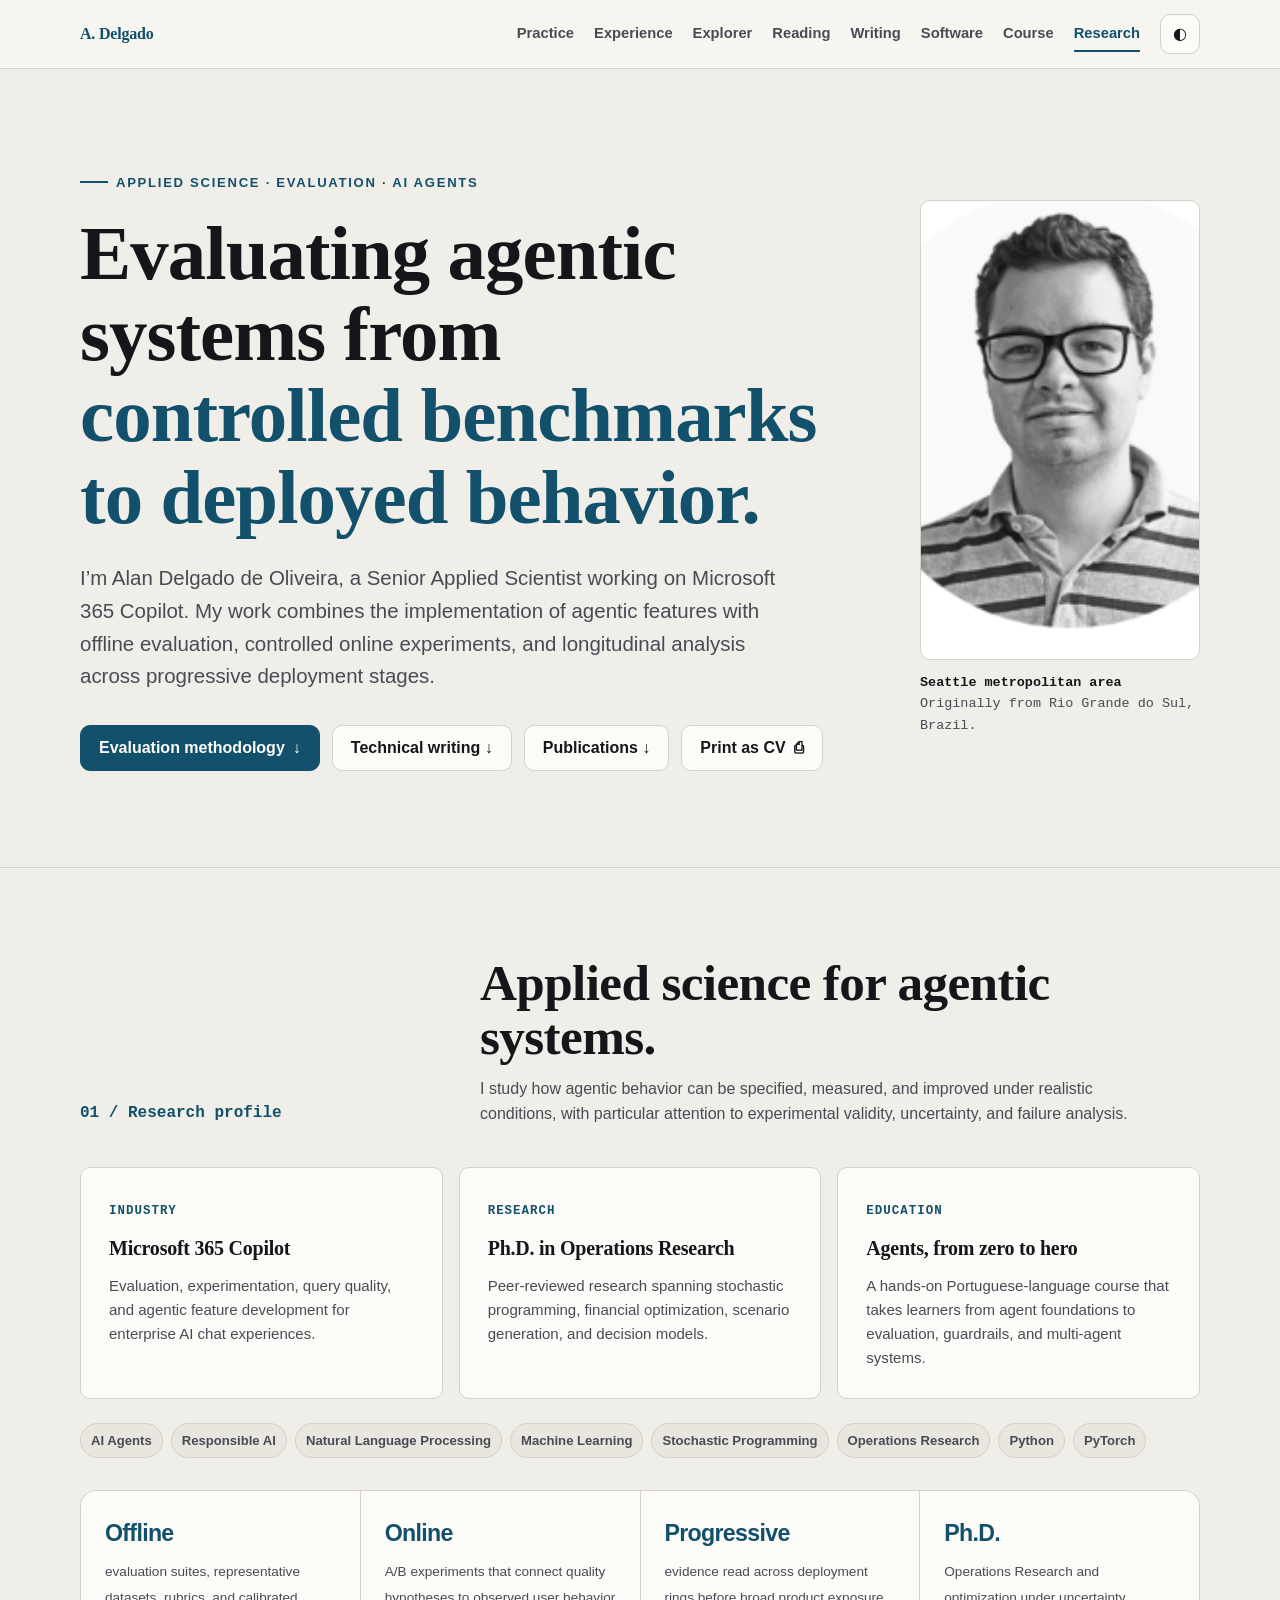
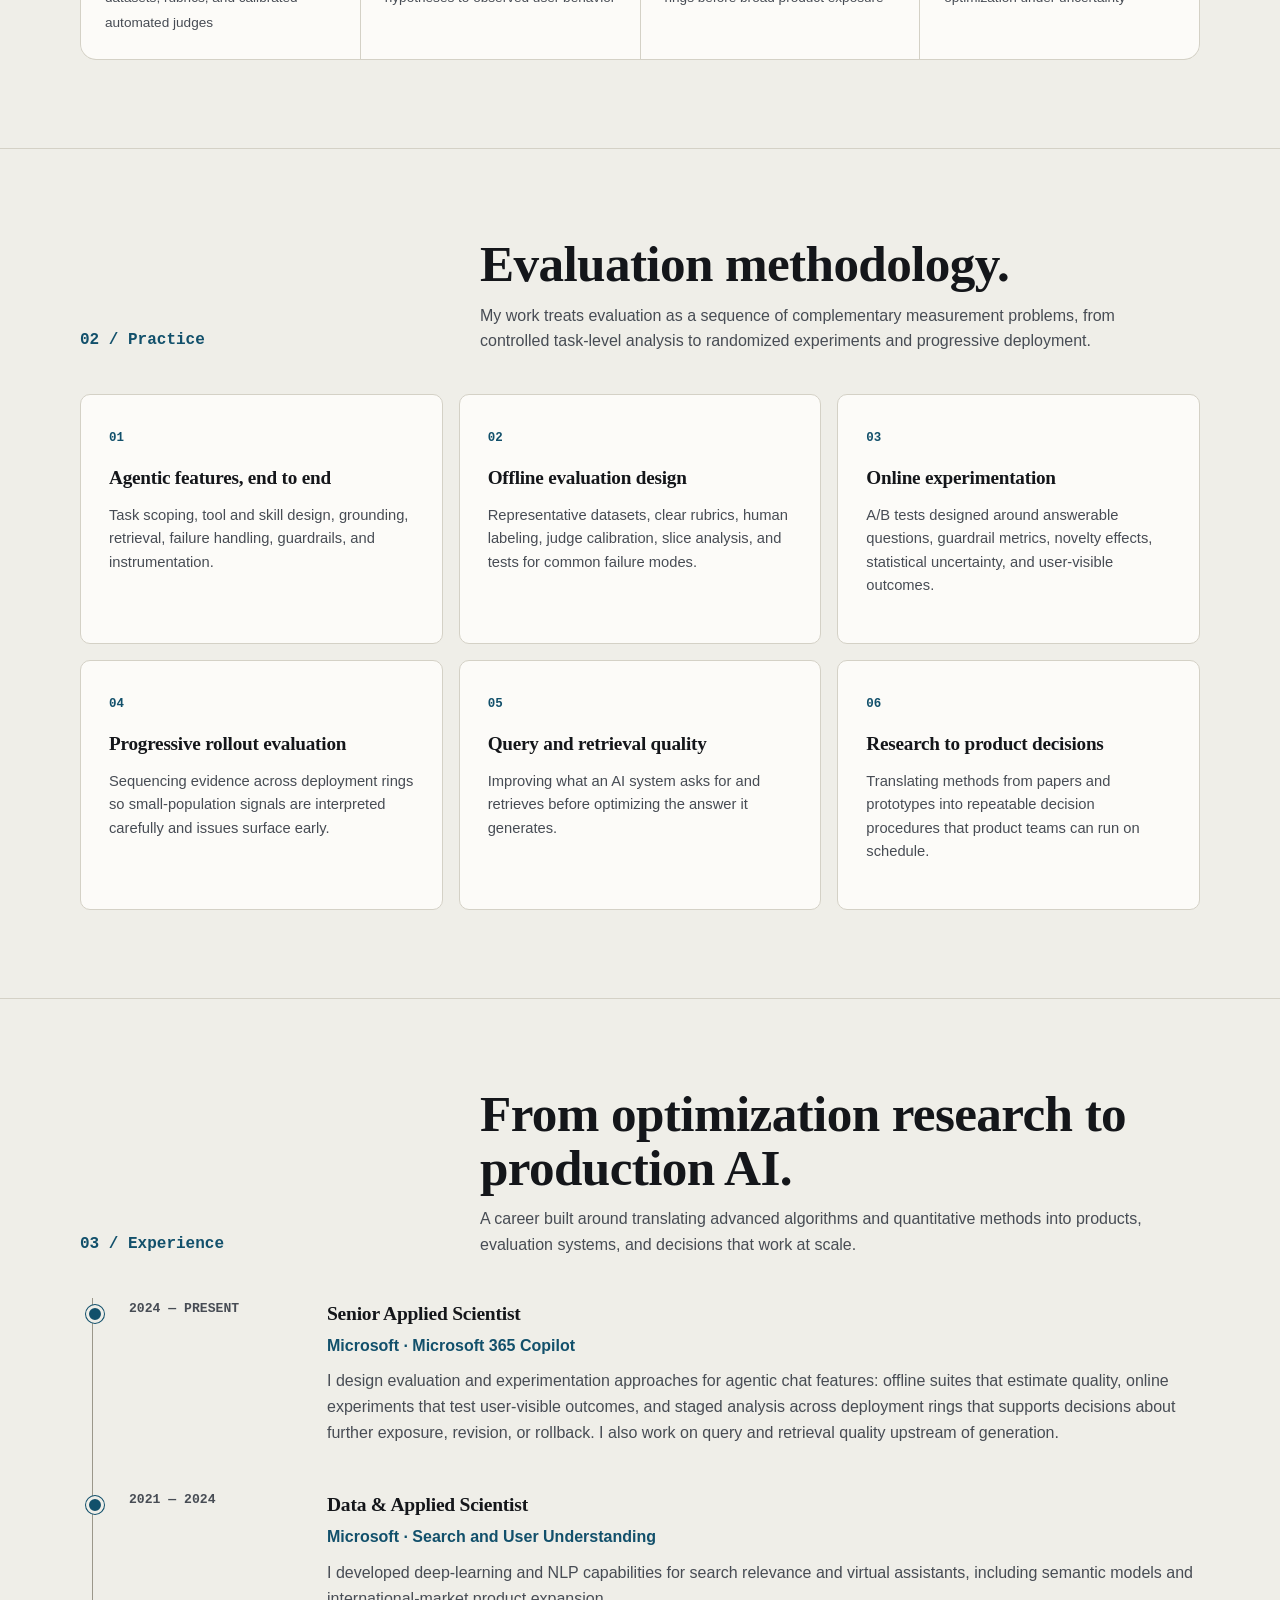
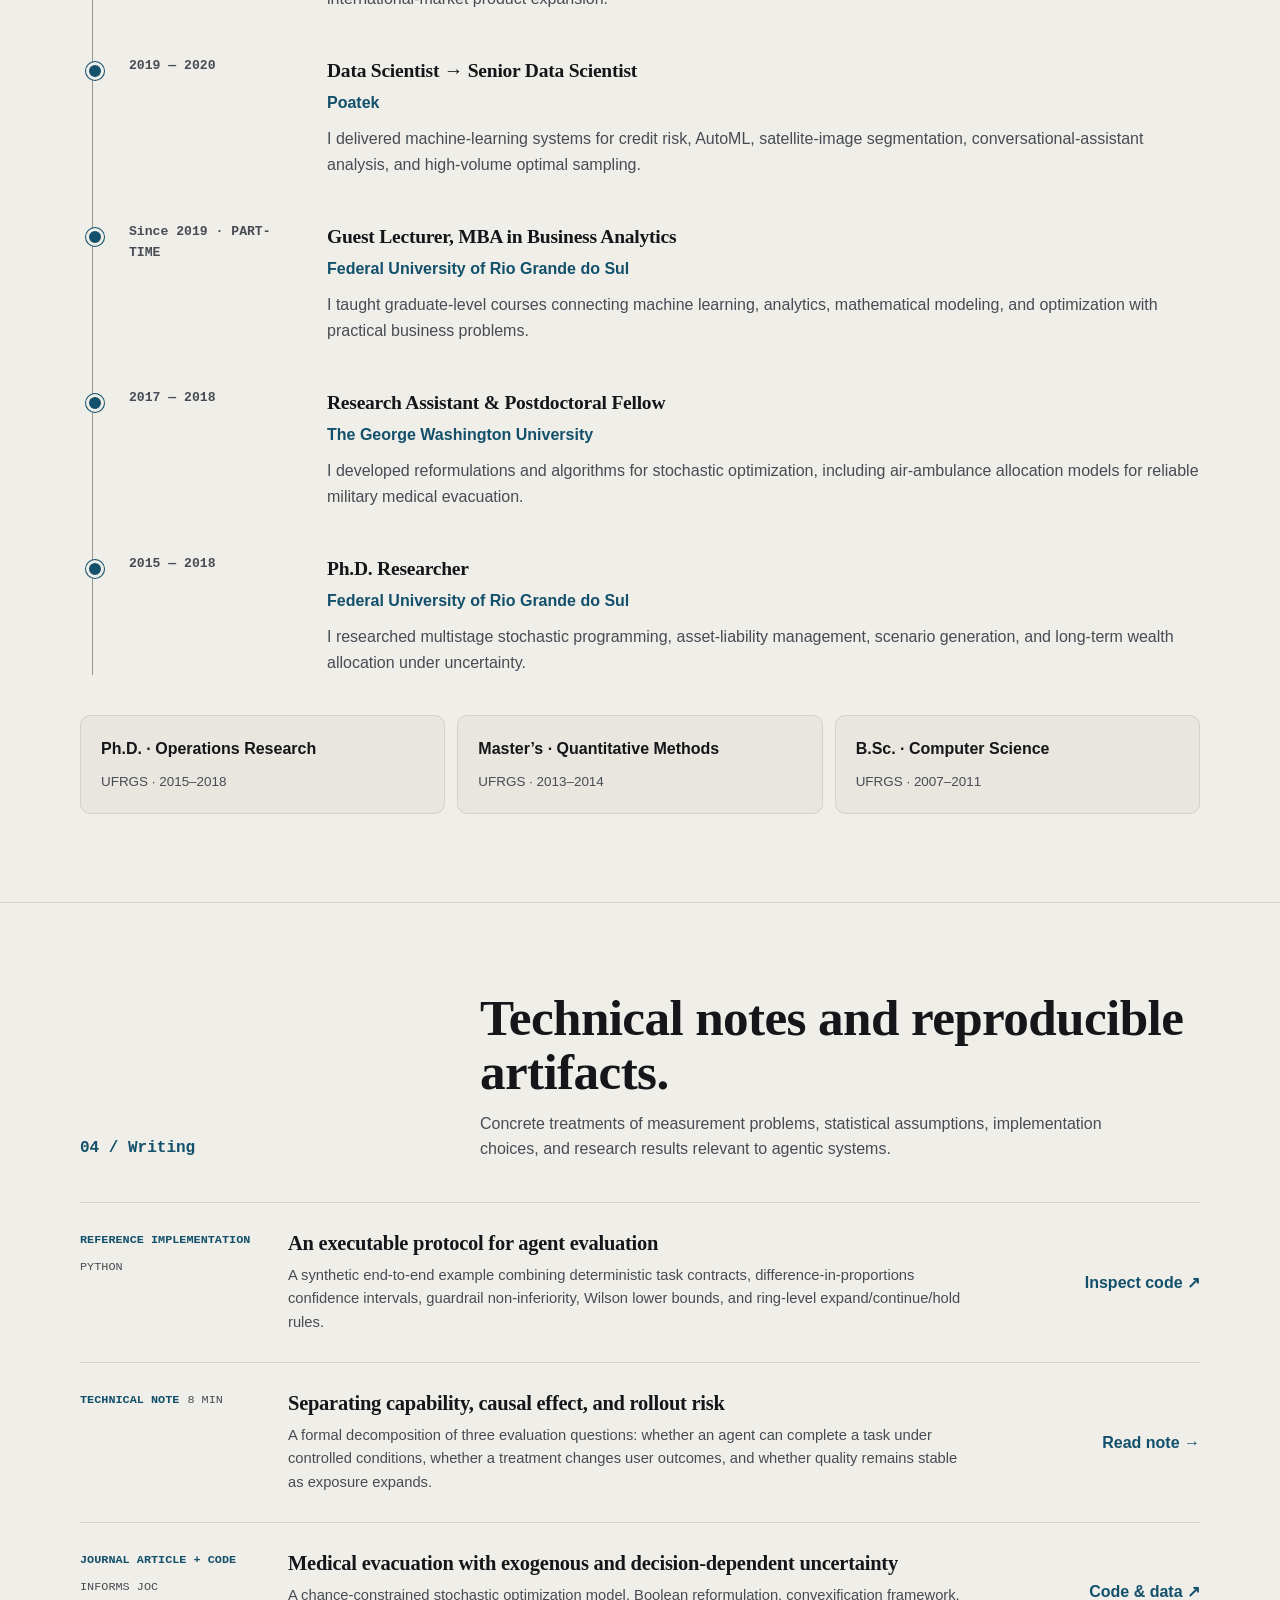
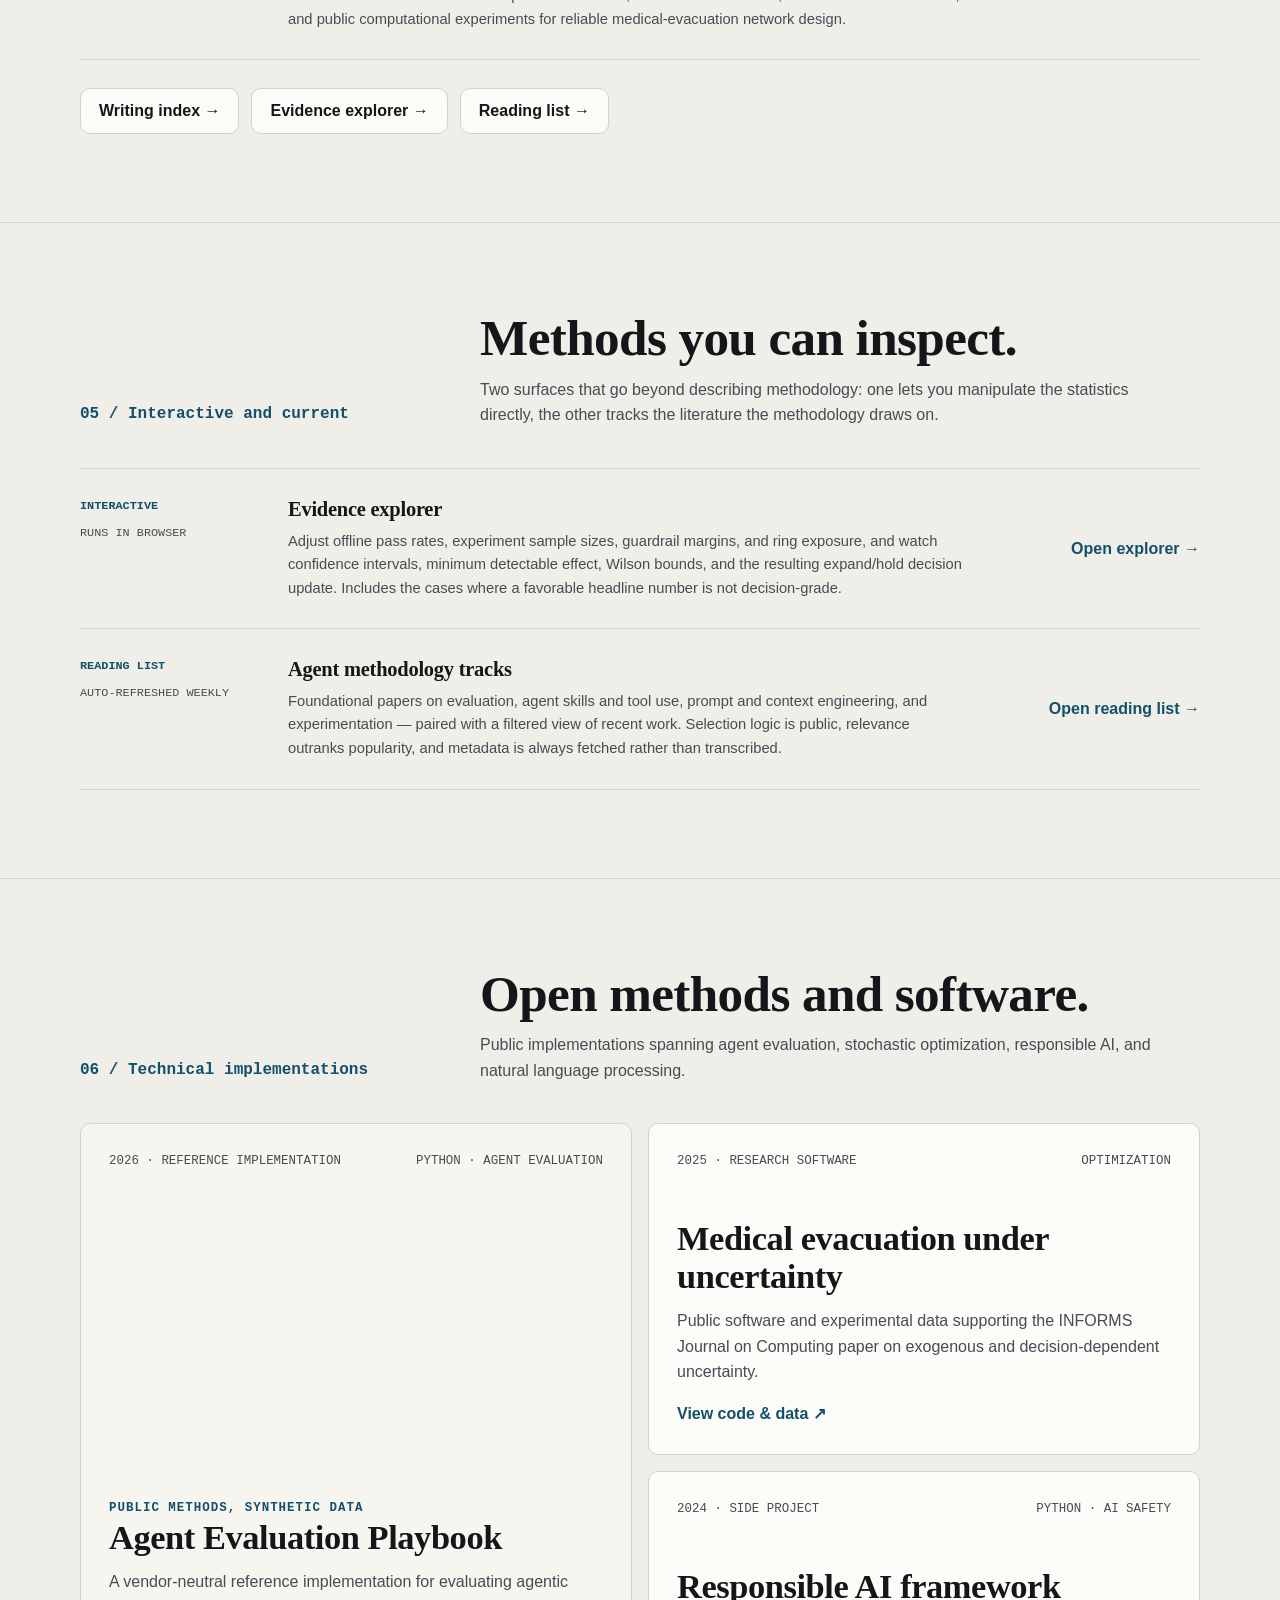
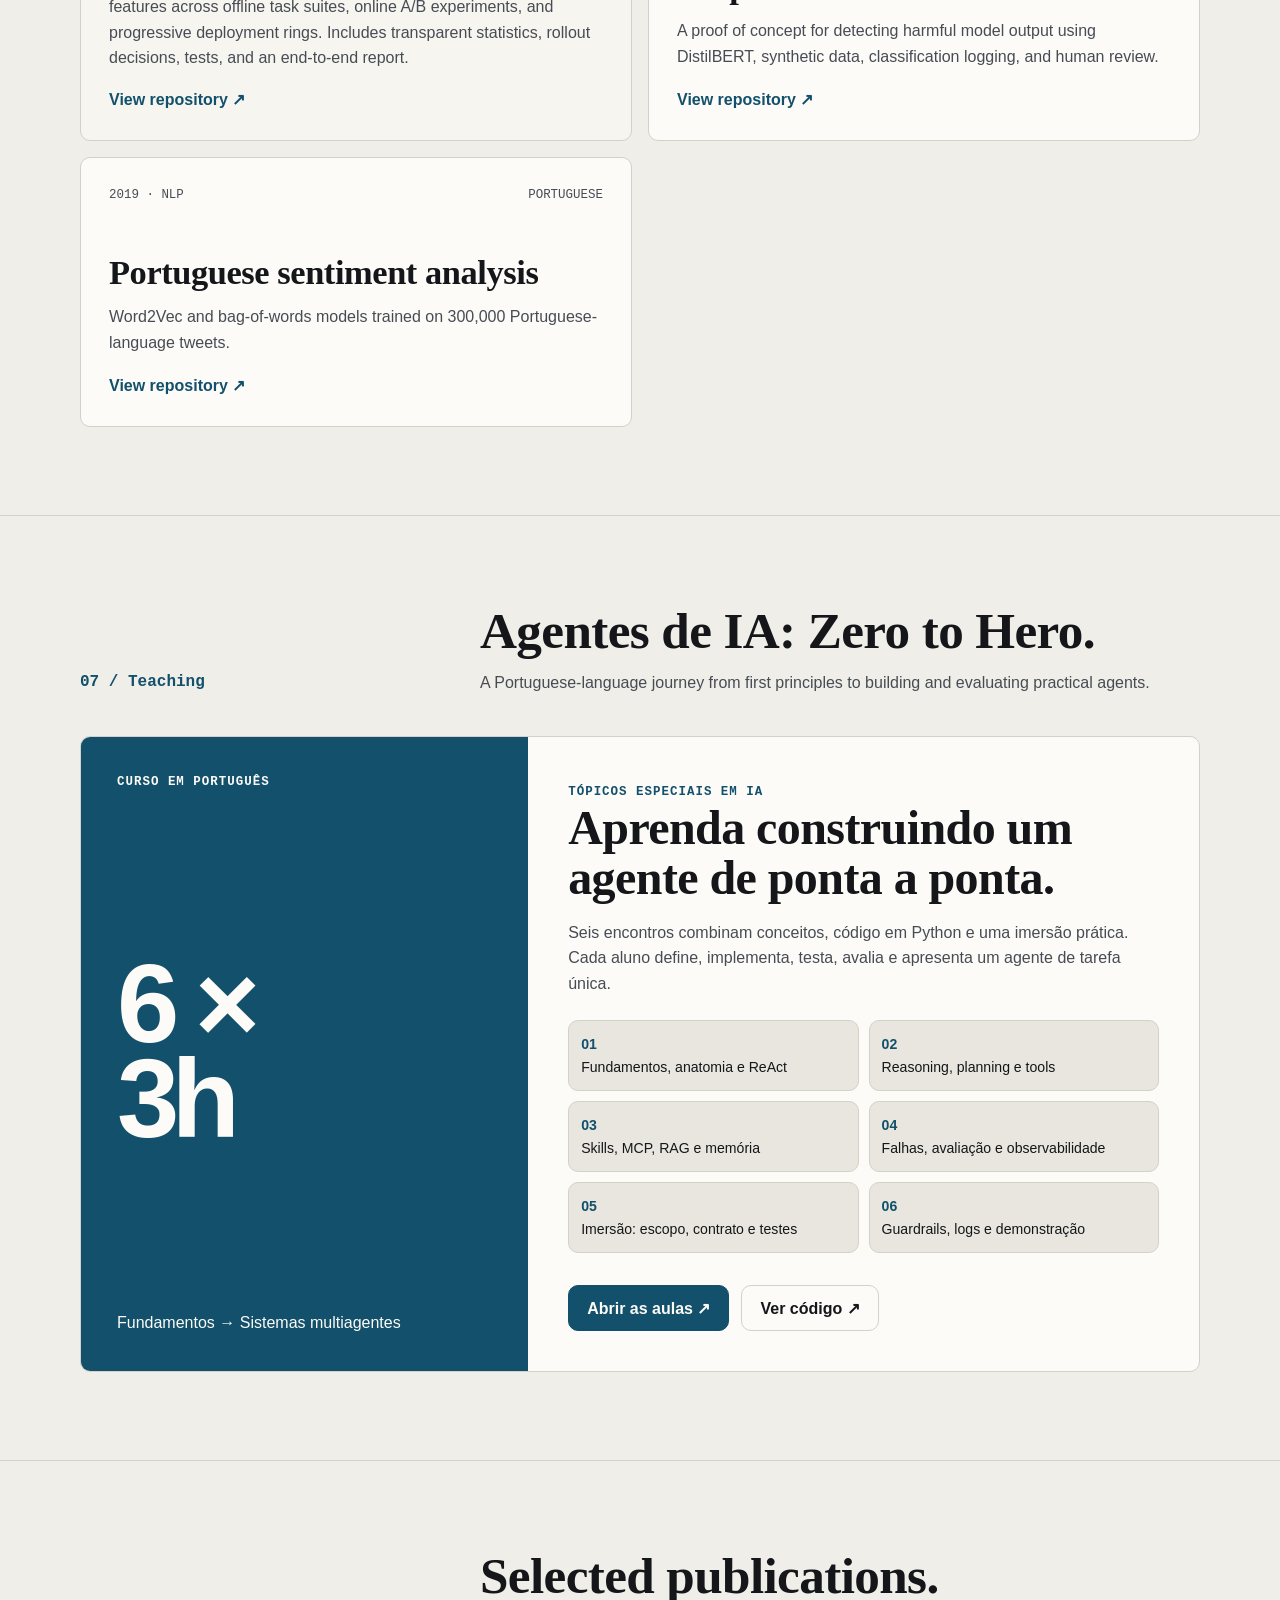
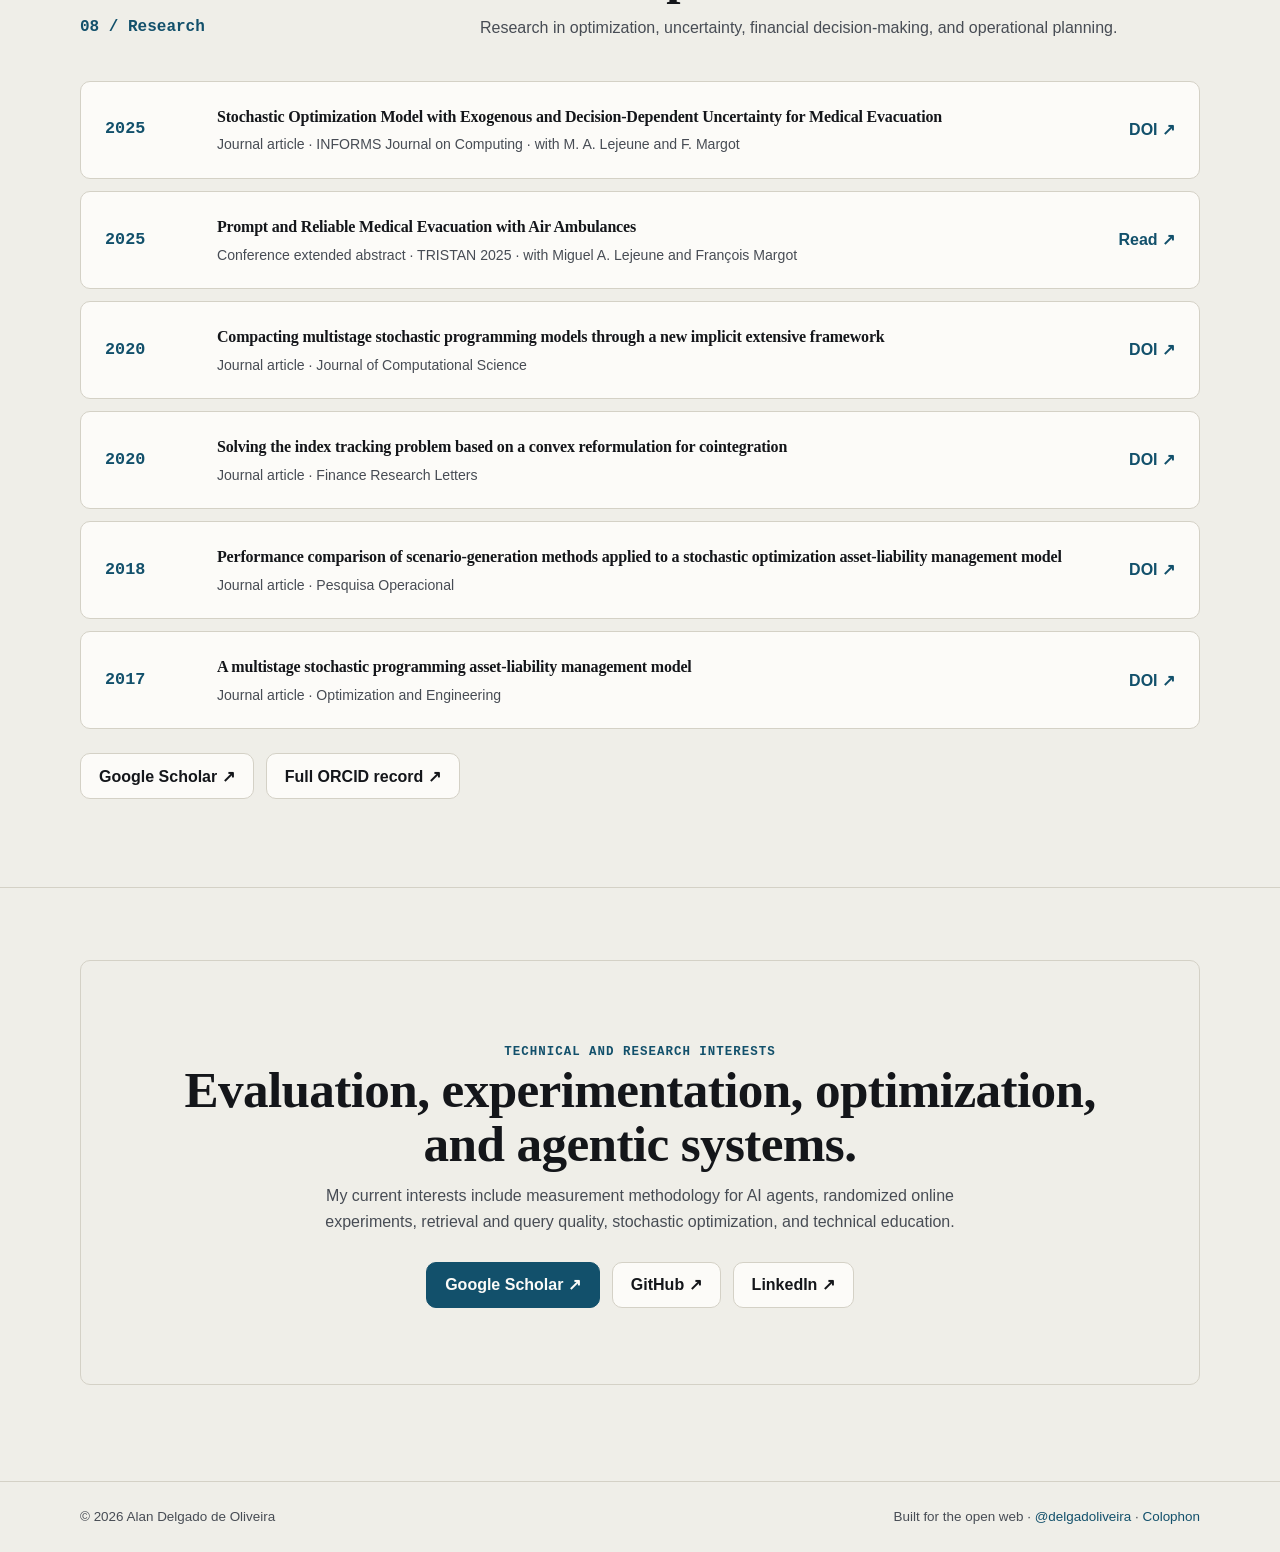
<file: index.html>
<!doctype html>
<html lang="en">
<head>
  <meta charset="utf-8">
  <meta name="viewport" content="width=device-width, initial-scale=1">
  <meta name="description" content="Alan Delgado de Oliveira — Senior Applied Scientist working on evaluation, experimentation, and agentic features for Microsoft 365 Copilot.">
  <link rel="canonical" href="https://delgadoliveira.github.io/">
  <meta property="og:type" content="website">
  <meta property="og:url" content="https://delgadoliveira.github.io/">
  <meta property="og:title" content="Alan Delgado de Oliveira — Applied Scientist">
  <meta property="og:description" content="Evaluation, experimentation, and agentic AI features. Ph.D. in Operations Research.">
  <meta property="og:image" content="https://delgadoliveira.github.io/assets/portrait.png">
  <meta name="twitter:card" content="summary">
  <title>Alan Delgado de Oliveira — Applied Scientist</title>
  <script>
    (() => {
      const param = new URLSearchParams(window.location.search).get("clawpilotTheme");
      const stored = localStorage.getItem("portfolio-theme");
      const theme =
        param || stored || (window.matchMedia("(prefers-color-scheme: dark)").matches ? "dark" : "light");
      document.documentElement.setAttribute("data-theme", theme);
    })();
  </script>
  <script type="application/ld+json">
    {
      "@context": "https://schema.org",
      "@type": "Person",
      "name": "Alan Delgado de Oliveira",
      "url": "https://delgadoliveira.github.io/",
      "image": "https://delgadoliveira.github.io/assets/portrait.png",
      "jobTitle": "Senior Applied Scientist",
      "worksFor": { "@type": "Organization", "name": "Microsoft" },
      "alumniOf": { "@type": "CollegeOrUniversity", "name": "Federal University of Rio Grande do Sul" },
      "sameAs": [
        "https://github.com/delgadoliveira",
        "https://www.linkedin.com/in/delgadoliveira",
        "https://orcid.org/0000-0003-4260-5844"
      ]
    }
  </script>
  <link rel="stylesheet" href="/assets/theme.css">
  <style>
    * { box-sizing: border-box; }
    html { scroll-behavior: smooth; }
    body {
      margin: 0;
      background: var(--cp-bg);
      color: var(--cp-text);
      font-family: "Segoe UI", Aptos, Calibri, -apple-system, BlinkMacSystemFont, sans-serif;
      line-height: 1.6;
    }
    body::before {
      content: none;
    }
    a { color: inherit; }
    img { display: block; max-width: 100%; }
    button { font: inherit; }
    .shell { width: min(1120px, calc(100% - 40px)); margin: 0 auto; }
    .skip-link {
      position: fixed;
      left: 16px;
      top: -60px;
      padding: 10px 16px;
      background: var(--cp-accent);
      color: var(--cp-accent-fg);
      border-radius: 0.625rem;
      z-index: 100;
    }
    .skip-link:focus { top: 16px; }
    .site-header {
      position: sticky;
      top: 0;
      z-index: 30;
      border-bottom: 1px solid var(--cp-border);
      background: var(--cp-bg-elevated);
    }
    .nav {
      min-height: 68px;
      display: flex;
      align-items: center;
      justify-content: space-between;
      gap: 24px;
    }
    .brand {
      font-weight: 800;
      text-decoration: none;
      letter-spacing: -0.02em;
    }
    .brand-mark { color: var(--cp-accent); }
    .nav-links { display: flex; align-items: center; gap: 20px; }
    .nav-links a {
      color: var(--cp-text-muted);
      text-decoration: none;
      font-size: 0.92rem;
      font-weight: 600;
    }
    .nav-links a:hover, .nav-links a:focus-visible { color: var(--cp-accent); }
    .theme-toggle {
      display: inline-grid;
      place-items: center;
      width: 40px;
      height: 40px;
      border: 1px solid var(--cp-border);
      border-radius: 0.625rem;
      background: var(--cp-surface);
      color: var(--cp-text);
      cursor: pointer;
    }
    .theme-toggle:hover { border-color: var(--cp-accent); color: var(--cp-accent); }
    .hero {
      min-height: min(780px, calc(100vh - 68px));
      display: grid;
      grid-template-columns: 1fr 280px;
      align-items: center;
      gap: 80px;
      padding: 96px 0;
    }
    .eyebrow {
      display: inline-flex;
      align-items: center;
      gap: 8px;
      margin: 0 0 20px;
      color: var(--cp-accent);
      font-size: 0.82rem;
      font-weight: 800;
      letter-spacing: 0.13em;
      text-transform: uppercase;
    }
    .eyebrow::before {
      content: "";
      width: 28px;
      height: 2px;
      background: var(--cp-accent);
    }
    h1, h2, h3, p { margin-top: 0; }
    h1 {
      max-width: 820px;
      margin-bottom: 24px;
      font-size: clamp(3rem, 6vw, 5.4rem);
      line-height: 0.98;
      letter-spacing: -0.055em;
    }
    .hero-name { color: var(--cp-accent); }
    .hero-copy {
      max-width: 700px;
      margin-bottom: 32px;
      color: var(--cp-text-muted);
      font-size: clamp(1.08rem, 2vw, 1.28rem);
    }
    .actions { display: flex; flex-wrap: wrap; gap: 12px; }
    .button {
      display: inline-flex;
      align-items: center;
      justify-content: center;
      gap: 8px;
      min-height: 46px;
      padding: 0 18px;
      border: 1px solid var(--cp-accent);
      border-radius: 0.625rem;
      background: var(--cp-accent);
      color: var(--cp-accent-fg);
      font-weight: 700;
      text-decoration: none;
      transition: transform 160ms ease, background 160ms ease;
    }
    .button:hover { background: var(--cp-accent-hover); transform: translateY(-2px); }
    .button.secondary {
      background: var(--cp-surface);
      color: var(--cp-text);
      border-color: var(--cp-border);
    }
    .button.secondary:hover { color: var(--cp-accent); border-color: var(--cp-accent); }
    .portrait-wrap {
      position: relative;
      justify-self: end;
      width: min(100%, 280px);
    }
    .portrait-wrap::before {
      content: none;
    }
    .portrait {
      width: 100%;
      aspect-ratio: 1;
      object-fit: cover;
      border: 1px solid var(--cp-border);
      border-radius: 0.625rem;
      background: var(--cp-surface);
      filter: saturate(0.82);
    }
    .status {
      position: static;
      max-width: none;
      padding: 12px 0 0;
      border: 0;
      background: transparent;
      color: var(--cp-text-muted);
      font-size: 0.84rem;
    }
    .status strong { display: block; color: var(--cp-text); }
    section {
      padding: 88px 0;
      border-top: 1px solid var(--cp-border);
      scroll-margin-top: 60px;
    }
    .hero { border-top: 0; }
    .section-head {
      display: grid;
      grid-template-columns: 0.5fr 1fr;
      gap: 40px;
      align-items: end;
      margin-bottom: 40px;
    }
    .section-number {
      color: var(--cp-accent);
      font-family: Consolas, "Courier New", Courier, monospace;
      font-weight: 700;
    }
    h2 {
      margin-bottom: 12px;
      font-size: clamp(2rem, 4vw, 3.25rem);
      line-height: 1.05;
      letter-spacing: -0.04em;
    }
    .section-intro { max-width: 680px; margin-bottom: 0; color: var(--cp-text-muted); }
    .pill-row { display: flex; flex-wrap: wrap; gap: 8px; margin-top: 24px; }
    .pill {
      padding: 6px 10px;
      border: 1px solid var(--cp-border);
      border-radius: 999px;
      background: var(--cp-surface-soft);
      color: var(--cp-text-muted);
      font-size: 0.82rem;
      font-weight: 600;
    }
    .profile-grid {
      display: grid;
      grid-template-columns: repeat(3, 1fr);
      gap: 16px;
    }
    .facts {
      display: grid;
      grid-template-columns: repeat(4, 1fr);
      gap: 1px;
      margin-top: 32px;
      overflow: hidden;
      border: 1px solid var(--cp-border);
      border-radius: 16px;
      background: var(--cp-border);
    }
    .fact {
      min-height: 124px;
      padding: 24px;
      background: var(--cp-surface);
    }
    .fact strong {
      display: block;
      margin-bottom: 6px;
      color: var(--cp-accent);
      font-size: 1.45rem;
      letter-spacing: -0.03em;
    }
    .fact span { color: var(--cp-text-muted); font-size: 0.85rem; }
    .profile-card, .project-card, .publication, .course {
      border: 1px solid var(--cp-border);
      border-radius: 0.625rem;
      background: var(--cp-surface);
      box-shadow: none;
    }
    .profile-card { padding: 28px; }
    .card-kicker {
      color: var(--cp-accent);
      font-family: Consolas, "Courier New", Courier, monospace;
      font-size: 0.78rem;
      font-weight: 700;
      letter-spacing: 0.08em;
      text-transform: uppercase;
    }
    .profile-card h3 { margin: 10px 0; font-size: 1.25rem; }
    .profile-card p { margin-bottom: 0; color: var(--cp-text-muted); font-size: 0.94rem; }
    .practice-grid {
      display: grid;
      grid-template-columns: repeat(3, 1fr);
      gap: 16px;
    }
    .practice-card {
      min-height: 250px;
      padding: 28px;
      border: 1px solid var(--cp-border);
      border-radius: 0.625rem;
      background: var(--cp-surface);
      box-shadow: none;
    }
    .practice-card h3 { margin: 14px 0 10px; font-size: 1.2rem; }
    .practice-card p { margin-bottom: 0; color: var(--cp-text-muted); font-size: 0.92rem; }
    .practice-index {
      color: var(--cp-accent);
      font-family: Consolas, "Courier New", Courier, monospace;
      font-size: 0.78rem;
      font-weight: 800;
    }
    .timeline {
      position: relative;
      margin-left: 12px;
      padding-left: 36px;
      border-left: 1px solid var(--cp-border-strong);
    }
    .role {
      position: relative;
      display: grid;
      grid-template-columns: 170px 1fr;
      gap: 28px;
      padding: 0 0 44px;
    }
    .role:last-child { padding-bottom: 0; }
    .role::before {
      content: "";
      position: absolute;
      left: -43px;
      top: 7px;
      width: 12px;
      height: 12px;
      border: 3px solid var(--cp-bg);
      border-radius: 999px;
      background: var(--cp-accent);
      box-shadow: 0 0 0 1px var(--cp-accent);
    }
    .role-time {
      color: var(--cp-text-muted);
      font-family: Consolas, "Courier New", Courier, monospace;
      font-size: 0.82rem;
      font-weight: 700;
    }
    .role h3 { margin-bottom: 4px; font-size: 1.22rem; }
    .role-company { margin-bottom: 10px; color: var(--cp-accent); font-weight: 700; }
    .role-description { margin-bottom: 0; color: var(--cp-text-muted); }
    .education-grid {
      display: grid;
      grid-template-columns: repeat(3, 1fr);
      gap: 12px;
      margin-top: 40px;
    }
    .education-item {
      padding: 20px;
      border: 1px solid var(--cp-border);
      border-radius: 0.625rem;
      background: var(--cp-surface-soft);
    }
    .education-item strong { display: block; margin-bottom: 6px; }
    .education-item span { color: var(--cp-text-muted); font-size: 0.84rem; }
    .writing-grid {
      display: grid;
      grid-template-columns: 1fr;
      gap: 0;
      border-top: 1px solid var(--cp-border);
    }
    .writing-card {
      min-height: 0;
      display: grid;
      grid-template-columns: 180px 1fr auto;
      align-items: start;
      gap: 28px;
      padding: 28px 0;
      border: 0;
      border-bottom: 1px solid var(--cp-border);
      border-radius: 0;
      background: transparent;
      box-shadow: none;
    }
    .writing-card:first-child { background: transparent; }
    .writing-card h3 { margin: 0 0 8px; font-size: 1.28rem; line-height: 1.2; }
    .writing-card p { max-width: 680px; margin: 0; color: var(--cp-text-muted); font-size: 0.92rem; }
    .writing-card .text-link { align-self: center; margin-top: 0; white-space: nowrap; }
    .writing-meta {
      display: flex;
      flex-wrap: wrap;
      gap: 8px;
      color: var(--cp-text-muted);
      font-family: Consolas, "Courier New", Courier, monospace;
      font-size: 0.74rem;
      text-transform: uppercase;
    }
    .writing-type {
      color: var(--cp-accent);
      font-weight: 800;
    }
    .projects-grid {
      display: grid;
      grid-template-columns: repeat(2, 1fr);
      gap: 16px;
    }
    .project-card {
      min-height: 270px;
      padding: 28px;
      display: flex;
      flex-direction: column;
      transition: border-color 180ms ease;
    }
    .project-card:hover { border-color: var(--cp-border-strong); }
    .project-card.featured {
      grid-row: span 2;
      min-height: 556px;
      background: var(--cp-bg-elevated);
    }
    .project-meta {
      display: flex;
      justify-content: space-between;
      gap: 12px;
      margin-bottom: 48px;
      color: var(--cp-text-muted);
      font-family: Consolas, "Courier New", Courier, monospace;
      font-size: 0.78rem;
    }
    .project-card.featured .project-meta { margin-bottom: auto; }
    .project-card h3 { margin-bottom: 12px; font-size: clamp(1.4rem, 3vw, 2.15rem); line-height: 1.1; }
    .project-card p { color: var(--cp-text-muted); }
    .text-link {
      width: fit-content;
      margin-top: auto;
      color: var(--cp-link);
      font-weight: 700;
      text-decoration: none;
    }
    .text-link:hover { text-decoration: underline; }
    .course {
      display: grid;
      grid-template-columns: 0.8fr 1.2fr;
      overflow: hidden;
    }
    .course-visual {
      min-height: 420px;
      display: flex;
      flex-direction: column;
      justify-content: space-between;
      padding: 36px;
      background: var(--cp-accent);
      color: var(--cp-accent-fg);
    }
    .course-visual .card-kicker { color: var(--cp-accent-fg); }
    .course-visual strong {
      font-size: clamp(3.6rem, 9vw, 7rem);
      line-height: 0.85;
      letter-spacing: -0.07em;
    }
    .course-content { padding: 40px; }
    .course-content h3 { margin-bottom: 16px; font-size: clamp(1.8rem, 4vw, 3rem); line-height: 1.05; }
    .course-content > p { color: var(--cp-text-muted); }
    .module-list {
      display: grid;
      grid-template-columns: repeat(2, 1fr);
      gap: 10px;
      margin: 24px 0 32px;
    }
    .module {
      padding: 12px;
      border: 1px solid var(--cp-border);
      border-radius: 0.625rem;
      background: var(--cp-surface-soft);
      font-size: 0.88rem;
    }
    .module span { display: block; color: var(--cp-accent); font-weight: 800; }
    .publications { border-top: 1px solid var(--cp-border); }
    .publication {
      display: grid;
      grid-template-columns: 88px 1fr auto;
      gap: 24px;
      align-items: center;
      margin-bottom: 12px;
      padding: 22px 24px;
    }
    .pub-year {
      color: var(--cp-accent);
      font-family: Consolas, "Courier New", Courier, monospace;
      font-size: 1.05rem;
      font-weight: 800;
    }
    .publication h3 { margin-bottom: 4px; font-size: 1rem; }
    .publication p { margin-bottom: 0; color: var(--cp-text-muted); font-size: 0.88rem; }
    .pub-link {
      color: var(--cp-link);
      font-weight: 700;
      text-decoration: none;
      white-space: nowrap;
    }
    .pub-link:hover { text-decoration: underline; }
    .contact {
      padding: 72px 0 96px;
      text-align: center;
    }
    .contact-card {
      padding: clamp(32px, 7vw, 76px);
      border: 1px solid var(--cp-border);
      border-radius: 0.625rem;
      background: transparent;
    }
    .contact-card p { max-width: 650px; margin: 0 auto 28px; color: var(--cp-text-muted); }
    footer {
      padding: 24px 0;
      border-top: 1px solid var(--cp-border);
      color: var(--cp-text-muted);
      font-size: 0.84rem;
    }
    .footer-row { display: flex; justify-content: space-between; gap: 20px; }
    .footer-row a { color: var(--cp-link); text-decoration: none; }
    .footer-row a:hover { text-decoration: underline; }
    .reveal {
      opacity: 0;
      transform: translateY(16px);
      transition: opacity 480ms ease, transform 480ms ease;
    }
    .reveal.visible { opacity: 1; transform: none; }
    :focus-visible { outline: 3px solid var(--cp-accent); outline-offset: 3px; }

    @media (max-width: 860px) {
      .nav { flex-wrap: wrap; gap: 8px; padding: 10px 0; }
      .nav-links {
        width: 100%;
        justify-content: flex-start;
        overflow-x: auto;
        padding-bottom: 4px;
      }
      .nav-links a { white-space: nowrap; }
      .hero { grid-template-columns: 1fr; min-height: auto; gap: 56px; padding: 72px 0; }
      .portrait-wrap { justify-self: start; width: min(76vw, 320px); }
      .section-head, .course { grid-template-columns: 1fr; }
      .profile-grid { grid-template-columns: 1fr; }
      .practice-grid { grid-template-columns: repeat(2, 1fr); }
      .writing-grid { grid-template-columns: 1fr; }
      .writing-card { grid-template-columns: 1fr; gap: 10px; }
      .writing-card .text-link { justify-self: start; }
      .facts { grid-template-columns: repeat(2, 1fr); }
      .role { grid-template-columns: 1fr; gap: 6px; }
      .education-grid { grid-template-columns: 1fr; }
      .projects-grid { grid-template-columns: 1fr; }
      .project-card.featured { grid-row: auto; min-height: 380px; }
      .course-visual { min-height: 300px; }
    }
    @media (max-width: 600px) {
      .shell { width: min(100% - 24px, 1120px); }
      h1 { font-size: clamp(2.8rem, 15vw, 4.2rem); }
      section { padding: 68px 0; }
      .module-list { grid-template-columns: 1fr; }
      .practice-grid { grid-template-columns: 1fr; }
      .facts { grid-template-columns: 1fr; }
      .publication { grid-template-columns: 1fr; gap: 8px; }
      .pub-link { margin-top: 4px; }
      .footer-row { flex-direction: column; }
    }
    @media (prefers-reduced-motion: reduce) {
      html { scroll-behavior: auto; }
      *, *::before, *::after { transition: none !important; }
      .reveal { opacity: 1; transform: none; }
    }
  </style>
  <noscript><style>.reveal { opacity: 1; transform: none; }</style></noscript>
</head>
<body>
  <a class="skip-link" href="#main">Skip to content</a>

  <header class="site-header">
    <nav class="nav shell" aria-label="Primary navigation">
      <a class="brand" href="#top"><span class="brand-mark">A.</span> Delgado</a>
      <div class="nav-links">
        <a href="#practice">Practice</a>
        <a href="#experience">Experience</a>
        <a href="/explorer/">Explorer</a>
        <a href="/reading/">Reading</a>
        <a href="#writing">Writing</a>
        <a href="#work">Software</a>
        <a href="#course">Course</a>
        <a href="#research">Research</a>
        <button class="theme-toggle" id="themeToggle" aria-label="Toggle color theme" aria-pressed="false" title="Toggle theme">◐</button>
      </div>
    </nav>
  </header>

  <main id="main">
    <section class="hero shell" id="top">
      <div>
        <p class="eyebrow">Applied Science · Evaluation · AI Agents</p>
        <h1>Evaluating agentic systems from <span class="hero-name">controlled benchmarks to deployed behavior.</span></h1>
        <p class="hero-copy">
          I’m Alan Delgado de Oliveira, a Senior Applied Scientist working on Microsoft 365 Copilot.
          My work combines the implementation of agentic features with offline evaluation, controlled
          online experiments, and longitudinal analysis across progressive deployment stages.
        </p>
        <div class="actions">
          <a class="button" href="#practice">Evaluation methodology <span aria-hidden="true">↓</span></a>
          <a class="button secondary" href="#writing">Technical writing ↓</a>
          <a class="button secondary" href="#research">Publications ↓</a>
          <button class="button secondary" type="button" id="printCv">Print as CV <span aria-hidden="true">⎙</span></button>
        </div>
      </div>
      <div class="portrait-wrap" aria-label="Portrait of Alan Delgado de Oliveira">
        <img class="portrait" src="/assets/portrait.png" width="460" height="460" loading="eager" decoding="async" alt="Alan Delgado de Oliveira">
        <div class="status"><strong>Seattle metropolitan area</strong>Originally from Rio Grande do Sul, Brazil.</div>
      </div>
    </section>

    <section id="profile">
      <div class="shell">
        <div class="section-head reveal">
          <div><span class="section-number">01 / Research profile</span></div>
          <div>
            <h2>Applied science for agentic systems.</h2>
            <p class="section-intro">
              I study how agentic behavior can be specified, measured, and improved under realistic
              conditions, with particular attention to experimental validity, uncertainty, and failure analysis.
            </p>
          </div>
        </div>
        <div class="profile-grid">
          <article class="profile-card reveal">
            <span class="card-kicker">Industry</span>
            <h3>Microsoft 365 Copilot</h3>
            <p>Evaluation, experimentation, query quality, and agentic feature development for enterprise AI chat experiences.</p>
          </article>
          <article class="profile-card reveal">
            <span class="card-kicker">Research</span>
            <h3>Ph.D. in Operations Research</h3>
            <p>Peer-reviewed research spanning stochastic programming, financial optimization, scenario generation, and decision models.</p>
          </article>
          <article class="profile-card reveal">
            <span class="card-kicker">Education</span>
            <h3>Agents, from zero to hero</h3>
            <p>A hands-on Portuguese-language course that takes learners from agent foundations to evaluation, guardrails, and multi-agent systems.</p>
          </article>
        </div>
        <div class="pill-row reveal" aria-label="Areas of expertise">
          <span class="pill">AI Agents</span>
          <span class="pill">Responsible AI</span>
          <span class="pill">Natural Language Processing</span>
          <span class="pill">Machine Learning</span>
          <span class="pill">Stochastic Programming</span>
          <span class="pill">Operations Research</span>
          <span class="pill">Python</span>
          <span class="pill">PyTorch</span>
        </div>
        <div class="facts reveal" aria-label="Career highlights">
          <div class="fact"><strong>Offline</strong><span>evaluation suites, representative datasets, rubrics, and calibrated automated judges</span></div>
          <div class="fact"><strong>Online</strong><span>A/B experiments that connect quality hypotheses to observed user behavior</span></div>
          <div class="fact"><strong>Progressive</strong><span>evidence read across deployment rings before broad product exposure</span></div>
          <div class="fact"><strong>Ph.D.</strong><span>Operations Research and optimization under uncertainty</span></div>
        </div>
      </div>
    </section>

    <section id="practice">
      <div class="shell">
        <div class="section-head reveal">
          <div><span class="section-number">02 / Practice</span></div>
          <div>
            <h2>Evaluation methodology.</h2>
            <p class="section-intro">
              My work treats evaluation as a sequence of complementary measurement problems, from
              controlled task-level analysis to randomized experiments and progressive deployment.
            </p>
          </div>
        </div>
        <div class="practice-grid">
          <article class="practice-card reveal"><span class="practice-index">01</span><h3>Agentic features, end to end</h3><p>Task scoping, tool and skill design, grounding, retrieval, failure handling, guardrails, and instrumentation.</p></article>
          <article class="practice-card reveal"><span class="practice-index">02</span><h3>Offline evaluation design</h3><p>Representative datasets, clear rubrics, human labeling, judge calibration, slice analysis, and tests for common failure modes.</p></article>
          <article class="practice-card reveal"><span class="practice-index">03</span><h3>Online experimentation</h3><p>A/B tests designed around answerable questions, guardrail metrics, novelty effects, statistical uncertainty, and user-visible outcomes.</p></article>
          <article class="practice-card reveal"><span class="practice-index">04</span><h3>Progressive rollout evaluation</h3><p>Sequencing evidence across deployment rings so small-population signals are interpreted carefully and issues surface early.</p></article>
          <article class="practice-card reveal"><span class="practice-index">05</span><h3>Query and retrieval quality</h3><p>Improving what an AI system asks for and retrieves before optimizing the answer it generates.</p></article>
          <article class="practice-card reveal"><span class="practice-index">06</span><h3>Research to product decisions</h3><p>Translating methods from papers and prototypes into repeatable decision procedures that product teams can run on schedule.</p></article>
        </div>
      </div>
    </section>

    <section id="experience">
      <div class="shell">
        <div class="section-head reveal">
          <div><span class="section-number">03 / Experience</span></div>
          <div>
            <h2>From optimization research to production AI.</h2>
            <p class="section-intro">
              A career built around translating advanced algorithms and quantitative methods into
              products, evaluation systems, and decisions that work at scale.
            </p>
          </div>
        </div>
        <div class="timeline">
          <article class="role reveal">
            <div class="role-time">2024 — PRESENT</div>
            <div>
              <h3>Senior Applied Scientist</h3>
              <p class="role-company">Microsoft · Microsoft 365 Copilot</p>
              <p class="role-description">
                I design evaluation and experimentation approaches for agentic chat features: offline
                suites that estimate quality, online experiments that test user-visible outcomes, and
                staged analysis across deployment rings that supports decisions about further exposure,
                revision, or rollback.
                I also work on query and retrieval quality upstream of generation.
              </p>
            </div>
          </article>
          <article class="role reveal">
            <div class="role-time">2021 — 2024</div>
            <div>
              <h3>Data & Applied Scientist</h3>
              <p class="role-company">Microsoft · Search and User Understanding</p>
              <p class="role-description">
                I developed deep-learning and NLP capabilities for search relevance and virtual assistants,
                including semantic models and international-market product expansion.
              </p>
            </div>
          </article>
          <article class="role reveal">
            <div class="role-time">2019 — 2020</div>
            <div>
              <h3>Data Scientist → Senior Data Scientist</h3>
              <p class="role-company">Poatek</p>
              <p class="role-description">
                I delivered machine-learning systems for credit risk, AutoML, satellite-image segmentation,
                conversational-assistant analysis, and high-volume optimal sampling.
              </p>
            </div>
          </article>
          <article class="role reveal">
            <div class="role-time">Since 2019 · PART-TIME</div>
            <div>
              <h3>Guest Lecturer, MBA in Business Analytics</h3>
              <p class="role-company">Federal University of Rio Grande do Sul</p>
              <p class="role-description">
                I taught graduate-level courses connecting machine learning, analytics, mathematical
                modeling, and optimization with practical business problems.
              </p>
            </div>
          </article>
          <article class="role reveal">
            <div class="role-time">2017 — 2018</div>
            <div>
              <h3>Research Assistant & Postdoctoral Fellow</h3>
              <p class="role-company">The George Washington University</p>
              <p class="role-description">
                I developed reformulations and algorithms for stochastic optimization, including air-ambulance
                allocation models for reliable military medical evacuation.
              </p>
            </div>
          </article>
          <article class="role reveal">
            <div class="role-time">2015 — 2018</div>
            <div>
              <h3>Ph.D. Researcher</h3>
              <p class="role-company">Federal University of Rio Grande do Sul</p>
              <p class="role-description">
                I researched multistage stochastic programming, asset-liability management, scenario
                generation, and long-term wealth allocation under uncertainty.
              </p>
            </div>
          </article>
        </div>
        <div class="education-grid reveal" aria-label="Education">
          <div class="education-item"><strong>Ph.D. · Operations Research</strong><span>UFRGS · 2015–2018</span></div>
          <div class="education-item"><strong>Master’s · Quantitative Methods</strong><span>UFRGS · 2013–2014</span></div>
          <div class="education-item"><strong>B.Sc. · Computer Science</strong><span>UFRGS · 2007–2011</span></div>
        </div>
      </div>
    </section>

    <section id="writing">
      <div class="shell">
        <div class="section-head reveal">
          <div><span class="section-number">04 / Writing</span></div>
          <div>
            <h2>Technical notes and reproducible artifacts.</h2>
            <p class="section-intro">
              Concrete treatments of measurement problems, statistical assumptions, implementation
              choices, and research results relevant to agentic systems.
            </p>
          </div>
        </div>
        <div class="writing-grid">
          <article class="writing-card reveal">
            <div class="writing-meta"><span class="writing-type">Reference implementation</span><span>Python</span></div>
            <div>
              <h3>An executable protocol for agent evaluation</h3>
              <p>A synthetic end-to-end example combining deterministic task contracts, difference-in-proportions confidence intervals, guardrail non-inferiority, Wilson lower bounds, and ring-level expand/continue/hold rules.</p>
            </div>
            <a class="text-link" href="https://github.com/delgadoliveira/agent-evaluation-playbook" target="_blank" rel="noreferrer">Inspect code ↗</a>
          </article>
          <article class="writing-card reveal">
            <div class="writing-meta"><span class="writing-type">Technical note</span><span>8 min</span></div>
            <div>
              <h3>Separating capability, causal effect, and rollout risk</h3>
              <p>A formal decomposition of three evaluation questions: whether an agent can complete a task under controlled conditions, whether a treatment changes user outcomes, and whether quality remains stable as exposure expands.</p>
            </div>
            <a class="text-link" href="writing/evidence-stack/">Read note →</a>
          </article>
          <article class="writing-card reveal">
            <div class="writing-meta"><span class="writing-type">Journal article + code</span><span>INFORMS JOC</span></div>
            <div>
              <h3>Medical evacuation with exogenous and decision-dependent uncertainty</h3>
              <p>A chance-constrained stochastic optimization model, Boolean reformulation, convexification framework, and public computational experiments for reliable medical-evacuation network design.</p>
            </div>
            <a class="text-link" href="https://github.com/INFORMSJoC/2024.0986" target="_blank" rel="noreferrer">Code & data ↗</a>
          </article>
        </div>
        <div class="actions reveal" style="margin-top: 28px;">
          <a class="button secondary" href="writing/">Writing index →</a>
          <a class="button secondary" href="explorer/">Evidence explorer →</a>
          <a class="button secondary" href="reading/">Reading list →</a>
        </div>
      </div>
    </section>

    <section id="tools">
      <div class="shell">
        <div class="section-head reveal">
          <div><span class="section-number">05 / Interactive and current</span></div>
          <div>
            <h2>Methods you can inspect.</h2>
            <p class="section-intro">
              Two surfaces that go beyond describing methodology: one lets you manipulate the
              statistics directly, the other tracks the literature the methodology draws on.
            </p>
          </div>
        </div>
        <div class="writing-grid">
          <article class="writing-card reveal">
            <div class="writing-meta"><span class="writing-type">Interactive</span><span>Runs in browser</span></div>
            <div>
              <h3>Evidence explorer</h3>
              <p>Adjust offline pass rates, experiment sample sizes, guardrail margins, and ring exposure, and watch confidence intervals, minimum detectable effect, Wilson bounds, and the resulting expand/hold decision update. Includes the cases where a favorable headline number is not decision-grade.</p>
            </div>
            <a class="text-link" href="explorer/">Open explorer →</a>
          </article>
          <article class="writing-card reveal">
            <div class="writing-meta"><span class="writing-type">Reading list</span><span>Auto-refreshed weekly</span></div>
            <div>
              <h3>Agent methodology tracks</h3>
              <p>Foundational papers on evaluation, agent skills and tool use, prompt and context engineering, and experimentation — paired with a filtered view of recent work. Selection logic is public, relevance outranks popularity, and metadata is always fetched rather than transcribed.</p>
            </div>
            <a class="text-link" href="reading/">Open reading list →</a>
          </article>
        </div>
      </div>
    </section>

    <section id="work">
      <div class="shell">
        <div class="section-head reveal">
          <div><span class="section-number">06 / Technical implementations</span></div>
          <div>
            <h2>Open methods and software.</h2>
            <p class="section-intro">Public implementations spanning agent evaluation, stochastic optimization, responsible AI, and natural language processing.</p>
          </div>
        </div>
        <div class="projects-grid">
          <article class="project-card featured reveal">
            <div class="project-meta"><span>2026 · REFERENCE IMPLEMENTATION</span><span>PYTHON · AGENT EVALUATION</span></div>
            <div>
              <span class="card-kicker">Public methods, synthetic data</span>
              <h3>Agent Evaluation Playbook</h3>
              <p>
                A vendor-neutral reference implementation for evaluating agentic features across
                offline task suites, online A/B experiments, and progressive deployment rings.
                Includes transparent statistics, rollout decisions, tests, and an end-to-end report.
              </p>
              <a class="text-link" href="https://github.com/delgadoliveira/agent-evaluation-playbook" target="_blank" rel="noreferrer">View repository ↗</a>
            </div>
          </article>
          <article class="project-card reveal">
            <div class="project-meta"><span>2025 · RESEARCH SOFTWARE</span><span>OPTIMIZATION</span></div>
            <h3>Medical evacuation under uncertainty</h3>
            <p>Public software and experimental data supporting the INFORMS Journal on Computing paper on exogenous and decision-dependent uncertainty.</p>
            <a class="text-link" href="https://github.com/INFORMSJoC/2024.0986" target="_blank" rel="noreferrer">View code & data ↗</a>
          </article>
          <article class="project-card reveal">
            <div class="project-meta"><span>2024 · SIDE PROJECT</span><span>PYTHON · AI SAFETY</span></div>
            <h3>Responsible AI framework</h3>
            <p>A proof of concept for detecting harmful model output using DistilBERT, synthetic data, classification logging, and human review.</p>
            <a class="text-link" href="https://github.com/delgadoliveira/responsibleAI" target="_blank" rel="noreferrer">View repository ↗</a>
          </article>
          <article class="project-card reveal">
            <div class="project-meta"><span>2019 · NLP</span><span>PORTUGUESE</span></div>
            <h3>Portuguese sentiment analysis</h3>
            <p>Word2Vec and bag-of-words models trained on 300,000 Portuguese-language tweets.</p>
            <a class="text-link" href="https://github.com/delgadoliveira/portuguese_sentiment_analysis" target="_blank" rel="noreferrer">View repository ↗</a>
          </article>
        </div>
      </div>
    </section>

    <section id="course">
      <div class="shell">
        <div class="section-head reveal">
          <div><span class="section-number">07 / Teaching</span></div>
          <div>
            <h2>Agentes de IA: Zero to Hero.</h2>
            <p class="section-intro">A Portuguese-language journey from first principles to building and evaluating practical agents.</p>
          </div>
        </div>
        <article class="course reveal">
          <div class="course-visual">
            <span class="card-kicker">Curso em português</span>
            <strong>6 ×<br>3h</strong>
            <span>Fundamentos → Sistemas multiagentes</span>
          </div>
          <div class="course-content">
            <span class="card-kicker">Tópicos Especiais em IA</span>
            <h3>Aprenda construindo um agente de ponta a ponta.</h3>
            <p>
              Seis encontros combinam conceitos, código em Python e uma imersão prática. Cada aluno
              define, implementa, testa, avalia e apresenta um agente de tarefa única.
            </p>
            <div class="module-list">
              <div class="module"><span>01</span>Fundamentos, anatomia e ReAct</div>
              <div class="module"><span>02</span>Reasoning, planning e tools</div>
              <div class="module"><span>03</span>Skills, MCP, RAG e memória</div>
              <div class="module"><span>04</span>Falhas, avaliação e observabilidade</div>
              <div class="module"><span>05</span>Imersão: escopo, contrato e testes</div>
              <div class="module"><span>06</span>Guardrails, logs e demonstração</div>
            </div>
            <div class="actions">
              <a class="button" href="https://delgadoliveira.github.io/topicos-especiais-ia/" target="_blank" rel="noreferrer">Abrir as aulas ↗</a>
              <a class="button secondary" href="https://github.com/delgadoliveira/topicos-especiais-ia" target="_blank" rel="noreferrer">Ver código ↗</a>
            </div>
          </div>
        </article>
      </div>
    </section>

    <section id="research" class="publications">
      <div class="shell">
        <div class="section-head reveal">
          <div><span class="section-number">08 / Research</span></div>
          <div>
            <h2>Selected publications.</h2>
            <p class="section-intro">Research in optimization, uncertainty, financial decision-making, and operational planning.</p>
          </div>
        </div>
        <article class="publication reveal">
          <div class="pub-year">2025</div>
          <div>
            <h3>Stochastic Optimization Model with Exogenous and Decision-Dependent Uncertainty for Medical Evacuation</h3>
            <p>Journal article · INFORMS Journal on Computing · with M. A. Lejeune and F. Margot</p>
          </div>
          <a class="pub-link" href="https://doi.org/10.1287/ijoc.2024.0986" target="_blank" rel="noreferrer">DOI ↗</a>
        </article>
        <article class="publication reveal">
          <div class="pub-year">2025</div>
          <div>
            <h3>Prompt and Reliable Medical Evacuation with Air Ambulances</h3>
            <p>Conference extended abstract · TRISTAN 2025 · with Miguel A. Lejeune and François Margot</p>
          </div>
          <a class="pub-link" href="https://tristan2025.org/proceedings/TRISTAN2025_ExtendedAbstract_61.pdf" target="_blank" rel="noreferrer">Read ↗</a>
        </article>
        <article class="publication reveal">
          <div class="pub-year">2020</div>
          <div>
            <h3>Compacting multistage stochastic programming models through a new implicit extensive framework</h3>
            <p>Journal article · Journal of Computational Science</p>
          </div>
          <a class="pub-link" href="https://doi.org/10.1016/j.jocs.2020.101128" target="_blank" rel="noreferrer">DOI ↗</a>
        </article>
        <article class="publication reveal">
          <div class="pub-year">2020</div>
          <div>
            <h3>Solving the index tracking problem based on a convex reformulation for cointegration</h3>
            <p>Journal article · Finance Research Letters</p>
          </div>
          <a class="pub-link" href="https://doi.org/10.1016/j.frl.2019.101356" target="_blank" rel="noreferrer">DOI ↗</a>
        </article>
        <article class="publication reveal">
          <div class="pub-year">2018</div>
          <div>
            <h3>Performance comparison of scenario-generation methods applied to a stochastic optimization asset-liability management model</h3>
            <p>Journal article · Pesquisa Operacional</p>
          </div>
          <a class="pub-link" href="https://doi.org/10.1590/0101-7438.2018.038.01.0053" target="_blank" rel="noreferrer">DOI ↗</a>
        </article>
        <article class="publication reveal">
          <div class="pub-year">2017</div>
          <div>
            <h3>A multistage stochastic programming asset-liability management model</h3>
            <p>Journal article · Optimization and Engineering</p>
          </div>
          <a class="pub-link" href="https://doi.org/10.1007/s11081-016-9316-3" target="_blank" rel="noreferrer">DOI ↗</a>
        </article>
        <div class="actions reveal" style="margin-top: 24px;">
          <a class="button secondary" href="https://scholar.google.com/citations?user=CW01zIAAAAAJ&hl=en" target="_blank" rel="noreferrer">Google Scholar ↗</a>
          <a class="button secondary" href="https://orcid.org/0000-0003-4260-5844" target="_blank" rel="noreferrer">Full ORCID record ↗</a>
        </div>
      </div>
    </section>

    <section class="contact" id="contact">
      <div class="shell">
        <div class="contact-card reveal">
          <span class="card-kicker">Technical and research interests</span>
          <h2>Evaluation, experimentation, optimization, and agentic systems.</h2>
          <p>My current interests include measurement methodology for AI agents, randomized online experiments, retrieval and query quality, stochastic optimization, and technical education.</p>
          <div class="actions" style="justify-content: center;">
            <a class="button" href="https://scholar.google.com/citations?user=CW01zIAAAAAJ&hl=en" target="_blank" rel="noreferrer">Google Scholar ↗</a>
            <a class="button secondary" href="https://github.com/delgadoliveira" target="_blank" rel="noreferrer">GitHub ↗</a>
            <a class="button secondary" href="https://www.linkedin.com/in/delgadoliveira" target="_blank" rel="noreferrer">LinkedIn ↗</a>
          </div>
        </div>
      </div>
    </section>
  </main>

  <footer>
    <div class="footer-row shell">
      <span>© <span id="year"></span> Alan Delgado de Oliveira</span>
      <span>Built for the open web · <a href="https://github.com/delgadoliveira" target="_blank" rel="noreferrer">@delgadoliveira</a> · <a href="/colophon/">Colophon</a></span>
    </div>
  </footer>

  <script>
    const root = document.documentElement;
    const toggle = document.getElementById("themeToggle");
    toggle.addEventListener("click", () => {
      const next = root.getAttribute("data-theme") === "dark" ? "light" : "dark";
      root.setAttribute("data-theme", next);
      localStorage.setItem("portfolio-theme", next);
      toggle.setAttribute("aria-pressed", String(next === "dark"));
    });
    toggle.setAttribute("aria-pressed", String(root.getAttribute("data-theme") === "dark"));

    document.getElementById("year").textContent = new Date().getFullYear();

    const reveal = new IntersectionObserver((entries) => {
      entries.forEach((entry) => {
        if (entry.isIntersecting) {
          entry.target.classList.add("visible");
          reveal.unobserve(entry.target);
        }
      });
    }, { threshold: 0.12 });

    document.querySelectorAll(".reveal").forEach((element) => reveal.observe(element));

    // The page doubles as a printable CV; a dedicated print stylesheet reflows it.
    const printCv = document.getElementById("printCv");
    if (printCv) printCv.addEventListener("click", () => window.print());

    // Mark the section currently in view so the nav reflects position on a long page.
    (() => {
      const links = Array.from(document.querySelectorAll(".nav-links a[href^='#']"));
      if (!links.length) return;
      const byId = new Map();
      links.forEach((a) => {
        const el = document.getElementById(a.getAttribute("href").slice(1));
        if (el) byId.set(el, a);
      });
      if (!byId.size) return;

      let current = null;
      const spy = new IntersectionObserver(
        (entries) => {
          entries.forEach((entry) => {
            if (!entry.isIntersecting) return;
            const link = byId.get(entry.target);
            if (!link || link === current) return;
            if (current) {
              current.classList.remove("is-current");
              current.removeAttribute("aria-current");
            }
            link.classList.add("is-current");
            link.setAttribute("aria-current", "true");
            current = link;
          });
        },
        // Trigger around the upper third so the highlight matches what is being read.
        { rootMargin: "-25% 0px -65% 0px", threshold: 0 }
      );
      byId.forEach((_, section) => spy.observe(section));
    })();
  </script>
</body>
</html>
</file>
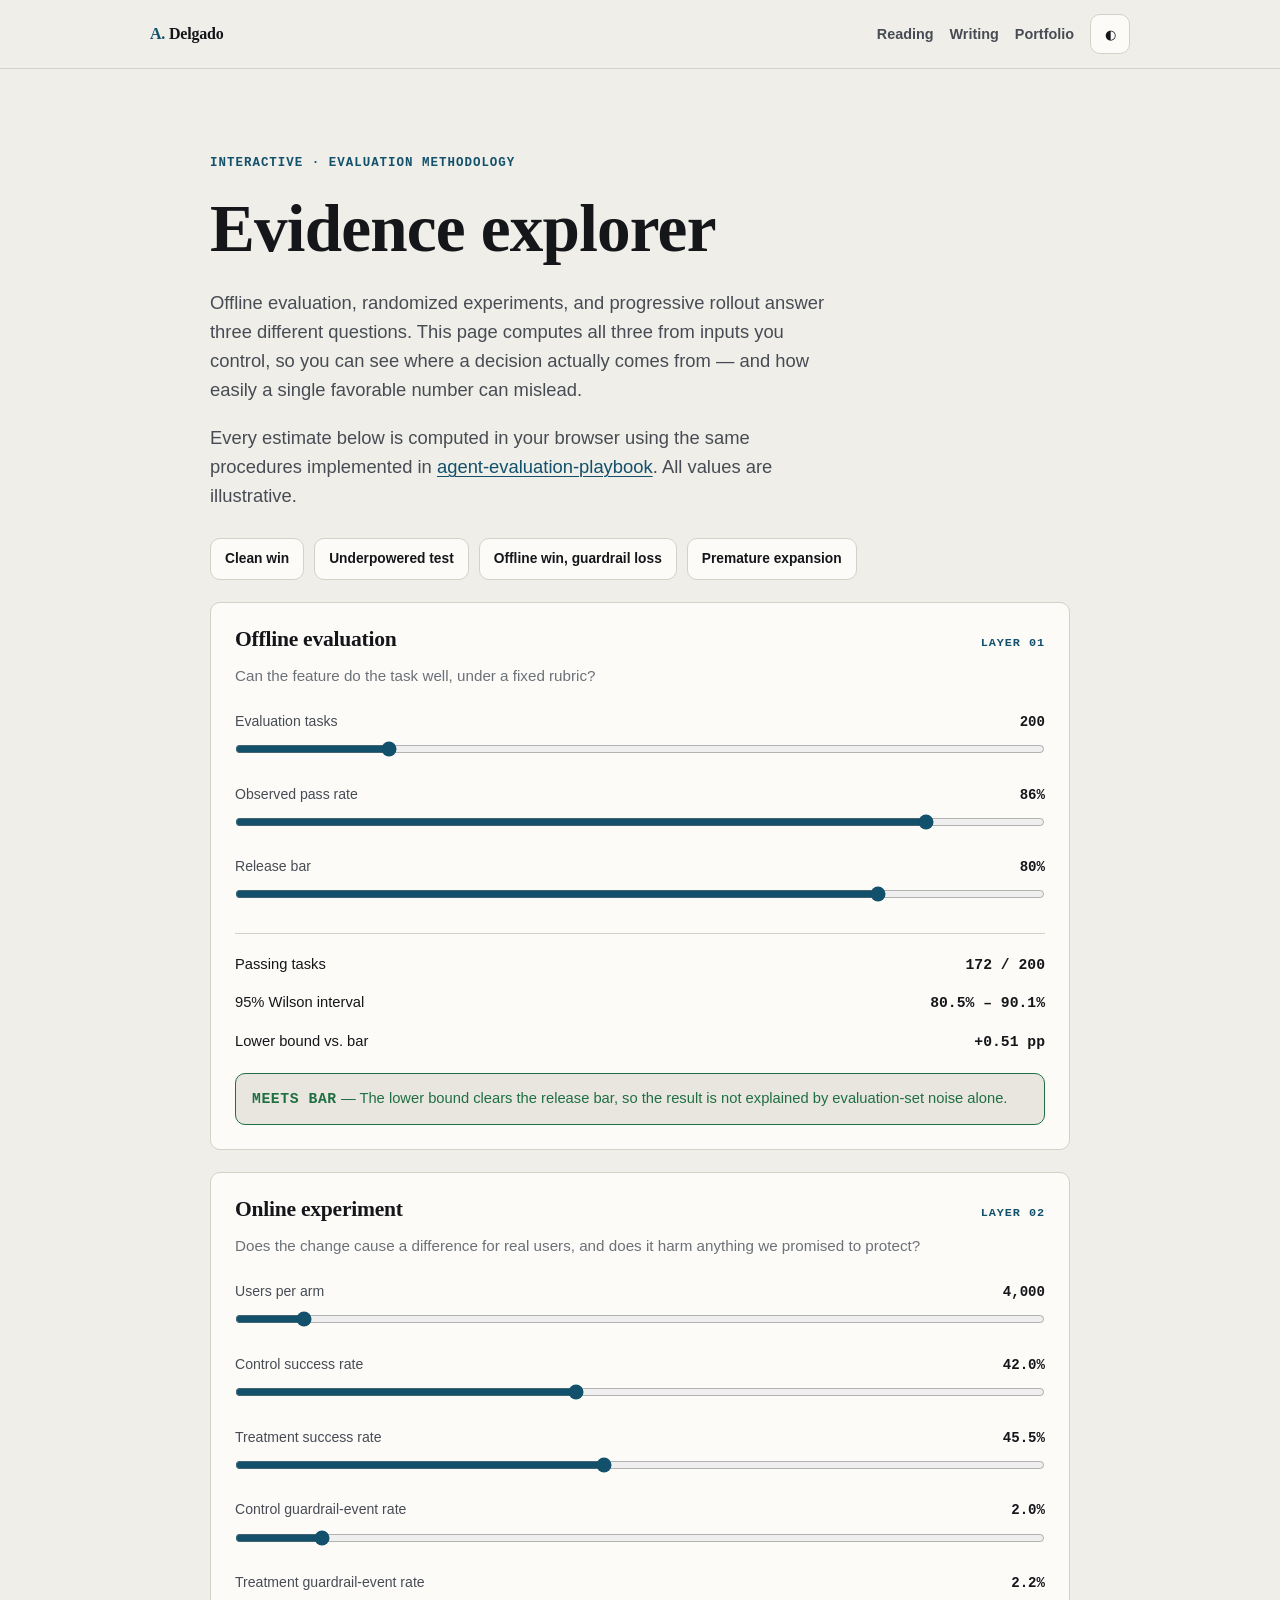
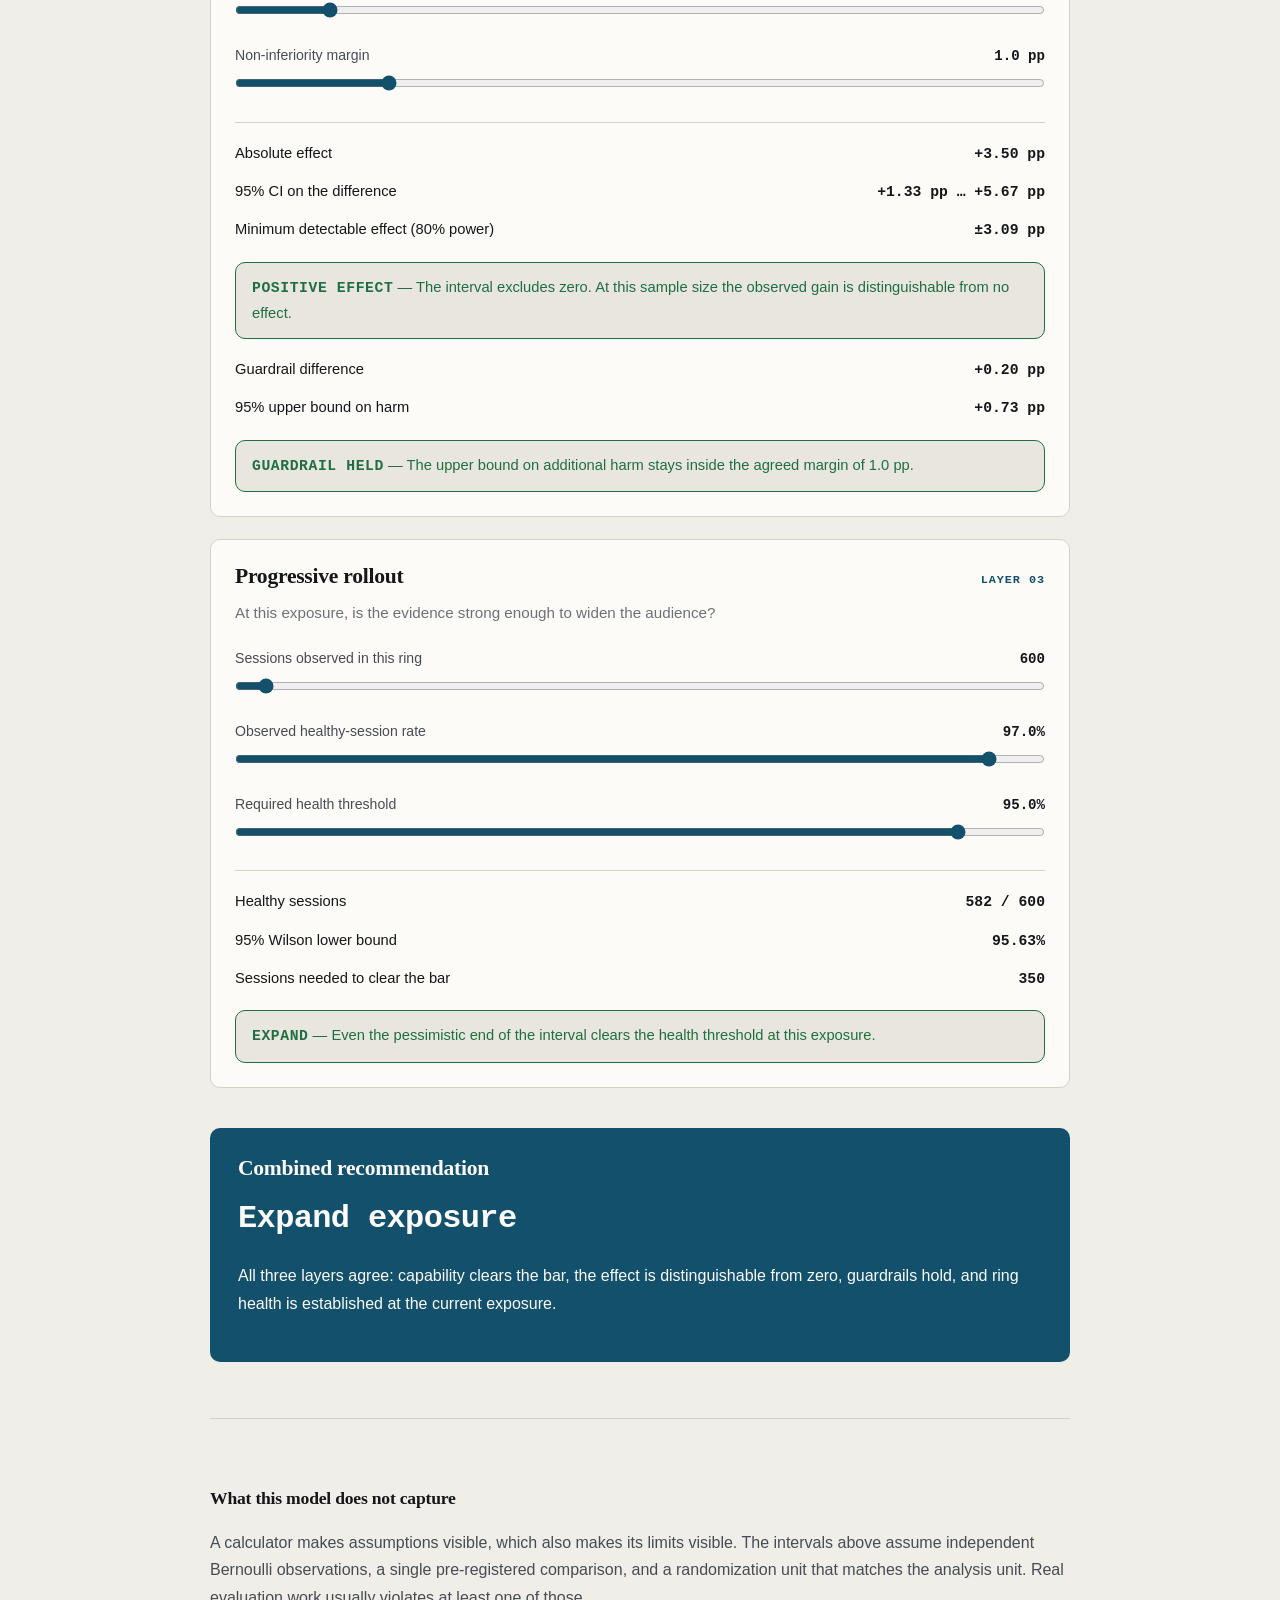
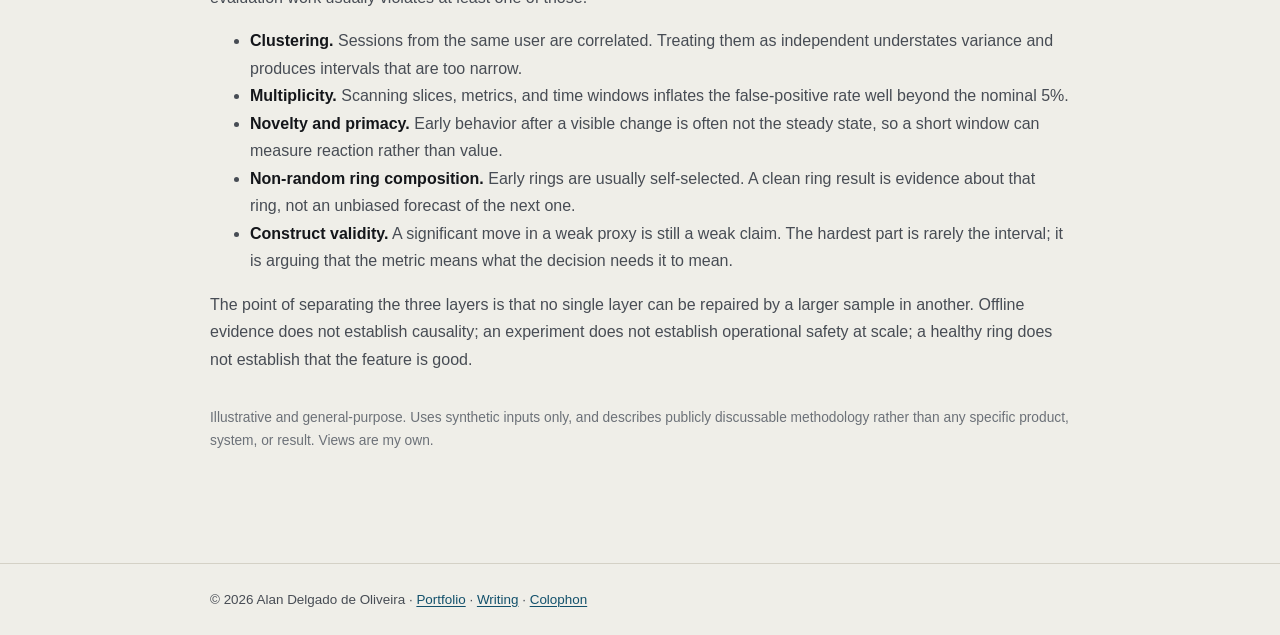
<file: explorer/index.html>
<!doctype html>
<html lang="en">
<head>
  <meta charset="utf-8">
  <meta name="viewport" content="width=device-width, initial-scale=1">
  <meta name="description" content="An interactive explorer for the three-layer evidence stack: offline capability, online causal effect, and progressive rollout risk. Adjust the inputs and watch the decision change.">
  <link rel="canonical" href="https://delgadoliveira.github.io/explorer/">
  <meta property="og:type" content="article">
  <meta property="og:title" content="Interactive evidence explorer — Alan Delgado">
  <meta property="og:description" content="Adjust offline, experiment, and rollout inputs and see how the shipping decision changes.">
  <title>Interactive evidence explorer — Alan Delgado</title>
  <script>
    (() => {
      const param = new URLSearchParams(window.location.search).get("clawpilotTheme");
      const stored = localStorage.getItem("portfolio-theme");
      const theme =
        param || stored || (window.matchMedia("(prefers-color-scheme: dark)").matches ? "dark" : "light");
      document.documentElement.setAttribute("data-theme", theme);
    })();
  </script>
  <link rel="stylesheet" href="/assets/theme.css">
  <style>
    * { box-sizing: border-box; }
    body {
      margin: 0;
      background: var(--cp-bg);
      color: var(--cp-text);
      font-family: "Segoe UI", Aptos, Calibri, -apple-system, BlinkMacSystemFont, sans-serif;
      line-height: 1.72;
    }
    a { color: var(--cp-link); }
    .shell { width: min(860px, calc(100% - 40px)); margin: 0 auto; }
    header {
      border-bottom: 1px solid var(--cp-border);
      background: var(--cp-overlay);
      backdrop-filter: blur(16px);
    }
    nav {
      width: min(980px, calc(100% - 40px));
      min-height: 68px;
      margin: 0 auto;
      display: flex;
      align-items: center;
      justify-content: space-between;
      gap: 20px;
    }
    .brand { color: var(--cp-text); font-weight: 800; text-decoration: none; }
    .brand span { color: var(--cp-accent); }
    .nav-actions { display: flex; align-items: center; gap: 16px; }
    .nav-actions a { color: var(--cp-text-muted); font-size: 0.9rem; font-weight: 700; text-decoration: none; }
    .theme-btn {
      width: 40px;
      height: 40px;
      border: 1px solid var(--cp-border);
      border-radius: 0.625rem;
      background: var(--cp-surface);
      color: var(--cp-text);
      cursor: pointer;
    }
    main { padding: 72px 0 96px; }
    .kicker {
      color: var(--cp-accent);
      font-family: Consolas, "Courier New", Courier, monospace;
      font-size: 0.78rem;
      font-weight: 800;
      letter-spacing: 0.08em;
      text-transform: uppercase;
    }
    h1 {
      margin: 18px 0 24px;
      font-size: clamp(2.4rem, 6.5vw, 4.2rem);
      line-height: 1.02;
      letter-spacing: -0.05em;
    }
    .dek { color: var(--cp-text-muted); font-size: 1.15rem; line-height: 1.58; max-width: 62ch; }
    h2 { margin: 0 0 6px; font-size: 1.35rem; line-height: 1.2; letter-spacing: -0.02em; }
    h3 { margin: 40px 0 8px; font-size: 1.1rem; }
    p, li { color: var(--cp-text-muted); }
    strong { color: var(--cp-text); }
    .panel {
      margin: 22px 0;
      padding: 24px;
      border: 1px solid var(--cp-border);
      border-radius: 0.625rem;
      background: var(--cp-surface);
    }
    .panel-head {
      display: flex;
      align-items: baseline;
      justify-content: space-between;
      gap: 16px;
      flex-wrap: wrap;
      margin-bottom: 4px;
    }
    .layer-number {
      color: var(--cp-accent);
      font-family: Consolas, "Courier New", Courier, monospace;
      font-size: 0.74rem;
      font-weight: 800;
      letter-spacing: 0.08em;
    }
    .question { color: var(--cp-text-soft); font-size: 0.95rem; margin: 0 0 20px; }
    .controls { display: grid; gap: 16px; margin-bottom: 22px; }
    .control label {
      display: flex;
      justify-content: space-between;
      gap: 12px;
      align-items: baseline;
      font-size: 0.88rem;
      color: var(--cp-text-muted);
      margin-bottom: 4px;
    }
    .control .value {
      font-family: Consolas, "Courier New", Courier, monospace;
      font-weight: 800;
      color: var(--cp-text);
    }
    input[type="range"] {
      width: 100%;
      accent-color: var(--cp-accent);
      cursor: pointer;
      margin: 0;
    }
    .readout {
      border-top: 1px solid var(--cp-border);
      padding-top: 18px;
      display: grid;
      gap: 12px;
    }
    .stat-row {
      display: flex;
      justify-content: space-between;
      gap: 16px;
      align-items: baseline;
      font-size: 0.92rem;
    }
    .stat-row span:last-child {
      font-family: Consolas, "Courier New", Courier, monospace;
      font-weight: 700;
      color: var(--cp-text);
      text-align: right;
    }
    .verdict {
      margin-top: 6px;
      padding: 12px 16px;
      border-radius: 0.625rem;
      border: 1px solid var(--cp-border);
      background: var(--cp-surface-soft);
      font-size: 0.92rem;
      color: var(--cp-text);
    }
    .verdict b { font-family: Consolas, "Courier New", Courier, monospace; letter-spacing: 0.04em; }
    .verdict.pass { border-color: var(--cp-success); color: var(--cp-success); }
    .verdict.warn { border-color: var(--cp-warning); color: var(--cp-warning); }
    .verdict.fail { border-color: var(--cp-danger); color: var(--cp-danger); }
    .synthesis {
      margin-top: 40px;
      padding: 28px;
      border-radius: 0.625rem;
      background: var(--cp-accent);
      color: var(--cp-accent-fg);
    }
    .synthesis h2, .synthesis p, .synthesis strong, .synthesis li { color: var(--cp-accent-fg); }
    .synthesis .call {
      font-family: Consolas, "Courier New", Courier, monospace;
      font-size: clamp(1.4rem, 4vw, 2rem);
      font-weight: 800;
      letter-spacing: -0.02em;
      margin: 10px 0 12px;
      display: block;
    }
    .scenarios { display: flex; flex-wrap: wrap; gap: 10px; margin: 28px 0 8px; }
    .scenario {
      border: 1px solid var(--cp-border);
      border-radius: 0.625rem;
      background: var(--cp-surface);
      color: var(--cp-text);
      font: inherit;
      font-size: 0.86rem;
      font-weight: 700;
      padding: 8px 14px;
      cursor: pointer;
    }
    .scenario:hover { border-color: var(--cp-accent); color: var(--cp-accent); }
    .note {
      margin-top: 56px;
      padding-top: 24px;
      border-top: 1px solid var(--cp-border);
    }
    .disclaimer { color: var(--cp-text-soft); font-size: 0.86rem; margin-top: 32px; }
    footer { padding: 24px 0; border-top: 1px solid var(--cp-border); color: var(--cp-text-muted); font-size: 0.84rem; }
    :focus-visible { outline: 3px solid var(--cp-accent); outline-offset: 3px; }
    @media (max-width: 600px) {
      .shell, nav { width: min(100% - 24px, 860px); }
      main { padding-top: 56px; }
      .panel { padding: 20px 18px; }
      .nav-actions a:first-child { display: none; }
    }
  </style>
</head>
<body>
  <header>
    <nav aria-label="Primary navigation">
      <a class="brand" href="/"><span>A.</span> Delgado</a>
      <div class="nav-actions">
        <a href="/reading/">Reading</a>
        <a href="/writing/">Writing</a>
        <a href="/">Portfolio</a>
        <button class="theme-btn" id="themeToggle" aria-label="Toggle color theme" aria-pressed="false">◐</button>
      </div>
    </nav>
  </header>

  <main class="shell">
    <p class="kicker">Interactive · Evaluation methodology</p>
    <h1>Evidence explorer</h1>
    <p class="dek">
      Offline evaluation, randomized experiments, and progressive rollout answer three different
      questions. This page computes all three from inputs you control, so you can see where a
      decision actually comes from — and how easily a single favorable number can mislead.
    </p>
    <p class="dek" style="margin-top:18px">
      Every estimate below is computed in your browser using the same procedures implemented in
      <a href="https://github.com/delgadoliveira/agent-evaluation-playbook" target="_blank" rel="noreferrer">agent-evaluation-playbook</a>.
      All values are illustrative.
    </p>

    <div class="scenarios" role="group" aria-label="Preset scenarios">
      <button class="scenario" data-scenario="clean">Clean win</button>
      <button class="scenario" data-scenario="underpowered">Underpowered test</button>
      <button class="scenario" data-scenario="guardrail">Offline win, guardrail loss</button>
      <button class="scenario" data-scenario="thinring">Premature expansion</button>
    </div>

    <section class="panel" aria-labelledby="h-offline">
      <div class="panel-head">
        <h2 id="h-offline">Offline evaluation</h2>
        <span class="layer-number">LAYER 01</span>
      </div>
      <p class="question">Can the feature do the task well, under a fixed rubric?</p>
      <div class="controls">
        <div class="control">
          <label for="offN">Evaluation tasks <span class="value" id="offNv">200</span></label>
          <input type="range" id="offN" min="20" max="1000" step="10" value="200">
        </div>
        <div class="control">
          <label for="offRate">Observed pass rate <span class="value" id="offRatev">86%</span></label>
          <input type="range" id="offRate" min="0" max="100" step="1" value="86">
        </div>
        <div class="control">
          <label for="offBar">Release bar <span class="value" id="offBarv">80%</span></label>
          <input type="range" id="offBar" min="0" max="100" step="1" value="80">
        </div>
      </div>
      <div class="readout">
        <div class="stat-row"><span>Passing tasks</span><span id="offPasses">—</span></div>
        <div class="stat-row"><span>95% Wilson interval</span><span id="offCI">—</span></div>
        <div class="stat-row"><span>Lower bound vs. bar</span><span id="offMargin">—</span></div>
        <div class="verdict" id="offVerdict">—</div>
      </div>
    </section>

    <section class="panel" aria-labelledby="h-online">
      <div class="panel-head">
        <h2 id="h-online">Online experiment</h2>
        <span class="layer-number">LAYER 02</span>
      </div>
      <p class="question">Does the change cause a difference for real users, and does it harm anything we promised to protect?</p>
      <div class="controls">
        <div class="control">
          <label for="expN">Users per arm <span class="value" id="expNv">4,000</span></label>
          <input type="range" id="expN" min="200" max="50000" step="200" value="4000">
        </div>
        <div class="control">
          <label for="ctrlRate">Control success rate <span class="value" id="ctrlRatev">42.0%</span></label>
          <input type="range" id="ctrlRate" min="0" max="100" step="0.5" value="42">
        </div>
        <div class="control">
          <label for="trtRate">Treatment success rate <span class="value" id="trtRatev">45.5%</span></label>
          <input type="range" id="trtRate" min="0" max="100" step="0.5" value="45.5">
        </div>
        <div class="control">
          <label for="grdCtrl">Control guardrail-event rate <span class="value" id="grdCtrlv">2.0%</span></label>
          <input type="range" id="grdCtrl" min="0" max="20" step="0.1" value="2">
        </div>
        <div class="control">
          <label for="grdTrt">Treatment guardrail-event rate <span class="value" id="grdTrtv">2.2%</span></label>
          <input type="range" id="grdTrt" min="0" max="20" step="0.1" value="2.2">
        </div>
        <div class="control">
          <label for="grdMargin">Non-inferiority margin <span class="value" id="grdMarginv">1.0 pp</span></label>
          <input type="range" id="grdMargin" min="0.1" max="5" step="0.1" value="1">
        </div>
      </div>
      <div class="readout">
        <div class="stat-row"><span>Absolute effect</span><span id="expDiff">—</span></div>
        <div class="stat-row"><span>95% CI on the difference</span><span id="expCI">—</span></div>
        <div class="stat-row"><span>Minimum detectable effect (80% power)</span><span id="expMde">—</span></div>
        <div class="verdict" id="expVerdict">—</div>
        <div class="stat-row" style="margin-top:6px"><span>Guardrail difference</span><span id="grdDiff">—</span></div>
        <div class="stat-row"><span>95% upper bound on harm</span><span id="grdUpper">—</span></div>
        <div class="verdict" id="grdVerdict">—</div>
      </div>
    </section>

    <section class="panel" aria-labelledby="h-ring">
      <div class="panel-head">
        <h2 id="h-ring">Progressive rollout</h2>
        <span class="layer-number">LAYER 03</span>
      </div>
      <p class="question">At this exposure, is the evidence strong enough to widen the audience?</p>
      <div class="controls">
        <div class="control">
          <label for="ringN">Sessions observed in this ring <span class="value" id="ringNv">600</span></label>
          <input type="range" id="ringN" min="25" max="20000" step="25" value="600">
        </div>
        <div class="control">
          <label for="ringRate">Observed healthy-session rate <span class="value" id="ringRatev">97.0%</span></label>
          <input type="range" id="ringRate" min="50" max="100" step="0.1" value="97">
        </div>
        <div class="control">
          <label for="ringBar">Required health threshold <span class="value" id="ringBarv">95.0%</span></label>
          <input type="range" id="ringBar" min="50" max="100" step="0.1" value="95">
        </div>
      </div>
      <div class="readout">
        <div class="stat-row"><span>Healthy sessions</span><span id="ringCount">—</span></div>
        <div class="stat-row"><span>95% Wilson lower bound</span><span id="ringLower">—</span></div>
        <div class="stat-row"><span>Sessions needed to clear the bar</span><span id="ringNeeded">—</span></div>
        <div class="verdict" id="ringVerdict">—</div>
      </div>
    </section>

    <section class="synthesis" aria-labelledby="h-call">
      <h2 id="h-call">Combined recommendation</h2>
      <span class="call" id="callText">—</span>
      <p id="callWhy">—</p>
    </section>

    <div class="note">
      <h3>What this model does not capture</h3>
      <p>
        A calculator makes assumptions visible, which also makes its limits visible. The intervals above
        assume independent Bernoulli observations, a single pre-registered comparison, and a randomization
        unit that matches the analysis unit. Real evaluation work usually violates at least one of those.
      </p>
      <ul>
        <li><strong>Clustering.</strong> Sessions from the same user are correlated. Treating them as independent understates variance and produces intervals that are too narrow.</li>
        <li><strong>Multiplicity.</strong> Scanning slices, metrics, and time windows inflates the false-positive rate well beyond the nominal 5%.</li>
        <li><strong>Novelty and primacy.</strong> Early behavior after a visible change is often not the steady state, so a short window can measure reaction rather than value.</li>
        <li><strong>Non-random ring composition.</strong> Early rings are usually self-selected. A clean ring result is evidence about that ring, not an unbiased forecast of the next one.</li>
        <li><strong>Construct validity.</strong> A significant move in a weak proxy is still a weak claim. The hardest part is rarely the interval; it is arguing that the metric means what the decision needs it to mean.</li>
      </ul>
      <p>
        The point of separating the three layers is that no single layer can be repaired by a larger sample
        in another. Offline evidence does not establish causality; an experiment does not establish
        operational safety at scale; a healthy ring does not establish that the feature is good.
      </p>
      <p class="disclaimer">
        Illustrative and general-purpose. Uses synthetic inputs only, and describes publicly discussable
        methodology rather than any specific product, system, or result. Views are my own.
      </p>
    </div>
  </main>

  <footer>
    <div class="shell">© <span id="year">2026</span> Alan Delgado de Oliveira · <a href="/">Portfolio</a> · <a href="/writing/">Writing</a> · <a href="/colophon/">Colophon</a></div>
  </footer>

  <script>
    (() => {
      "use strict";
      const Z95 = 1.959964;
      const Z95_ONE = 1.644854;
      const Z80_POWER = 0.841621;

      const $ = (id) => document.getElementById(id);
      const pct = (x, d = 1) => (100 * x).toFixed(d) + "%";
      const pp = (x, d = 2) => (x >= 0 ? "+" : "−") + Math.abs(100 * x).toFixed(d) + " pp";
      const int = (n) => Math.round(n).toLocaleString("en-US");

      function wilson(k, n, z) {
        if (n <= 0) return { lo: 0, hi: 1 };
        const p = k / n;
        const denom = 1 + (z * z) / n;
        const center = (p + (z * z) / (2 * n)) / denom;
        const margin = (z * Math.sqrt((p * (1 - p)) / n + (z * z) / (4 * n * n))) / denom;
        return { lo: Math.max(0, center - margin), hi: Math.min(1, center + margin) };
      }

      function diffCI(kc, nc, kt, nt, z) {
        const pc = kc / nc, pt = kt / nt;
        const se = Math.sqrt((pc * (1 - pc)) / nc + (pt * (1 - pt)) / nt);
        const d = pt - pc;
        return { d, se, lo: d - z * se, hi: d + z * se };
      }

      function mde(pc, n) {
        const varApprox = 2 * pc * (1 - pc);
        return (Z95 + Z80_POWER) * Math.sqrt(varApprox / n);
      }

      function setVerdict(el, cls, label, detail) {
        el.className = "verdict " + cls;
        el.innerHTML = "<b>" + label + "</b> — " + detail;
      }

      const inputs = ["offN","offRate","offBar","expN","ctrlRate","trtRate","grdCtrl","grdTrt","grdMargin","ringN","ringRate","ringBar"];

      function render() {
        const offN = +$("offN").value;
        const offRate = +$("offRate").value / 100;
        const offBar = +$("offBar").value / 100;
        $("offNv").textContent = int(offN);
        $("offRatev").textContent = pct(offRate, 0);
        $("offBarv").textContent = pct(offBar, 0);

        const offK = Math.round(offN * offRate);
        const offCI = wilson(offK, offN, Z95);
        $("offPasses").textContent = int(offK) + " / " + int(offN);
        $("offCI").textContent = pct(offCI.lo) + " – " + pct(offCI.hi);
        $("offMargin").textContent = pp(offCI.lo - offBar);

        const offlinePass = offCI.lo >= offBar;
        const offlinePoint = offK / offN >= offBar;
        if (offlinePass) {
          setVerdict($("offVerdict"), "pass", "MEETS BAR",
            "The lower bound clears the release bar, so the result is not explained by evaluation-set noise alone.");
        } else if (offlinePoint) {
          setVerdict($("offVerdict"), "warn", "INCONCLUSIVE",
            "The point estimate clears the bar but the interval does not. The suite is too small to distinguish a real pass from sampling variation.");
        } else {
          setVerdict($("offVerdict"), "fail", "BELOW BAR",
            "Capability is below the release bar. Diagnose failure modes by slice before spending online traffic.");
        }

        const expN = +$("expN").value;
        const pc = +$("ctrlRate").value / 100;
        const pt = +$("trtRate").value / 100;
        const gc = +$("grdCtrl").value / 100;
        const gt = +$("grdTrt").value / 100;
        const margin = +$("grdMargin").value / 100;
        $("expNv").textContent = int(expN);
        $("ctrlRatev").textContent = pct(pc);
        $("trtRatev").textContent = pct(pt);
        $("grdCtrlv").textContent = pct(gc);
        $("grdTrtv").textContent = pct(gt);
        $("grdMarginv").textContent = (100 * margin).toFixed(1) + " pp";

        const eff = diffCI(Math.round(pc * expN), expN, Math.round(pt * expN), expN, Z95);
        $("expDiff").textContent = pp(eff.d);
        $("expCI").textContent = pp(eff.lo) + " … " + pp(eff.hi);
        const mdeVal = mde(pc, expN);
        $("expMde").textContent = "±" + (100 * mdeVal).toFixed(2) + " pp";

        let effectState;
        if (eff.lo > 0) {
          effectState = "pass";
          setVerdict($("expVerdict"), "pass", "POSITIVE EFFECT",
            "The interval excludes zero. At this sample size the observed gain is distinguishable from no effect.");
        } else if (eff.hi < 0) {
          effectState = "fail";
          setVerdict($("expVerdict"), "fail", "NEGATIVE EFFECT",
            "The interval lies entirely below zero. The change is measurably worse on the primary outcome.");
        } else {
          effectState = "flat";
          const underpowered = Math.abs(eff.d) > 0 && mdeVal > Math.abs(eff.d);
          setVerdict($("expVerdict"), "warn", "NOT DISTINGUISHABLE",
            underpowered
              ? "The interval spans zero, and the effect you are chasing is smaller than this design can detect. This is an absence of evidence, not evidence of absence."
              : "The interval spans zero. The design could resolve an effect of this size, so a large true gain is unlikely.");
        }

        const grd = diffCI(Math.round(gc * expN), expN, Math.round(gt * expN), expN, Z95_ONE);
        $("grdDiff").textContent = pp(grd.d);
        $("grdUpper").textContent = pp(grd.hi);
        const guardOk = grd.hi < margin;
        if (guardOk) {
          setVerdict($("grdVerdict"), "pass", "GUARDRAIL HELD",
            "The upper bound on additional harm stays inside the agreed margin of " + (100 * margin).toFixed(1) + " pp.");
        } else {
          setVerdict($("grdVerdict"), "fail", "GUARDRAIL NOT ESTABLISHED",
            "Harm up to " + pp(grd.hi) + " remains consistent with the data, which exceeds the " + (100 * margin).toFixed(1) + " pp margin. A primary-metric win does not buy this back.");
        }

        const ringN = +$("ringN").value;
        const ringRate = +$("ringRate").value / 100;
        const ringBar = +$("ringBar").value / 100;
        $("ringNv").textContent = int(ringN);
        $("ringRatev").textContent = pct(ringRate);
        $("ringBarv").textContent = pct(ringBar);

        const ringK = Math.round(ringN * ringRate);
        const lower = wilson(ringK, ringN, Z95_ONE).lo;
        $("ringCount").textContent = int(ringK) + " / " + int(ringN);
        $("ringLower").textContent = pct(lower, 2);

        let needed = null;
        if (ringRate > ringBar) {
          for (let n = 25; n <= 400000; n += 25) {
            if (wilson(Math.round(n * ringRate), n, Z95_ONE).lo >= ringBar) { needed = n; break; }
          }
        }
        $("ringNeeded").textContent =
          ringRate <= ringBar ? "unreachable at this rate" : (needed ? int(needed) : "> 400,000");

        let ringState;
        if (lower >= ringBar) {
          ringState = "expand";
          setVerdict($("ringVerdict"), "pass", "EXPAND",
            "Even the pessimistic end of the interval clears the health threshold at this exposure.");
        } else if (ringRate >= ringBar) {
          ringState = "continue";
          setVerdict($("ringVerdict"), "warn", "CONTINUE — DO NOT EXPAND",
            "The observed rate looks fine, but the interval is too wide to rule out being below the threshold. " +
            (needed ? "Roughly " + int(needed) + " sessions at this rate would settle it." : "Far more exposure is required."));
        } else {
          ringState = "hold";
          setVerdict($("ringVerdict"), "fail", "HOLD",
            "The observed rate is already under the threshold. Widening exposure would increase the number of affected users.");
        }

        let call, why;
        if (!guardOk) {
          call = "Do not ship";
          why = "A guardrail that has not been shown non-inferior is disqualifying on its own. The remaining layers are not a counterweight — they answer questions that were not the concern.";
        } else if (effectState === "fail") {
          call = "Do not ship";
          why = "The experiment shows a measurable regression on the primary outcome. Offline capability and ring health cannot offset a demonstrated causal harm.";
        } else if (ringState === "hold") {
          call = "Hold rollout";
          why = "Operational health in the current ring is below threshold. Fix stability before interpreting anything about value.";
        } else if (!offlinePass && effectState !== "pass") {
          call = "Iterate offline";
          why = "Neither capability nor causal effect is established. More traffic is an expensive way to learn something a stronger evaluation suite would surface faster.";
        } else if (effectState === "pass" && ringState === "expand" && offlinePass) {
          call = "Expand exposure";
          why = "All three layers agree: capability clears the bar, the effect is distinguishable from zero, guardrails hold, and ring health is established at the current exposure.";
        } else if (effectState === "pass" && ringState === "continue") {
          call = "Hold at current exposure";
          why = "The value case is supported, but ring health is not yet established with enough precision to justify widening. Accumulate exposure before expanding.";
        } else if (effectState === "flat" && offlinePass) {
          call = "Extend the experiment";
          why = "Capability is established but the causal effect is not resolved. Either the effect is small or the design lacks power — the minimum detectable effect tells you which problem you have.";
        } else {
          call = "Insufficient evidence";
          why = "The layers do not yet support a coherent decision. Identify which question is unresolved before adding sample size to a different one.";
        }
        $("callText").textContent = call;
        $("callWhy").textContent = why;
      }

      const scenarios = {
        clean:        { offN: 400, offRate: 88, offBar: 80, expN: 12000, ctrlRate: 42, trtRate: 45.5, grdCtrl: 2, grdTrt: 2, grdMargin: 1, ringN: 6000, ringRate: 97.5, ringBar: 95 },
        underpowered: { offN: 400, offRate: 88, offBar: 80, expN: 600,   ctrlRate: 42, trtRate: 44,   grdCtrl: 2, grdTrt: 2, grdMargin: 1, ringN: 600,  ringRate: 97,   ringBar: 95 },
        guardrail:    { offN: 600, offRate: 91, offBar: 80, expN: 12000, ctrlRate: 42, trtRate: 46,   grdCtrl: 2, grdTrt: 3.6, grdMargin: 1, ringN: 6000, ringRate: 97.5, ringBar: 95 },
        thinring:     { offN: 400, offRate: 88, offBar: 80, expN: 12000, ctrlRate: 42, trtRate: 45.5, grdCtrl: 2, grdTrt: 2, grdMargin: 1, ringN: 150,  ringRate: 96,   ringBar: 95 }
      };

      inputs.forEach((id) => $(id).addEventListener("input", render));
      document.querySelectorAll(".scenario").forEach((btn) => {
        btn.addEventListener("click", () => {
          const s = scenarios[btn.dataset.scenario];
          Object.entries(s).forEach(([k, v]) => { $(k).value = v; });
          render();
        });
      });

      const toggle = $("themeToggle");
      const sync = () => toggle.setAttribute("aria-pressed", document.documentElement.getAttribute("data-theme") === "dark" ? "true" : "false");
      toggle.addEventListener("click", () => {
        const next = document.documentElement.getAttribute("data-theme") === "dark" ? "light" : "dark";
        document.documentElement.setAttribute("data-theme", next);
        localStorage.setItem("portfolio-theme", next);
        sync();
      });
      sync();
      $("year").textContent = new Date().getFullYear();
      render();
    })();
  </script>
</body>
</html>
</file>
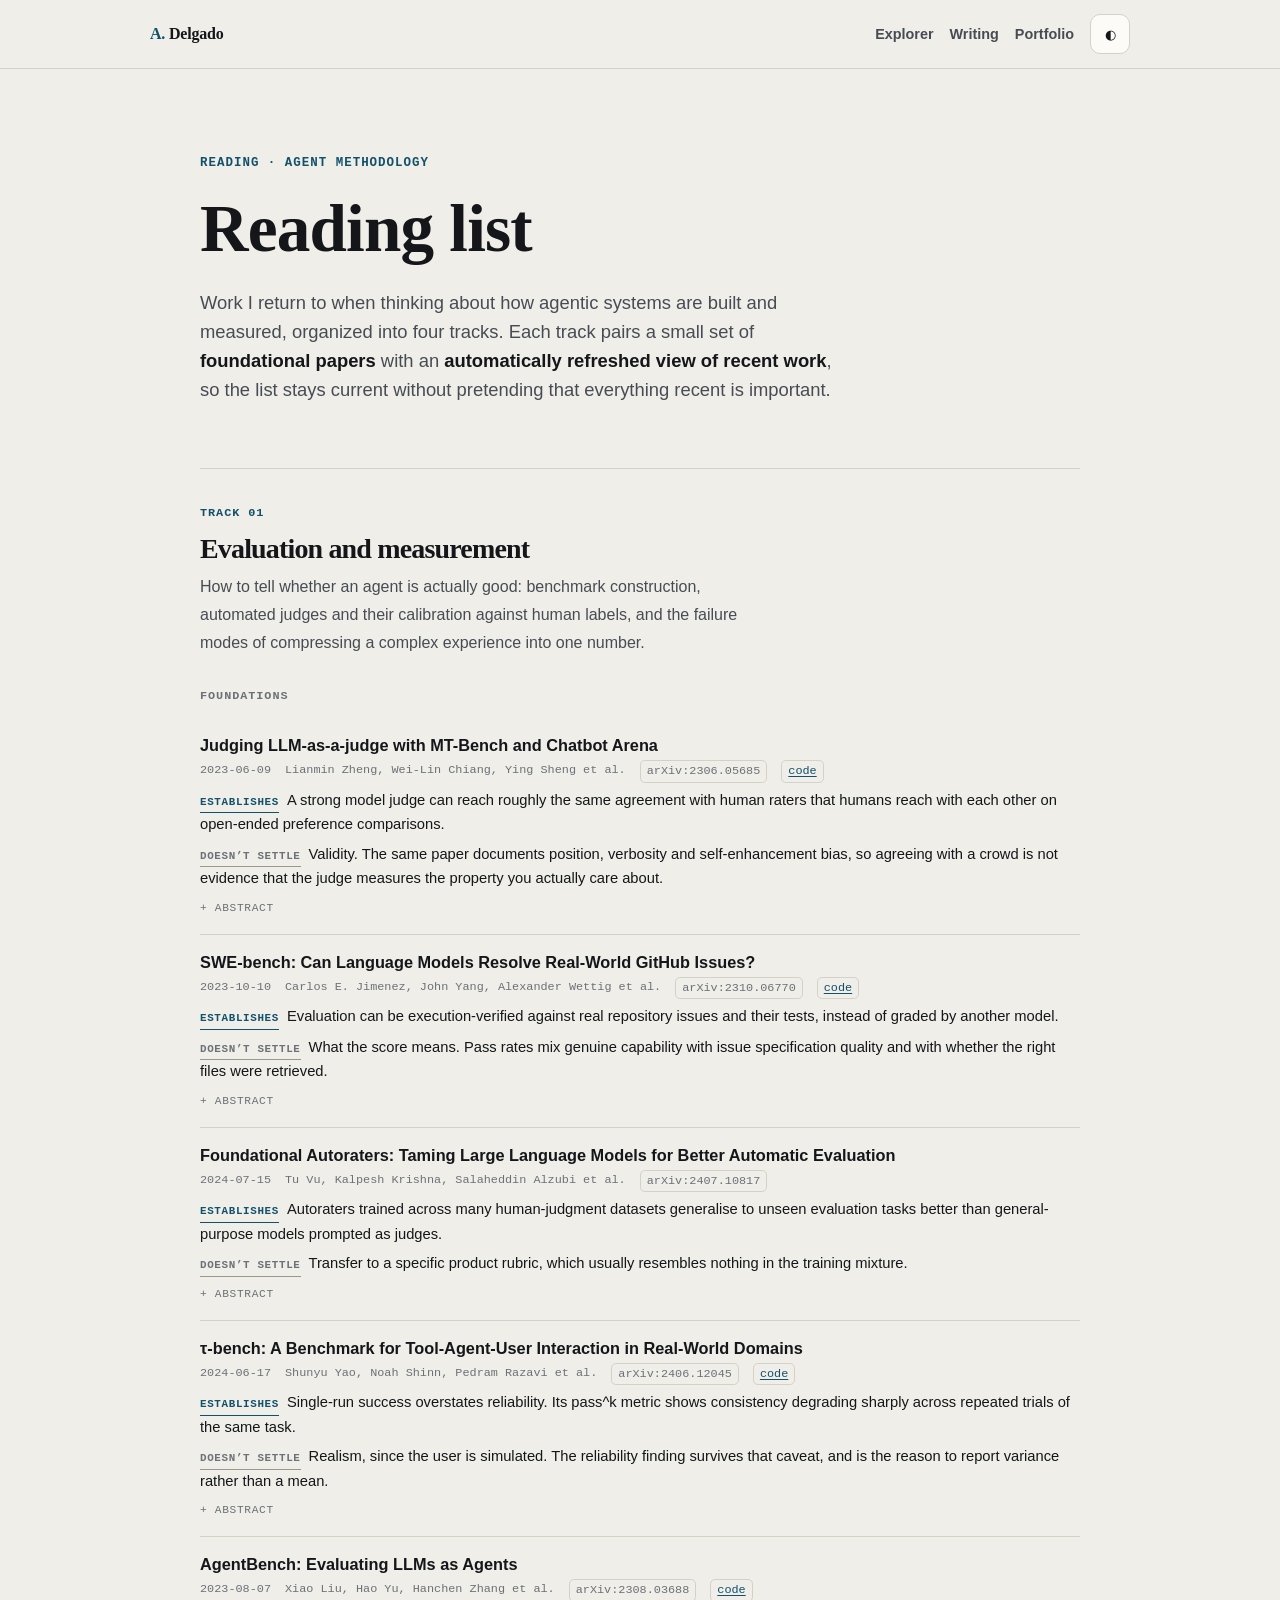
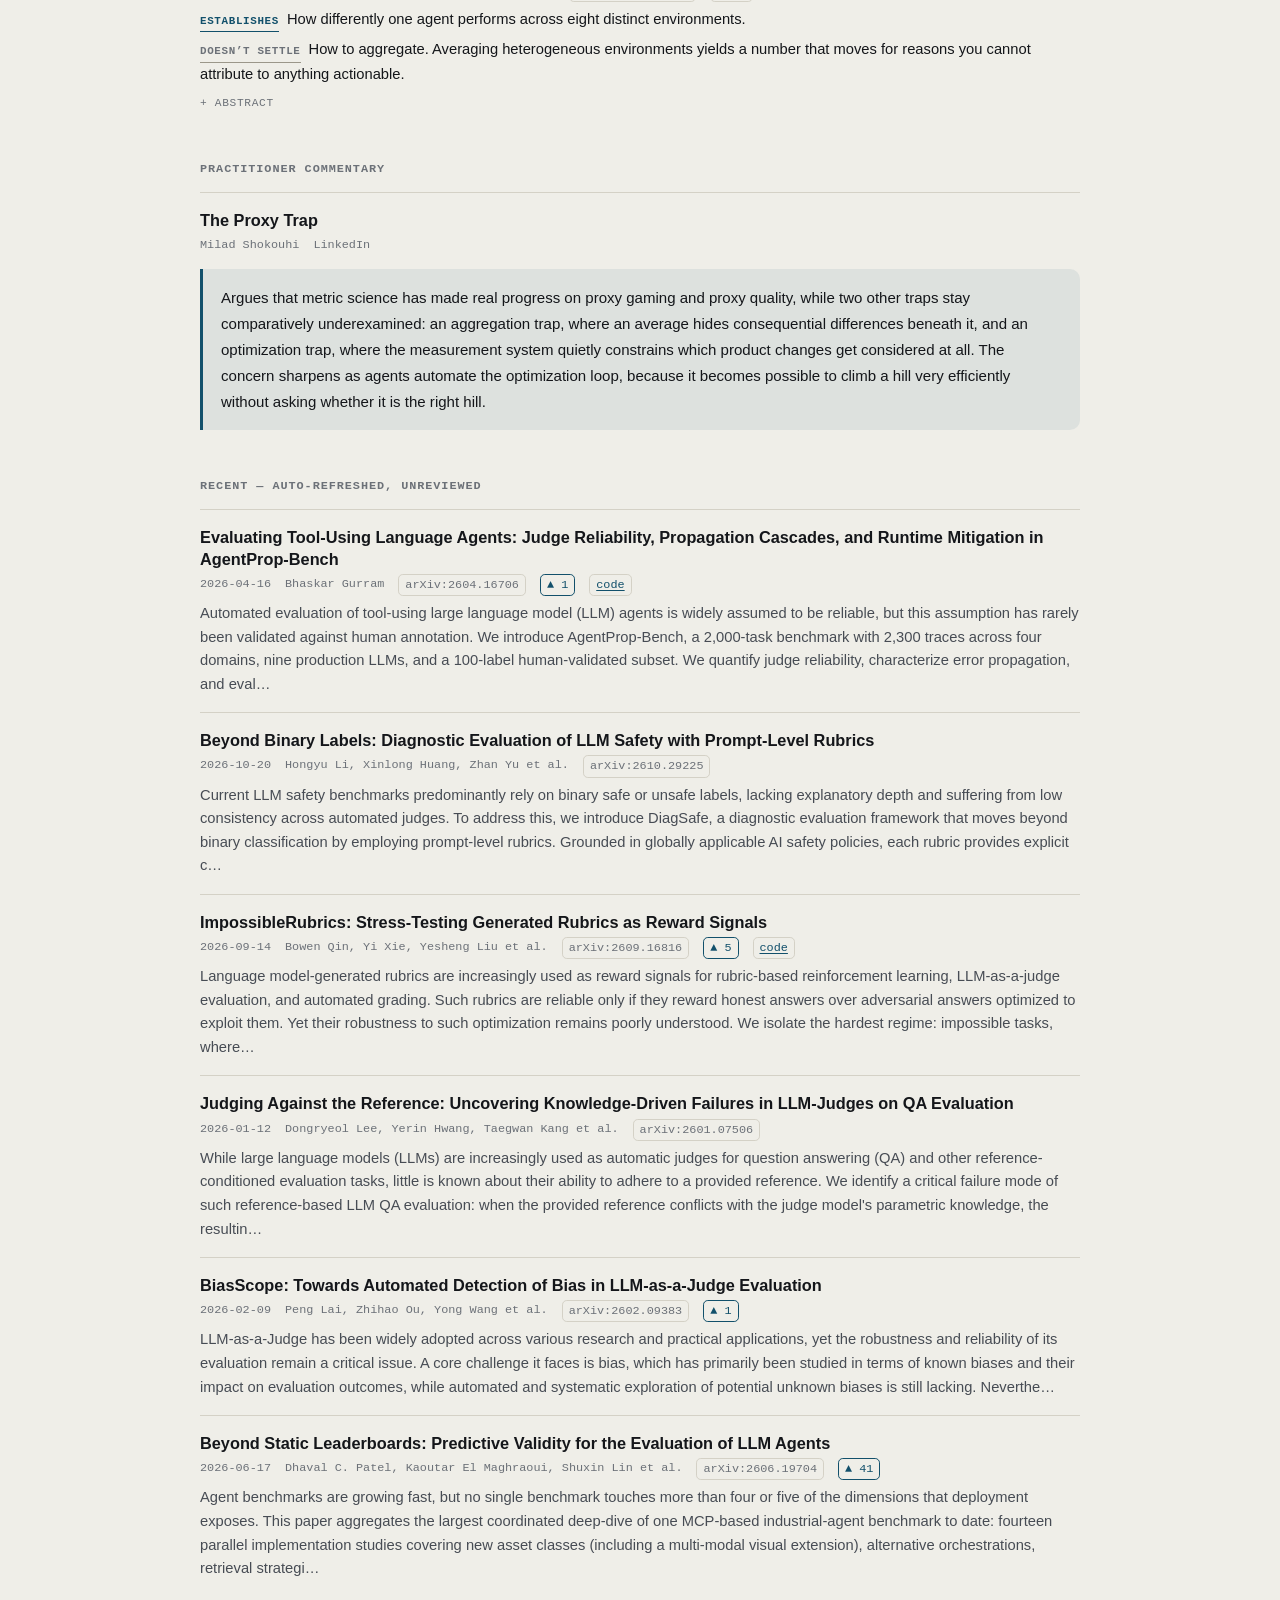
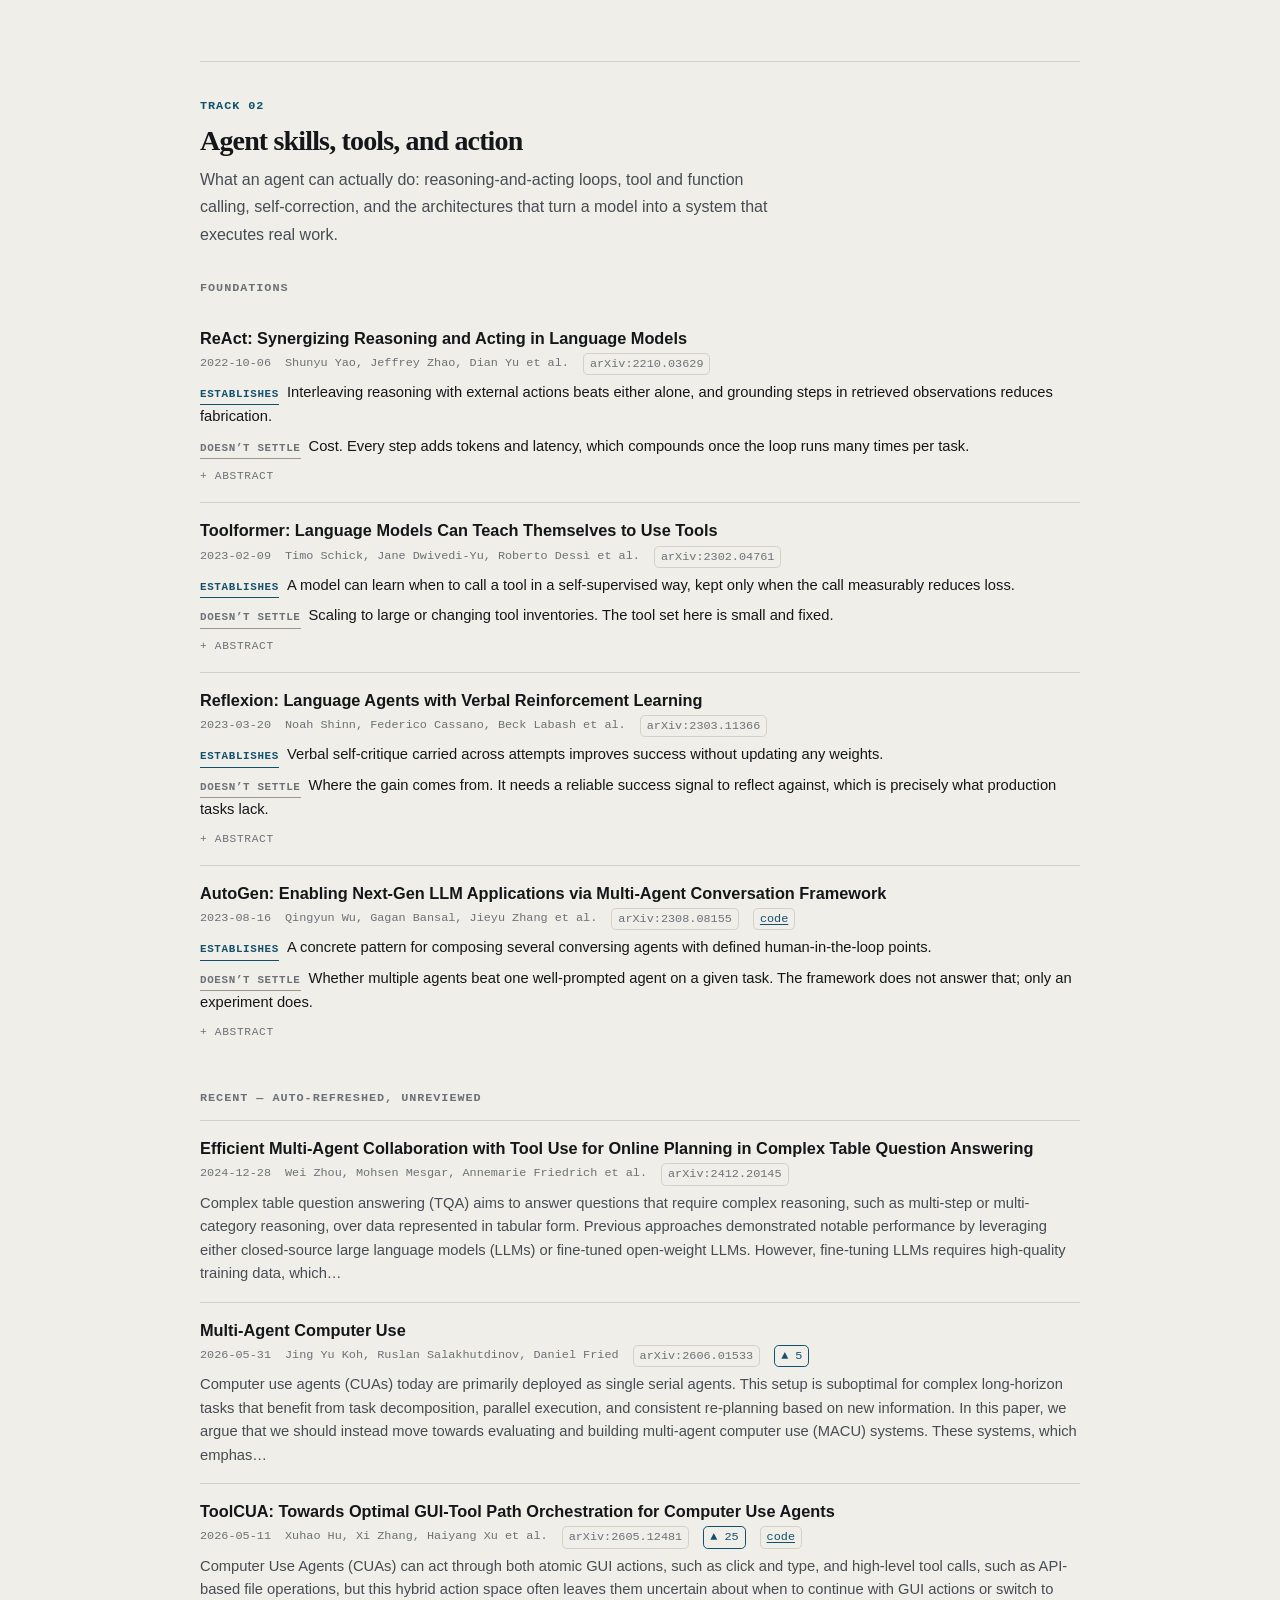
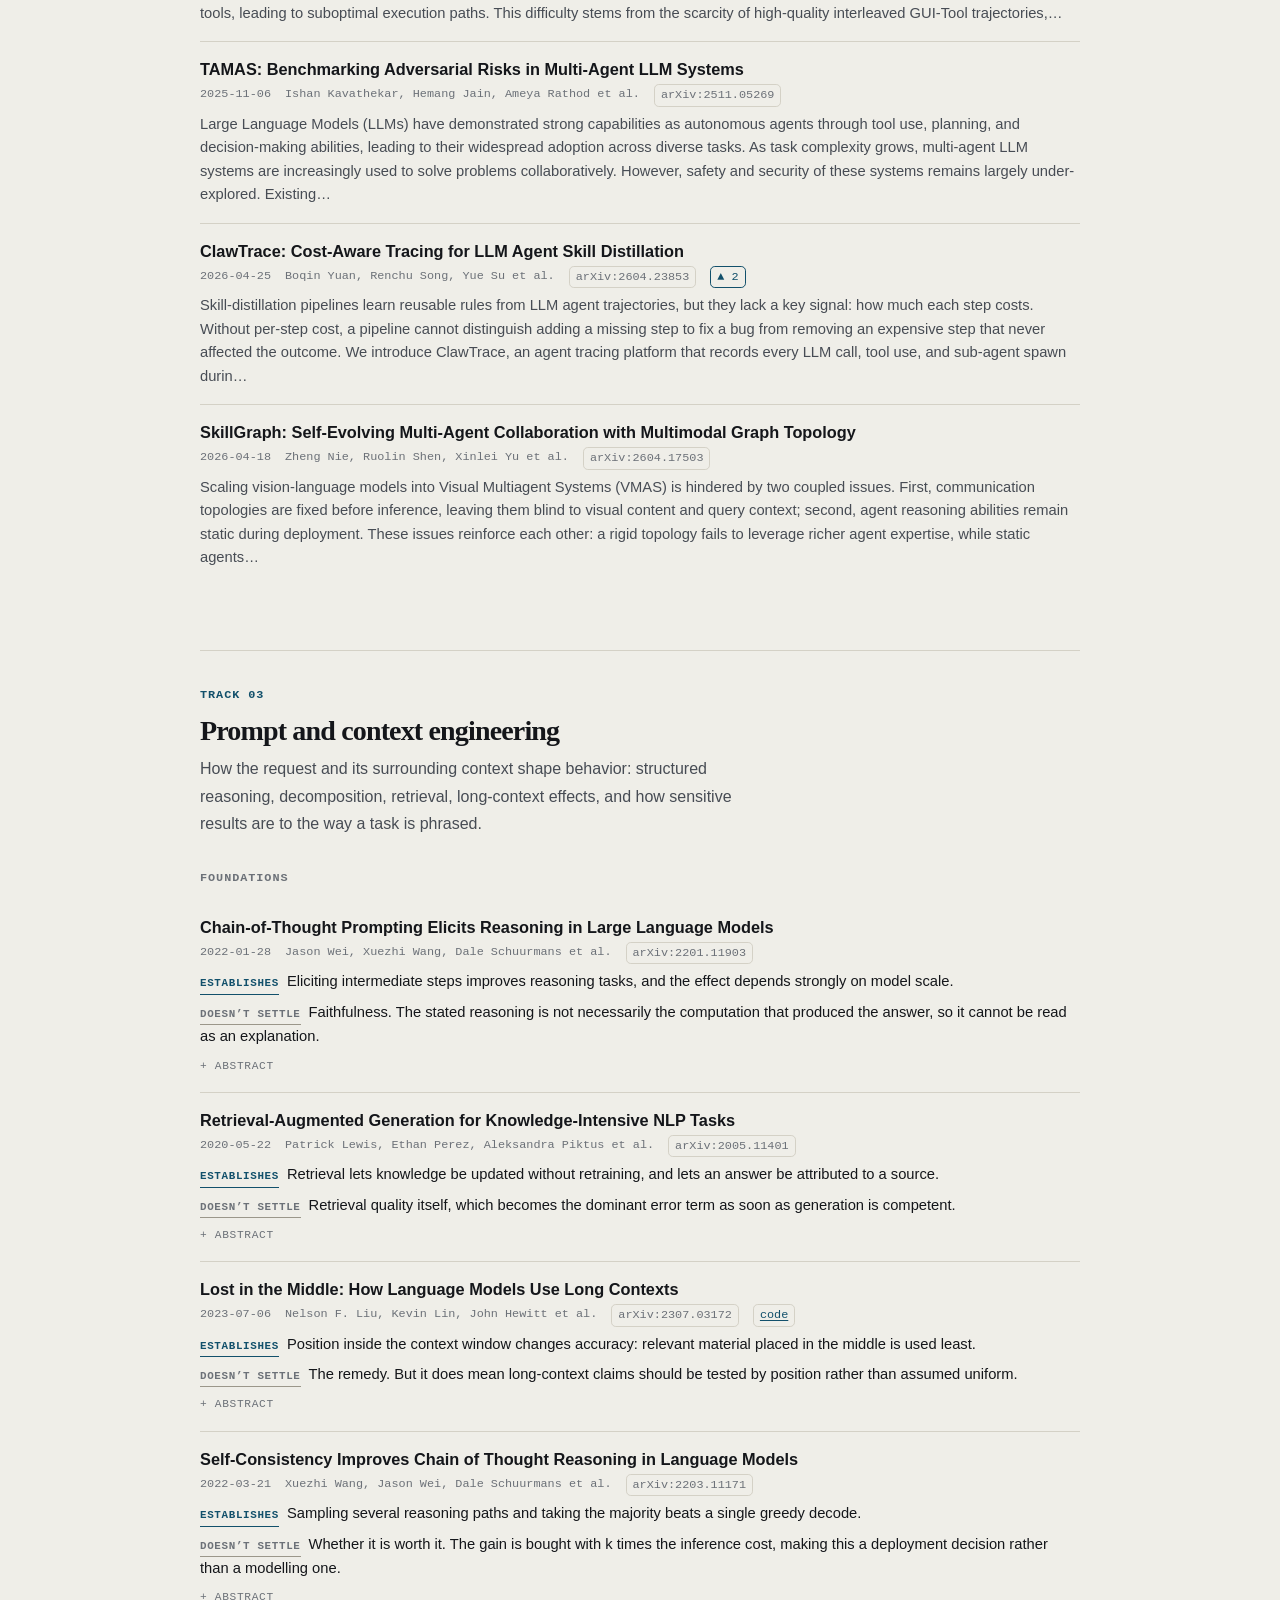
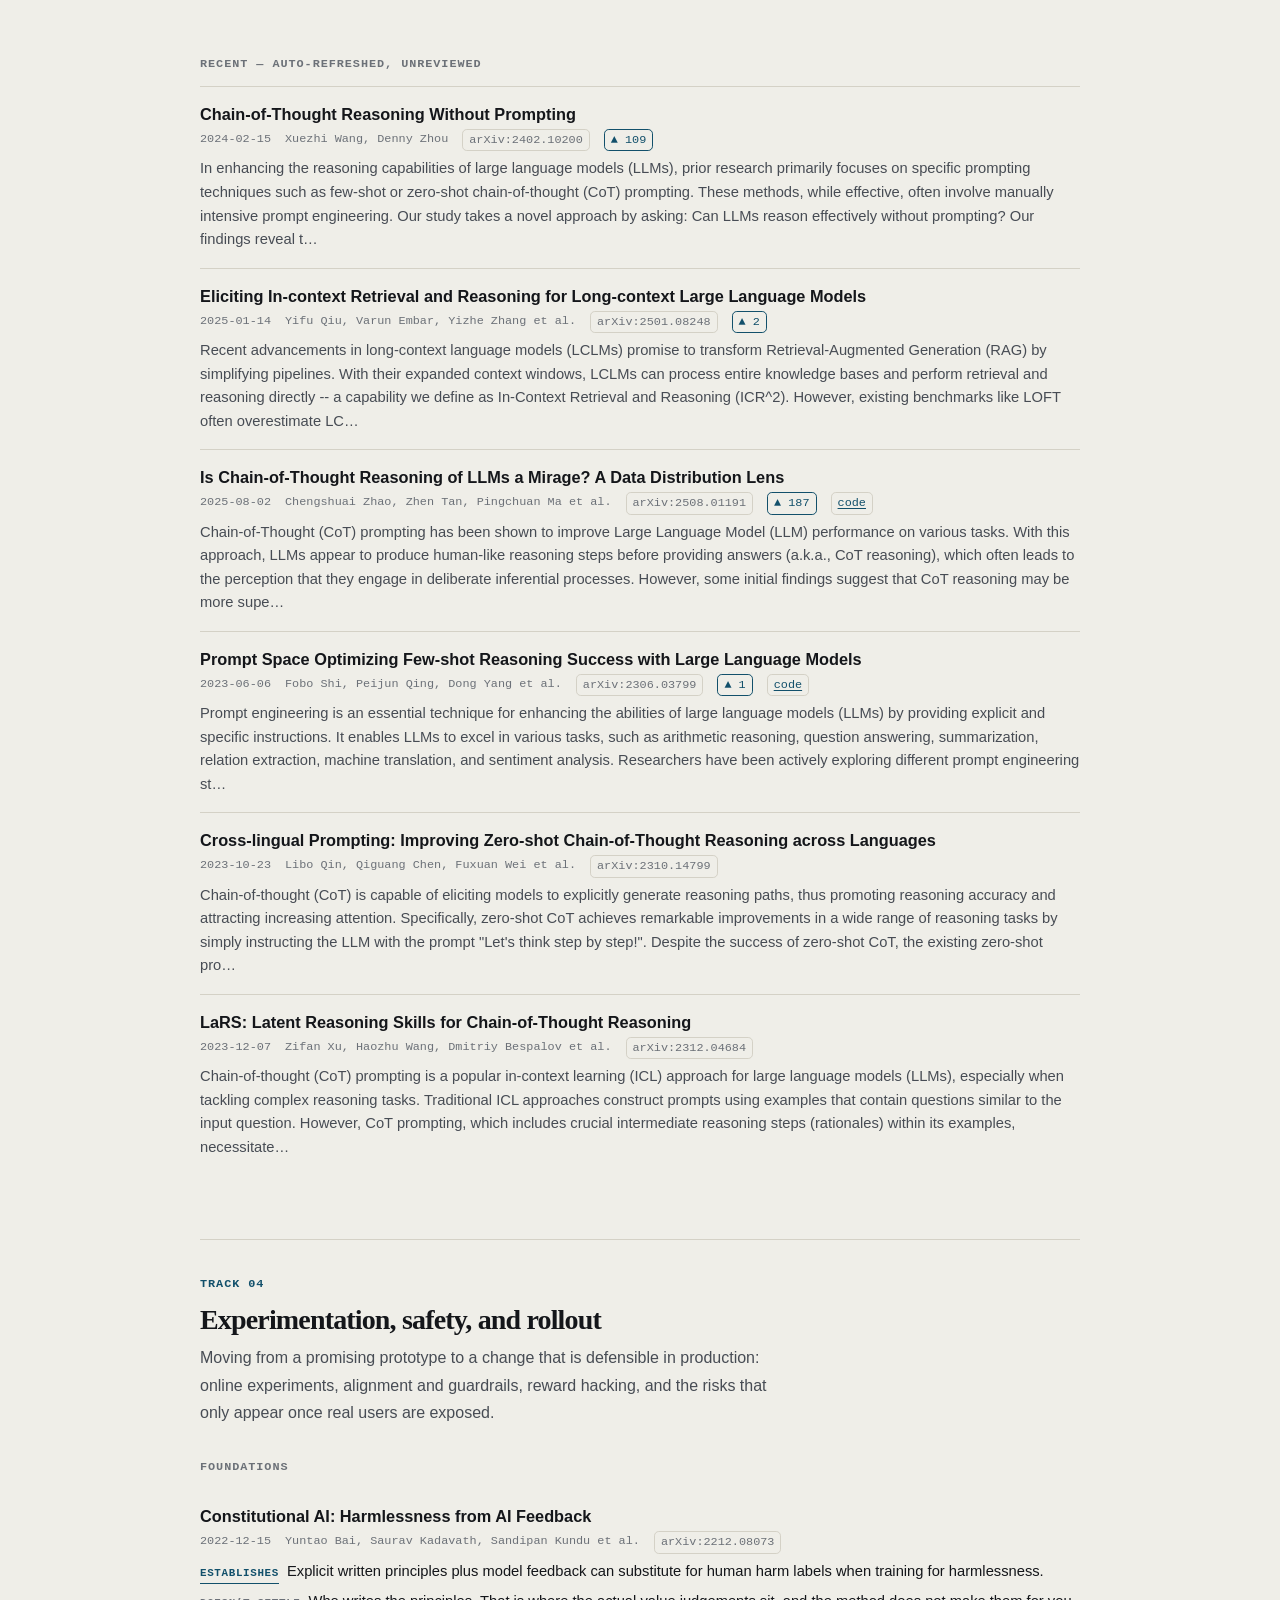
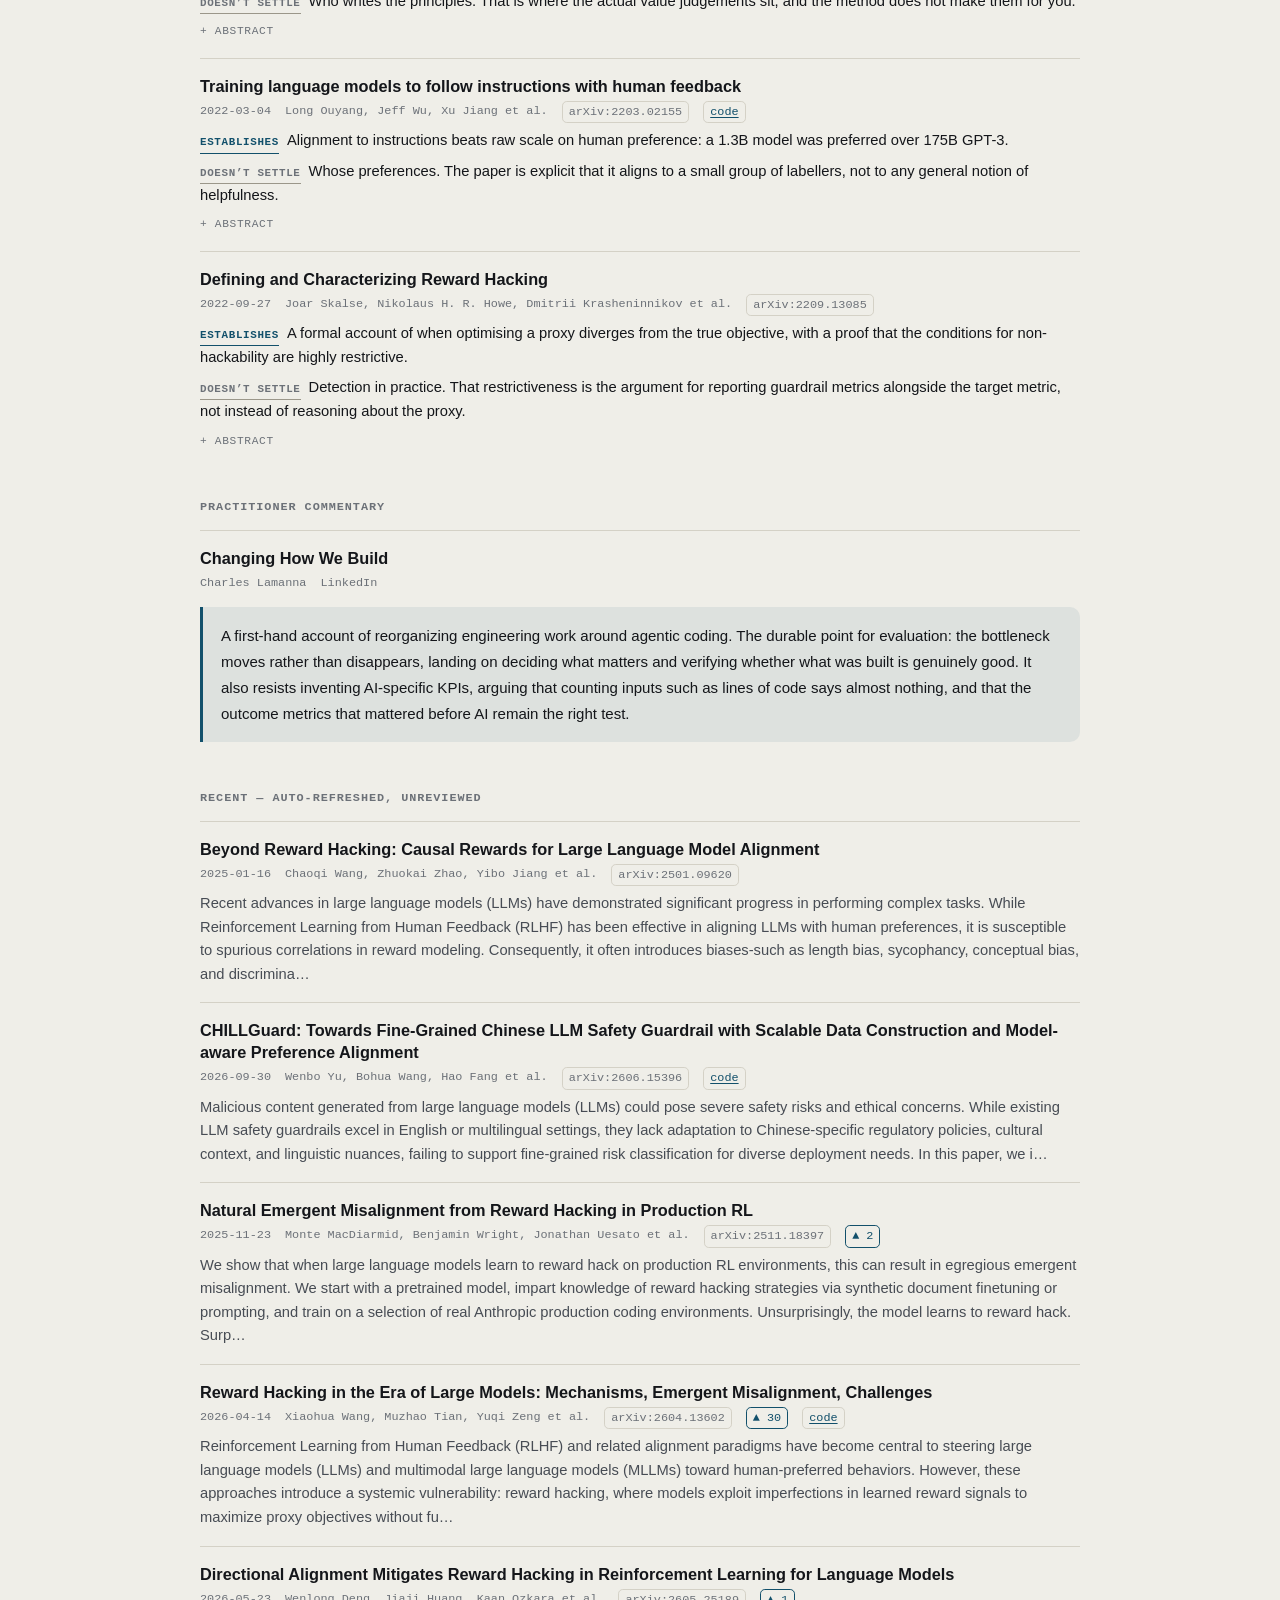
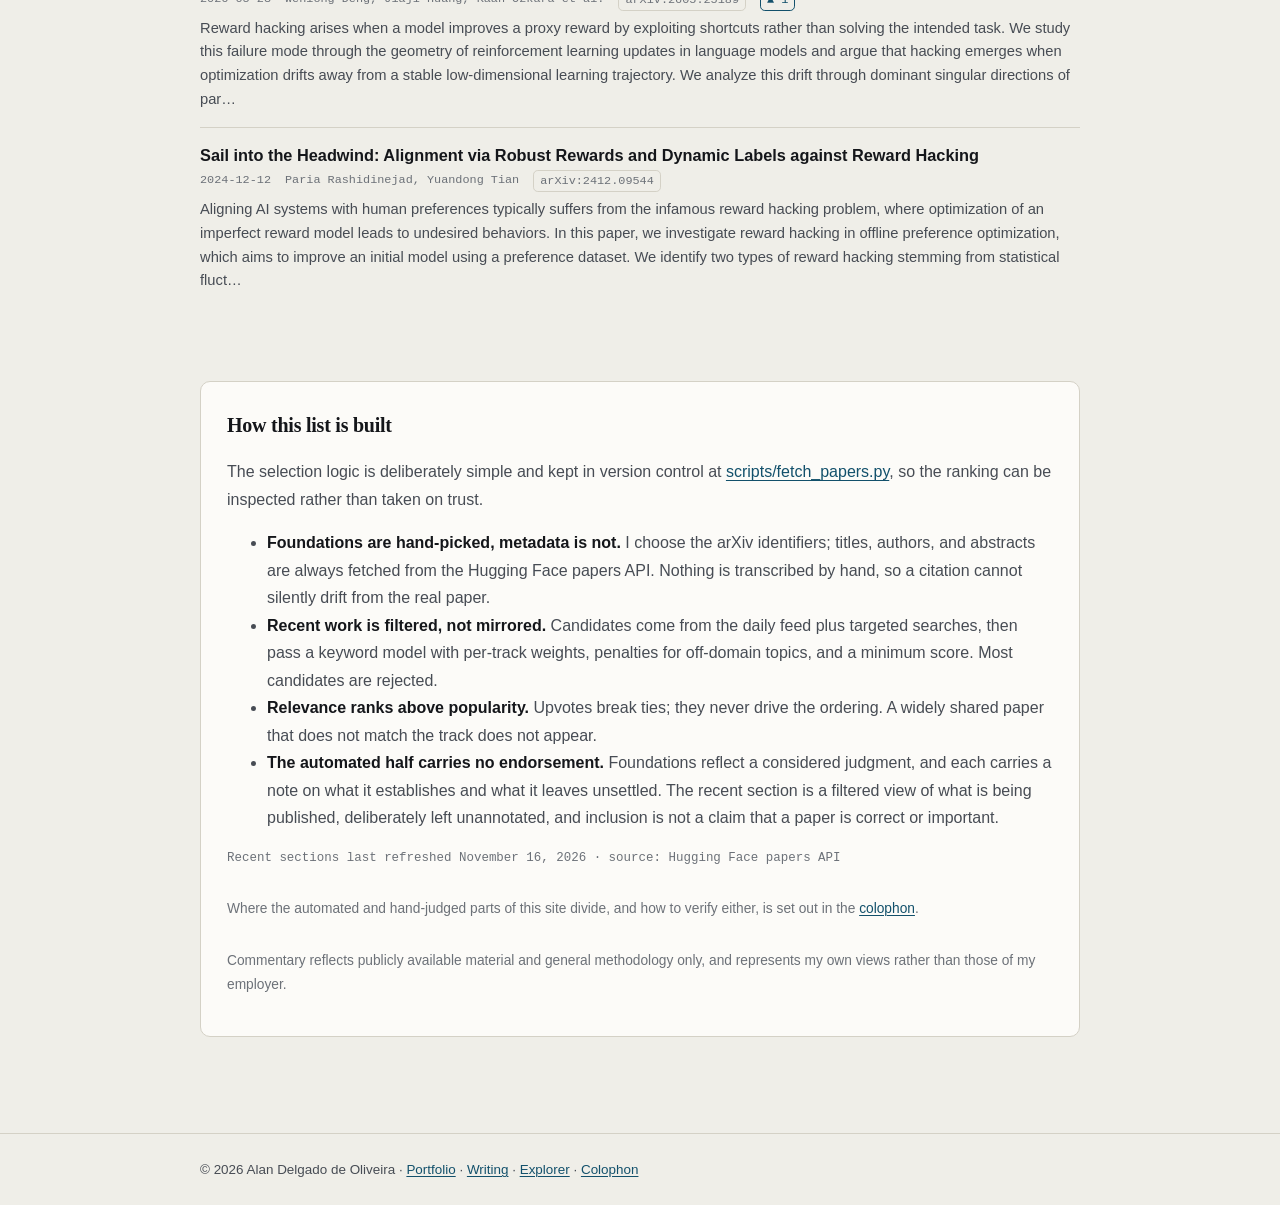
<file: reading/index.html>
<!doctype html>
<html lang="en">
<head>
  <meta charset="utf-8">
  <meta name="viewport" content="width=device-width, initial-scale=1">
  <meta name="description" content="A working reading list on agent evaluation, agent skills and tool use, prompt and context engineering, and experimentation. Curated foundations plus an automatically refreshed view of recent work.">
  <link rel="canonical" href="https://delgadoliveira.github.io/reading/">
  <meta property="og:type" content="website">
  <meta property="og:title" content="Reading — Alan Delgado">
  <meta property="og:description" content="Curated foundations and recent work on agent evaluation, skills, prompting, and experimentation.">
  <title>Reading — Alan Delgado</title>
  <script>
    (() => {
      const param = new URLSearchParams(window.location.search).get("clawpilotTheme");
      const stored = localStorage.getItem("portfolio-theme");
      const theme =
        param || stored || (window.matchMedia("(prefers-color-scheme: dark)").matches ? "dark" : "light");
      document.documentElement.setAttribute("data-theme", theme);
    })();
  </script>
  <link rel="stylesheet" href="/assets/theme.css">
  <style>
    * { box-sizing: border-box; }
    body {
      margin: 0;
      background: var(--cp-bg);
      color: var(--cp-text);
      font-family: "Segoe UI", Aptos, Calibri, -apple-system, BlinkMacSystemFont, sans-serif;
      line-height: 1.72;
    }
    a { color: var(--cp-link); }
    .shell { width: min(880px, calc(100% - 40px)); margin: 0 auto; }
    header {
      border-bottom: 1px solid var(--cp-border);
      background: var(--cp-overlay);
      backdrop-filter: blur(16px);
    }
    nav {
      width: min(980px, calc(100% - 40px));
      min-height: 68px;
      margin: 0 auto;
      display: flex;
      align-items: center;
      justify-content: space-between;
      gap: 20px;
    }
    .brand { color: var(--cp-text); font-weight: 800; text-decoration: none; }
    .brand span { color: var(--cp-accent); }
    .nav-actions { display: flex; align-items: center; gap: 16px; }
    .nav-actions a { color: var(--cp-text-muted); font-size: 0.9rem; font-weight: 700; text-decoration: none; }
    .theme-btn {
      width: 40px; height: 40px;
      border: 1px solid var(--cp-border);
      border-radius: 0.625rem;
      background: var(--cp-surface);
      color: var(--cp-text);
      cursor: pointer;
    }
    main { padding: 72px 0 96px; }
    .kicker {
      color: var(--cp-accent);
      font-family: Consolas, "Courier New", Courier, monospace;
      font-size: 0.78rem; font-weight: 800;
      letter-spacing: 0.08em; text-transform: uppercase;
    }
    h1 {
      margin: 18px 0 24px;
      font-size: clamp(2.4rem, 6.5vw, 4.2rem);
      line-height: 1.02; letter-spacing: -0.05em;
    }
    .dek { color: var(--cp-text-muted); font-size: 1.15rem; line-height: 1.58; max-width: 64ch; }
    p, li { color: var(--cp-text-muted); }
    strong { color: var(--cp-text); }
    .track { margin-top: 64px; padding-top: 28px; border-top: 1px solid var(--cp-border); }
    .track-num {
      color: var(--cp-accent);
      font-family: Consolas, "Courier New", Courier, monospace;
      font-size: 0.74rem; font-weight: 800; letter-spacing: 0.08em;
    }
    .track h2 { margin: 8px 0 8px; font-size: 1.75rem; line-height: 1.16; letter-spacing: -0.03em; }
    .track-blurb { max-width: 64ch; margin: 0 0 28px; }
    .sub {
      margin: 30px 0 12px;
      font-family: Consolas, "Courier New", Courier, monospace;
      font-size: 0.74rem; font-weight: 800;
      letter-spacing: 0.08em; text-transform: uppercase;
      color: var(--cp-text-soft);
    }
    .item { padding: 16px 0; border-top: 1px solid var(--cp-border); }
    .item:first-of-type { border-top: none; }
    .item-title { margin: 0 0 4px; font-size: 1.02rem; font-weight: 700; line-height: 1.35; }
    .item-title a { color: var(--cp-text); text-decoration: none; }
    .item-title a:hover { color: var(--cp-accent); }
    .item-meta {
      display: flex; flex-wrap: wrap; gap: 8px 14px;
      font-family: Consolas, "Courier New", Courier, monospace;
      font-size: 0.74rem; color: var(--cp-text-soft);
      margin-bottom: 6px;
    }
    .item-summary { margin: 0; font-size: 0.92rem; line-height: 1.6; }
    .assessment { margin: 0; }
    .claim {
      margin: 0 0 6px; font-size: 0.92rem; line-height: 1.6;
      color: var(--cp-text);
    }
    .claim:last-child { margin-bottom: 0; }
    .claim-label {
      display: inline-block;
      font-family: Consolas, "Courier New", Courier, monospace;
      font-size: 0.68rem; font-weight: 700;
      letter-spacing: 0.06em; text-transform: uppercase;
      color: var(--cp-accent);
      border-bottom: 1px solid var(--cp-accent);
      margin-right: 8px;
      padding-bottom: 1px;
    }
    .claim-label.doesnt { color: var(--cp-text-soft); border-bottom-color: var(--cp-border-strong, var(--cp-border)); }
    .abstract { margin-top: 8px; }
    .abstract summary {
      cursor: pointer; list-style: none;
      font-family: Consolas, "Courier New", Courier, monospace;
      font-size: 0.7rem; letter-spacing: 0.06em; text-transform: uppercase;
      color: var(--cp-text-soft);
    }
    .abstract summary::-webkit-details-marker { display: none; }
    .abstract summary::before { content: "+ "; }
    .abstract[open] summary::before { content: "\2212 "; }
    .abstract summary:hover { color: var(--cp-accent); }
    .abstract p {
      margin: 8px 0 0; font-size: 0.88rem; line-height: 1.6;
      color: var(--cp-text-soft);
      border-left: 2px solid var(--cp-border); padding-left: 12px;
    }
    .badge {
      border: 1px solid var(--cp-border);
      border-radius: 0.3rem;
      padding: 0 6px;
      color: var(--cp-text-soft);
    }
    .badge.up { border-color: var(--cp-accent); color: var(--cp-accent); }
    .note-box {
      margin: 14px 0 0;
      padding: 16px 18px;
      border-left: 3px solid var(--cp-accent);
      background: var(--cp-accent-soft);
      border-radius: 0 0.625rem 0.625rem 0;
    }
    .note-box p { margin: 0; color: var(--cp-text); font-size: 0.94rem; }
    .method {
      margin-top: 72px; padding: 26px;
      border: 1px solid var(--cp-border);
      border-radius: 0.625rem;
      background: var(--cp-surface);
    }
    .method h2 { margin: 0 0 10px; font-size: 1.25rem; }
    .status {
      font-family: Consolas, "Courier New", Courier, monospace;
      font-size: 0.78rem; color: var(--cp-text-soft);
    }
    .disclaimer { color: var(--cp-text-soft); font-size: 0.86rem; margin-top: 28px; }
    footer { padding: 24px 0; border-top: 1px solid var(--cp-border); color: var(--cp-text-muted); font-size: 0.84rem; }
    :focus-visible { outline: 3px solid var(--cp-accent); outline-offset: 3px; }
    @media (max-width: 600px) {
      .shell, nav { width: min(100% - 24px, 880px); }
      main { padding-top: 56px; }
      .nav-actions a:first-child { display: none; }
    }
  </style>
</head>
<body>
  <header>
    <nav aria-label="Primary navigation">
      <a class="brand" href="/"><span>A.</span> Delgado</a>
      <div class="nav-actions">
        <a href="/explorer/">Explorer</a>
        <a href="/writing/">Writing</a>
        <a href="/">Portfolio</a>
        <button class="theme-btn" id="themeToggle" aria-label="Toggle color theme" aria-pressed="false">◐</button>
      </div>
    </nav>
  </header>

  <main class="shell">
    <p class="kicker">Reading · Agent methodology</p>
    <h1>Reading list</h1>
    <p class="dek">
      Work I return to when thinking about how agentic systems are built and measured, organized into
      four tracks. Each track pairs a small set of <strong>foundational papers</strong> with an
      <strong>automatically refreshed view of recent work</strong>, so the list stays current without
      pretending that everything recent is important.
    </p>

    <div id="tracks" aria-live="polite">
      <p class="status" id="loadStatus">Loading reading list…</p>
    </div>

    <noscript>
      <p class="status">
        This page renders from <a href="papers.json">papers.json</a>, which requires JavaScript.
        The raw data is readable directly at that link.
      </p>
    </noscript>

    <section class="method">
      <h2>How this list is built</h2>
      <p>
        The selection logic is deliberately simple and kept in version control at
        <a href="https://github.com/delgadoliveira/delgadoliveira.github.io/blob/main/scripts/fetch_papers.py" target="_blank" rel="noreferrer">scripts/fetch_papers.py</a>,
        so the ranking can be inspected rather than taken on trust.
      </p>
      <ul>
        <li><strong>Foundations are hand-picked, metadata is not.</strong> I choose the arXiv identifiers; titles, authors, and abstracts are always fetched from the Hugging Face papers API. Nothing is transcribed by hand, so a citation cannot silently drift from the real paper.</li>
        <li><strong>Recent work is filtered, not mirrored.</strong> Candidates come from the daily feed plus targeted searches, then pass a keyword model with per-track weights, penalties for off-domain topics, and a minimum score. Most candidates are rejected.</li>
        <li><strong>Relevance ranks above popularity.</strong> Upvotes break ties; they never drive the ordering. A widely shared paper that does not match the track does not appear.</li>
        <li><strong>The automated half carries no endorsement.</strong> Foundations reflect a considered judgment, and each carries a note on what it establishes and what it leaves unsettled. The recent section is a filtered view of what is being published, deliberately left unannotated, and inclusion is not a claim that a paper is correct or important.</li>
      </ul>
      <p class="status" id="genStamp"></p>
      <p class="disclaimer">
        Where the automated and hand-judged parts of this site divide, and how to verify either, is
        set out in the <a href="/colophon/">colophon</a>.
      </p>
      <p class="disclaimer">
        Commentary reflects publicly available material and general methodology only, and represents my
        own views rather than those of my employer.
      </p>
    </section>
  </main>

  <footer>
    <div class="shell">© <span id="year">2026</span> Alan Delgado de Oliveira · <a href="/">Portfolio</a> · <a href="/writing/">Writing</a> · <a href="/explorer/">Explorer</a> · <a href="/colophon/">Colophon</a></div>
  </footer>

  <script>
    (() => {
      "use strict";
      const $ = (id) => document.getElementById(id);

      const esc = (s) => String(s == null ? "" : s)
        .replace(/&/g, "&amp;").replace(/</g, "&lt;").replace(/>/g, "&gt;")
        .replace(/"/g, "&quot;").replace(/'/g, "&#39;");

      function authorLine(p) {
        const names = p.authors || [];
        if (!names.length) return "";
        const shown = names.slice(0, 3).map(esc).join(", ");
        return (p.author_count || names.length) > 3 ? shown + " et al." : shown;
      }

      function itemHTML(p, opts) {
        const meta = [];
        if (p.published) meta.push("<span>" + esc(p.published) + "</span>");
        const who = authorLine(p);
        if (who) meta.push("<span>" + who + "</span>");
        meta.push('<span class="badge">arXiv:' + esc(p.id) + "</span>");
        if (opts && opts.showUpvotes && p.upvotes > 0) {
          meta.push('<span class="badge up">▲ ' + esc(p.upvotes) + "</span>");
        }
        if (p.github) {
          meta.push('<span class="badge"><a href="https://github.com/' + esc(p.github) + '" target="_blank" rel="noreferrer">code</a></span>');
        }
        const hasNote = p.establishes || p.unsettled;
        let body;
        if (hasNote) {
          body =
            '<div class="assessment">' +
            (p.establishes
              ? '<p class="claim"><span class="claim-label">Establishes</span>' + esc(p.establishes) + "</p>"
              : "") +
            (p.unsettled
              ? '<p class="claim"><span class="claim-label doesnt">Doesn\u2019t settle</span>' + esc(p.unsettled) + "</p>"
              : "") +
            "</div>" +
            '<details class="abstract"><summary>Abstract</summary><p>' + esc(p.summary) + "</p></details>";
        } else {
          body = '<p class="item-summary">' + esc(p.summary) + "</p>";
        }
        return (
          '<article class="item">' +
          '<p class="item-title"><a href="' + esc(p.url) + '" target="_blank" rel="noreferrer">' + esc(p.title) + "</a></p>" +
          '<div class="item-meta">' + meta.join("") + "</div>" +
          body +
          "</article>"
        );
      }

      function essayHTML(e) {
        return (
          '<article class="item">' +
          '<p class="item-title"><a href="' + esc(e.url) + '" target="_blank" rel="noreferrer">' + esc(e.title) + "</a></p>" +
          '<div class="item-meta"><span>' + esc(e.author) + "</span><span>" + esc(e.venue) + "</span></div>" +
          '<div class="note-box"><p>' + esc(e.note) + "</p></div>" +
          "</article>"
        );
      }

      function render(data) {
        const essaysByTrack = {};
        (data.essays || []).forEach((e) => {
          (essaysByTrack[e.track] = essaysByTrack[e.track] || []).push(e);
        });

        const html = (data.tracks || []).map((t, i) => {
          const num = String(i + 1).padStart(2, "0");
          let out =
            '<section class="track" id="' + esc(t.id) + '">' +
            '<span class="track-num">TRACK ' + num + "</span>" +
            "<h2>" + esc(t.title) + "</h2>" +
            '<p class="track-blurb">' + esc(t.blurb) + "</p>";

          if (t.curated && t.curated.length) {
            out += '<p class="sub">Foundations</p>' + t.curated.map((p) => itemHTML(p, { showUpvotes: false })).join("");
          }
          const essays = essaysByTrack[t.id] || [];
          if (essays.length) {
            out += '<p class="sub">Practitioner commentary</p>' + essays.map(essayHTML).join("");
          }
          if (t.recent && t.recent.length) {
            out += '<p class="sub">Recent — auto-refreshed, unreviewed</p>' +
              t.recent.map((p) => itemHTML(p, { showUpvotes: true })).join("");
          }
          return out + "</section>";
        }).join("");

        $("tracks").innerHTML = html || '<p class="status">No entries available.</p>';

        if (data.generated) {
          const d = new Date(data.generated);
          $("genStamp").textContent =
            "Recent sections last refreshed " +
            d.toLocaleDateString(undefined, { year: "numeric", month: "long", day: "numeric" }) +
            " · source: " + (data.source || "arXiv");
        }
      }

      fetch("papers.json", { cache: "no-cache" })
        .then((r) => { if (!r.ok) throw new Error("HTTP " + r.status); return r.json(); })
        .then(render)
        .catch((err) => {
          $("loadStatus").textContent =
            "Could not load the reading list (" + err.message + "). The raw data is at papers.json.";
        });

      const toggle = $("themeToggle");
      const sync = () => toggle.setAttribute("aria-pressed", document.documentElement.getAttribute("data-theme") === "dark" ? "true" : "false");
      toggle.addEventListener("click", () => {
        const next = document.documentElement.getAttribute("data-theme") === "dark" ? "light" : "dark";
        document.documentElement.setAttribute("data-theme", next);
        localStorage.setItem("portfolio-theme", next);
        sync();
      });
      sync();
      $("year").textContent = new Date().getFullYear();
    })();
  </script>
</body>
</html>
</file>
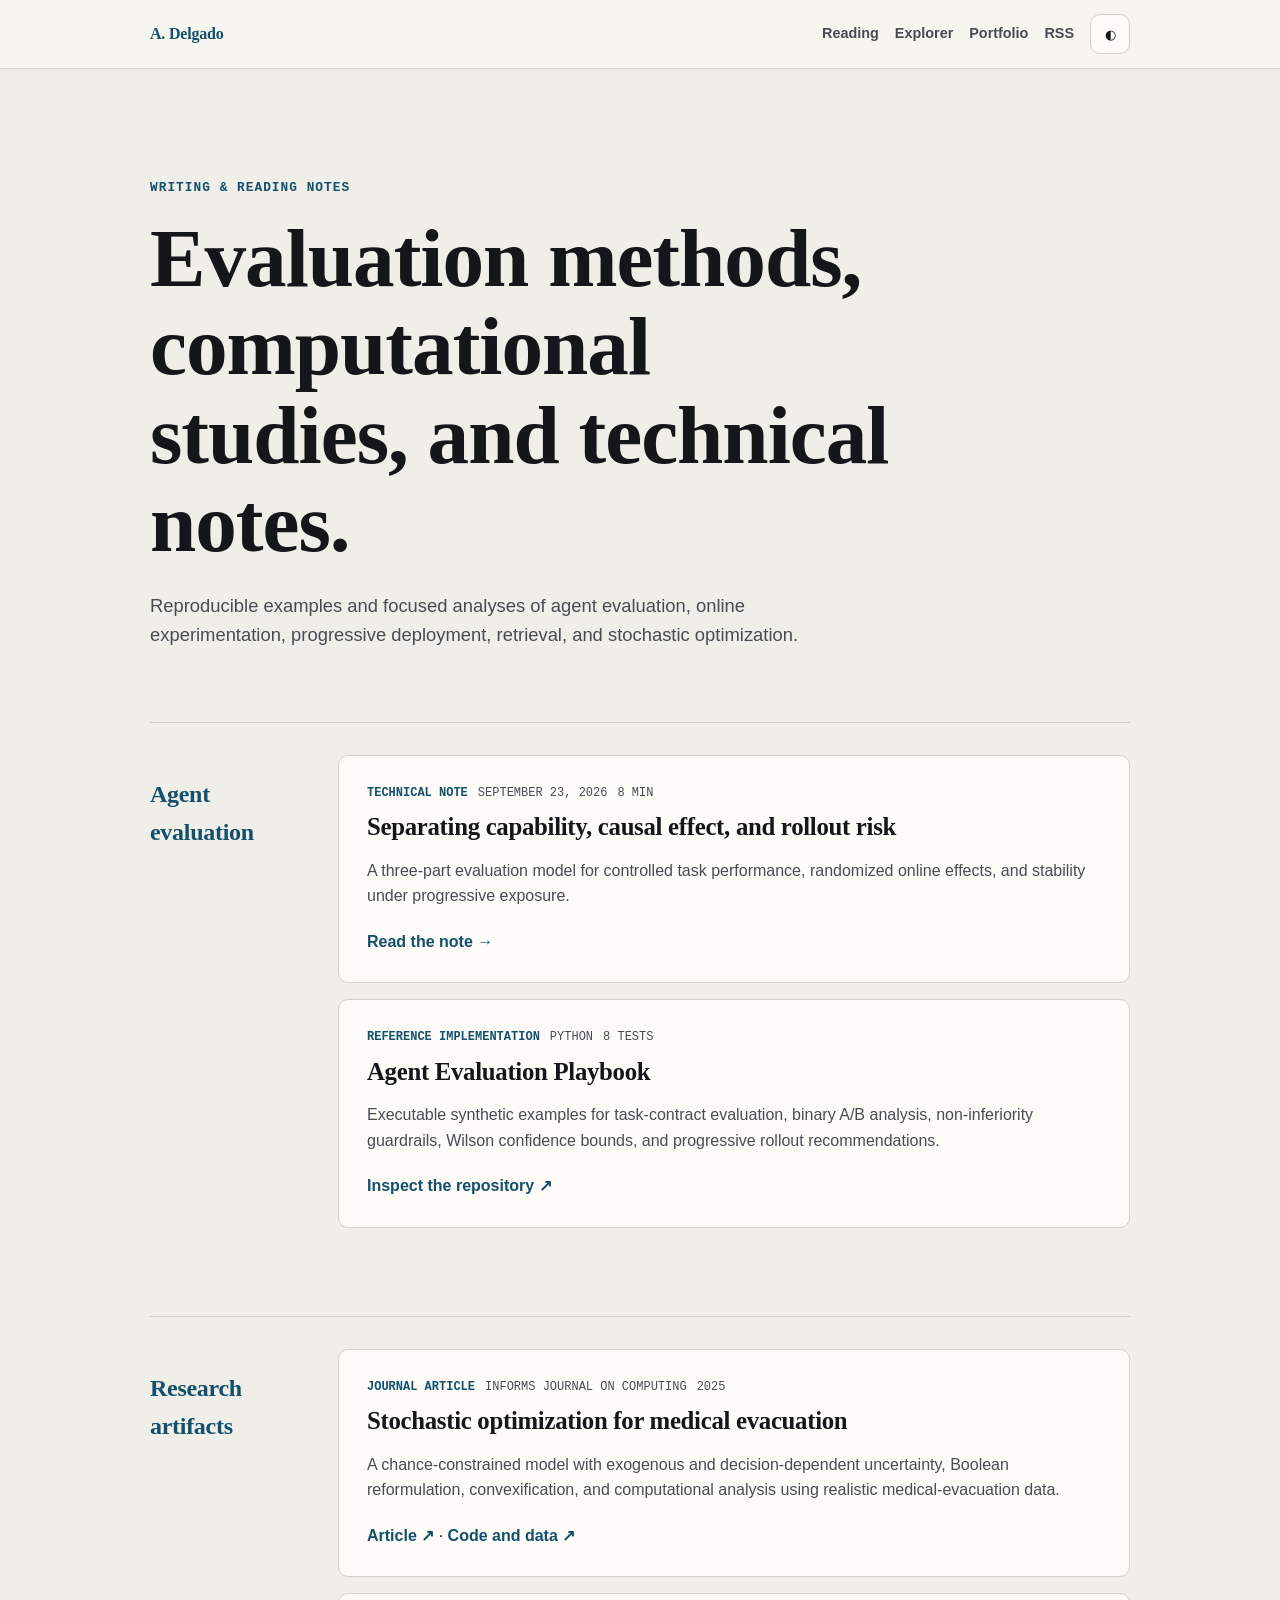
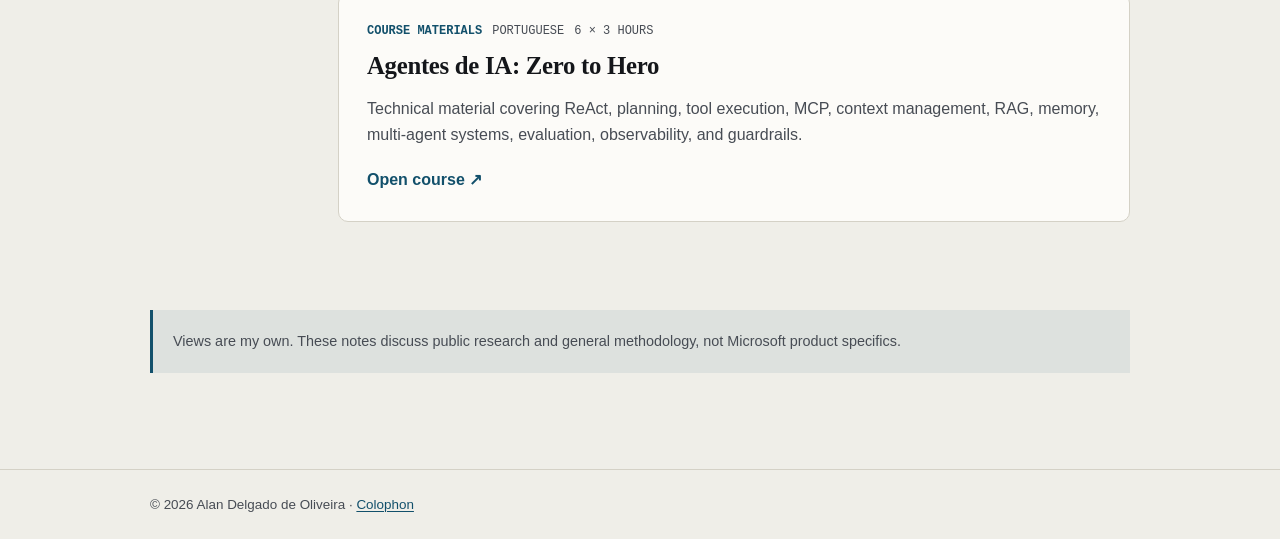
<file: writing/index.html>
<!doctype html>
<html lang="en">
<head>
  <meta charset="utf-8">
  <meta name="viewport" content="width=device-width, initial-scale=1">
  <meta name="description" content="Writing by Alan Delgado de Oliveira about AI evaluation, experimentation, agents, retrieval, and research.">
  <link rel="canonical" href="https://delgadoliveira.github.io/writing/">
  <link rel="alternate" type="application/rss+xml" title="Alan Delgado — Writing" href="/writing/feed.xml">
  <meta property="og:type" content="website">
  <meta property="og:title" content="Writing — Alan Delgado de Oliveira">
  <meta property="og:description" content="Notes from practice and papers on evaluation, experimentation, agents, and retrieval.">
  <title>Writing — Alan Delgado de Oliveira</title>
  <script>
    (() => {
      const param = new URLSearchParams(window.location.search).get("clawpilotTheme");
      const stored = localStorage.getItem("portfolio-theme");
      const theme =
        param || stored || (window.matchMedia("(prefers-color-scheme: dark)").matches ? "dark" : "light");
      document.documentElement.setAttribute("data-theme", theme);
    })();
  </script>
  <link rel="stylesheet" href="/assets/theme.css">
  <style>
    * { box-sizing: border-box; }
    body {
      margin: 0;
      background: var(--cp-bg);
      color: var(--cp-text);
      font-family: "Segoe UI", Aptos, Calibri, -apple-system, BlinkMacSystemFont, sans-serif;
      line-height: 1.6;
    }
    body::before { content: none; }
    a { color: inherit; }
    .shell { width: min(980px, calc(100% - 40px)); margin: 0 auto; }
    header {
      border-bottom: 1px solid var(--cp-border);
      background: var(--cp-bg-elevated);
    }
    nav {
      min-height: 68px;
      display: flex;
      align-items: center;
      justify-content: space-between;
      gap: 20px;
    }
    .brand { font-weight: 800; text-decoration: none; }
    .brand span { color: var(--cp-accent); }
    .nav-actions { display: flex; align-items: center; gap: 16px; }
    .nav-actions a { color: var(--cp-text-muted); font-size: 0.9rem; font-weight: 700; text-decoration: none; }
    .nav-actions a:hover { color: var(--cp-accent); }
    button {
      width: 40px;
      height: 40px;
      border: 1px solid var(--cp-border);
      border-radius: 0.625rem;
      background: var(--cp-surface);
      color: var(--cp-text);
      cursor: pointer;
    }
    main { padding: 96px 0; }
    .eyebrow {
      color: var(--cp-accent);
      font-family: Consolas, "Courier New", Courier, monospace;
      font-size: 0.8rem;
      font-weight: 800;
      letter-spacing: 0.08em;
      text-transform: uppercase;
    }
    h1 {
      max-width: 760px;
      margin: 16px 0 24px;
      font-size: clamp(3rem, 7vw, 5.2rem);
      line-height: 0.98;
      letter-spacing: -0.055em;
    }
    .intro { max-width: 700px; color: var(--cp-text-muted); font-size: 1.15rem; }
    .stream {
      display: grid;
      grid-template-columns: 160px 1fr;
      gap: 28px;
      margin-top: 72px;
      padding-top: 32px;
      border-top: 1px solid var(--cp-border);
    }
    .stream-label { color: var(--cp-accent); font-weight: 800; }
    .post {
      margin-bottom: 16px;
      padding: 28px;
      border: 1px solid var(--cp-border);
      border-radius: 0.625rem;
      background: var(--cp-surface);
      box-shadow: none;
    }
    .post h2 { margin: 10px 0; font-size: 1.55rem; line-height: 1.15; }
    .post p { margin-bottom: 20px; color: var(--cp-text-muted); }
    .meta {
      display: flex;
      gap: 10px;
      color: var(--cp-text-muted);
      font-family: Consolas, "Courier New", Courier, monospace;
      font-size: 0.75rem;
      text-transform: uppercase;
    }
    .meta strong { color: var(--cp-accent); }
    .post-link { color: var(--cp-link); font-weight: 800; text-decoration: none; }
    .post-link:hover { text-decoration: underline; }
    .planned {
      padding: 22px 0;
      border-bottom: 1px solid var(--cp-border);
    }
    .planned:last-child { border-bottom: 0; }
    .planned h3 { margin: 0 0 6px; }
    .planned p { margin: 0; color: var(--cp-text-muted); }
    .disclaimer {
      margin-top: 72px;
      padding: 20px;
      border-left: 3px solid var(--cp-accent);
      background: var(--cp-accent-soft);
      color: var(--cp-text-muted);
      font-size: 0.9rem;
    }
    footer { padding: 24px 0; border-top: 1px solid var(--cp-border); color: var(--cp-text-muted); font-size: 0.84rem; }
    :focus-visible { outline: 3px solid var(--cp-accent); outline-offset: 3px; }
    @media (max-width: 680px) {
      .shell { width: min(100% - 24px, 980px); }
      main { padding: 64px 0; }
      .stream { grid-template-columns: 1fr; gap: 14px; }
      .nav-actions a { display: none; }
    }
  </style>
</head>
<body>
  <header>
    <nav class="shell" aria-label="Primary navigation">
      <a class="brand" href="/"><span>A.</span> Delgado</a>
      <div class="nav-actions">
        <a href="/reading/">Reading</a>
        <a href="/explorer/">Explorer</a>
        <a href="/">Portfolio</a>
        <a href="/writing/feed.xml">RSS</a>
        <button id="themeToggle" aria-label="Toggle color theme" aria-pressed="false">◐</button>
      </div>
    </nav>
  </header>
  <main class="shell">
    <p class="eyebrow">Writing & reading notes</p>
    <h1>Evaluation methods, computational studies, and technical notes.</h1>
    <p class="intro">
      Reproducible examples and focused analyses of agent evaluation, online experimentation,
      progressive deployment, retrieval, and stochastic optimization.
    </p>

    <section class="stream" aria-labelledby="practice-notes">
      <h2 class="stream-label" id="practice-notes">Agent evaluation</h2>
      <div>
        <article class="post">
          <div class="meta"><strong>Technical note</strong><span>September 23, 2026</span><span>8 min</span></div>
          <h2>Separating capability, causal effect, and rollout risk</h2>
          <p>A three-part evaluation model for controlled task performance, randomized online effects, and stability under progressive exposure.</p>
          <a class="post-link" href="/writing/evidence-stack/">Read the note →</a>
        </article>
        <article class="post">
          <div class="meta"><strong>Reference implementation</strong><span>Python</span><span>8 tests</span></div>
          <h2>Agent Evaluation Playbook</h2>
          <p>Executable synthetic examples for task-contract evaluation, binary A/B analysis, non-inferiority guardrails, Wilson confidence bounds, and progressive rollout recommendations.</p>
          <a class="post-link" href="https://github.com/delgadoliveira/agent-evaluation-playbook" target="_blank" rel="noreferrer">Inspect the repository ↗</a>
        </article>
      </div>
    </section>

    <section class="stream" aria-labelledby="paper-notes">
      <h2 class="stream-label" id="paper-notes">Research artifacts</h2>
      <div>
        <article class="post">
          <div class="meta"><strong>Journal article</strong><span>INFORMS Journal on Computing</span><span>2025</span></div>
          <h2>Stochastic optimization for medical evacuation</h2>
          <p>A chance-constrained model with exogenous and decision-dependent uncertainty, Boolean reformulation, convexification, and computational analysis using realistic medical-evacuation data.</p>
          <a class="post-link" href="https://doi.org/10.1287/ijoc.2024.0986" target="_blank" rel="noreferrer">Article ↗</a>
          <span aria-hidden="true"> · </span>
          <a class="post-link" href="https://github.com/INFORMSJoC/2024.0986" target="_blank" rel="noreferrer">Code and data ↗</a>
        </article>
        <article class="post">
          <div class="meta"><strong>Course materials</strong><span>Portuguese</span><span>6 × 3 hours</span></div>
          <h2>Agentes de IA: Zero to Hero</h2>
          <p>Technical material covering ReAct, planning, tool execution, MCP, context management, RAG, memory, multi-agent systems, evaluation, observability, and guardrails.</p>
          <a class="post-link" href="https://delgadoliveira.github.io/topicos-especiais-ia/" target="_blank" rel="noreferrer">Open course ↗</a>
        </article>
      </div>
    </section>

    <aside class="disclaimer">
      Views are my own. These notes discuss public research and general methodology, not Microsoft product specifics.
    </aside>
  </main>
  <footer><div class="shell">© <span id="year"></span> Alan Delgado de Oliveira · <a href="/colophon/">Colophon</a></div></footer>
  <script>
    const root = document.documentElement;
    const toggle = document.getElementById("themeToggle");
    toggle.setAttribute("aria-pressed", String(root.getAttribute("data-theme") === "dark"));
    toggle.addEventListener("click", () => {
      const next = root.getAttribute("data-theme") === "dark" ? "light" : "dark";
      root.setAttribute("data-theme", next);
      localStorage.setItem("portfolio-theme", next);
      toggle.setAttribute("aria-pressed", String(next === "dark"));
    });
    document.getElementById("year").textContent = new Date().getFullYear();
  </script>
</body>
</html>
</file>
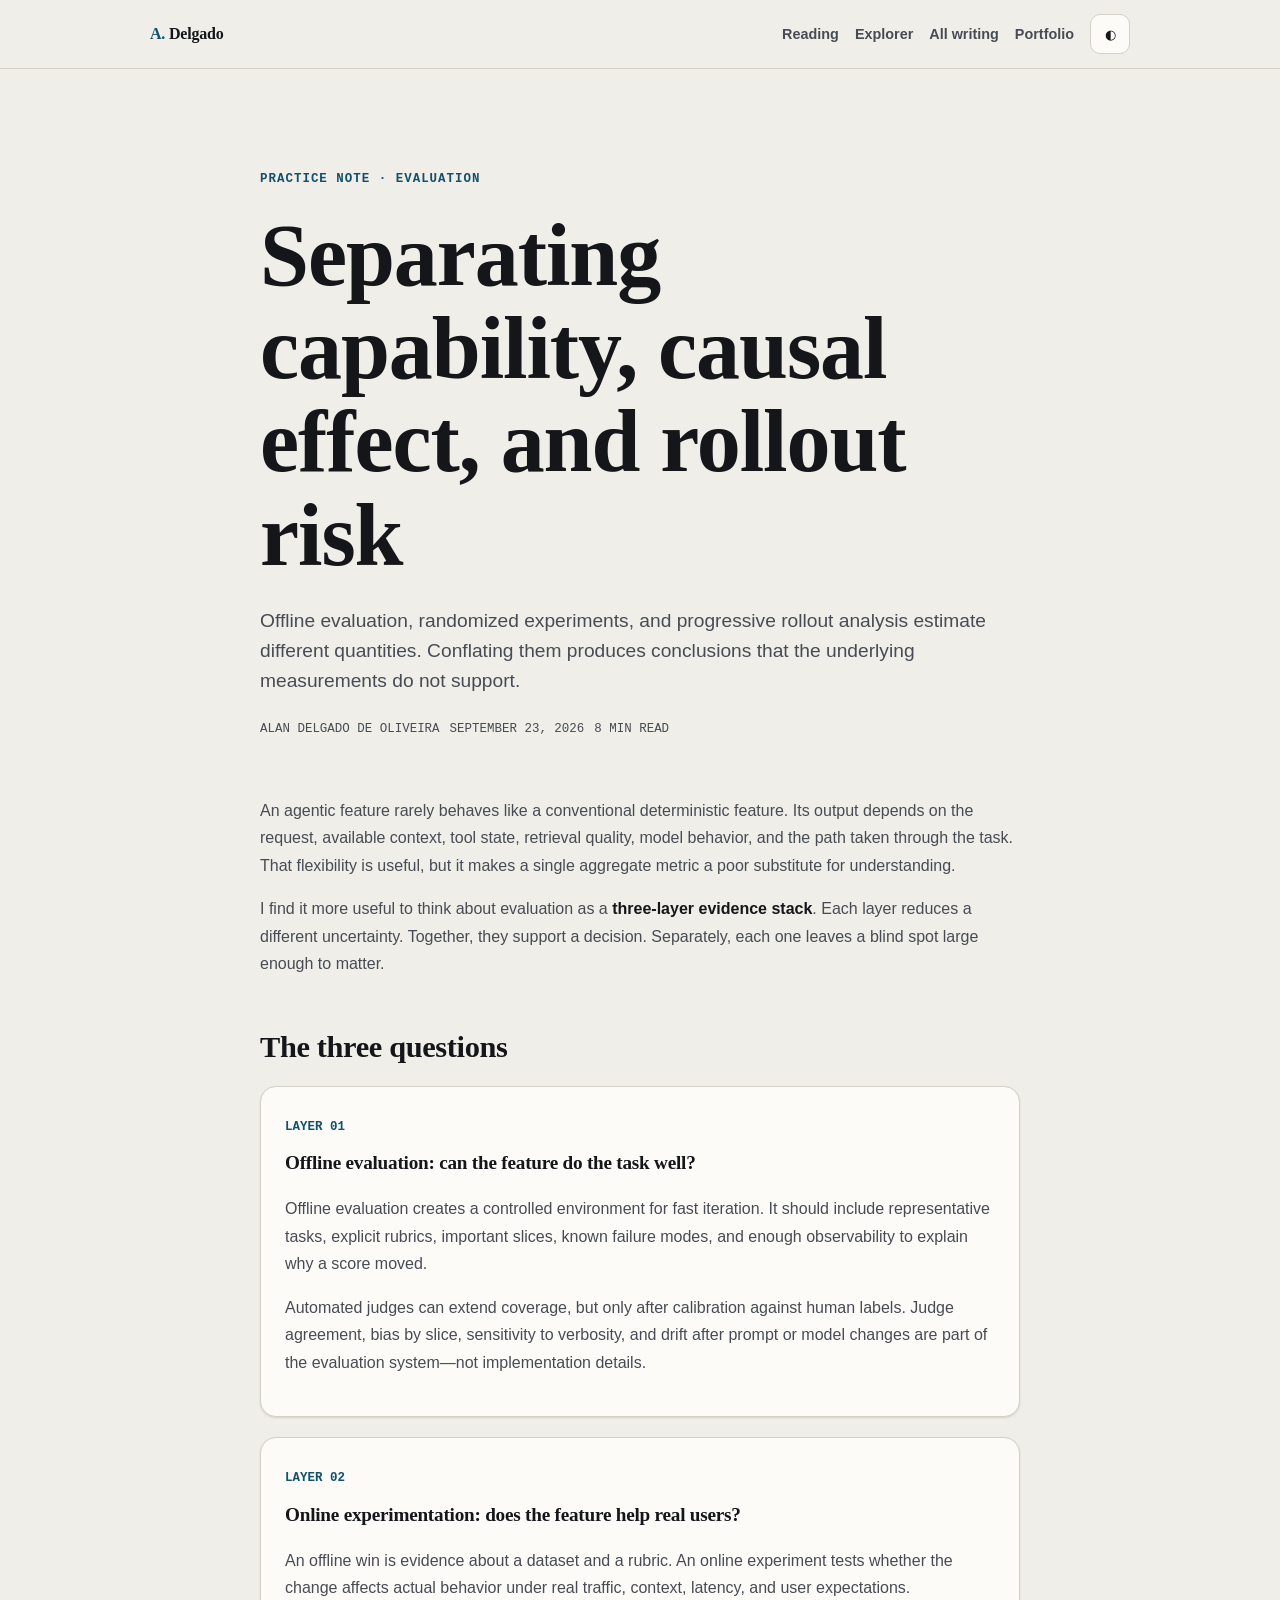
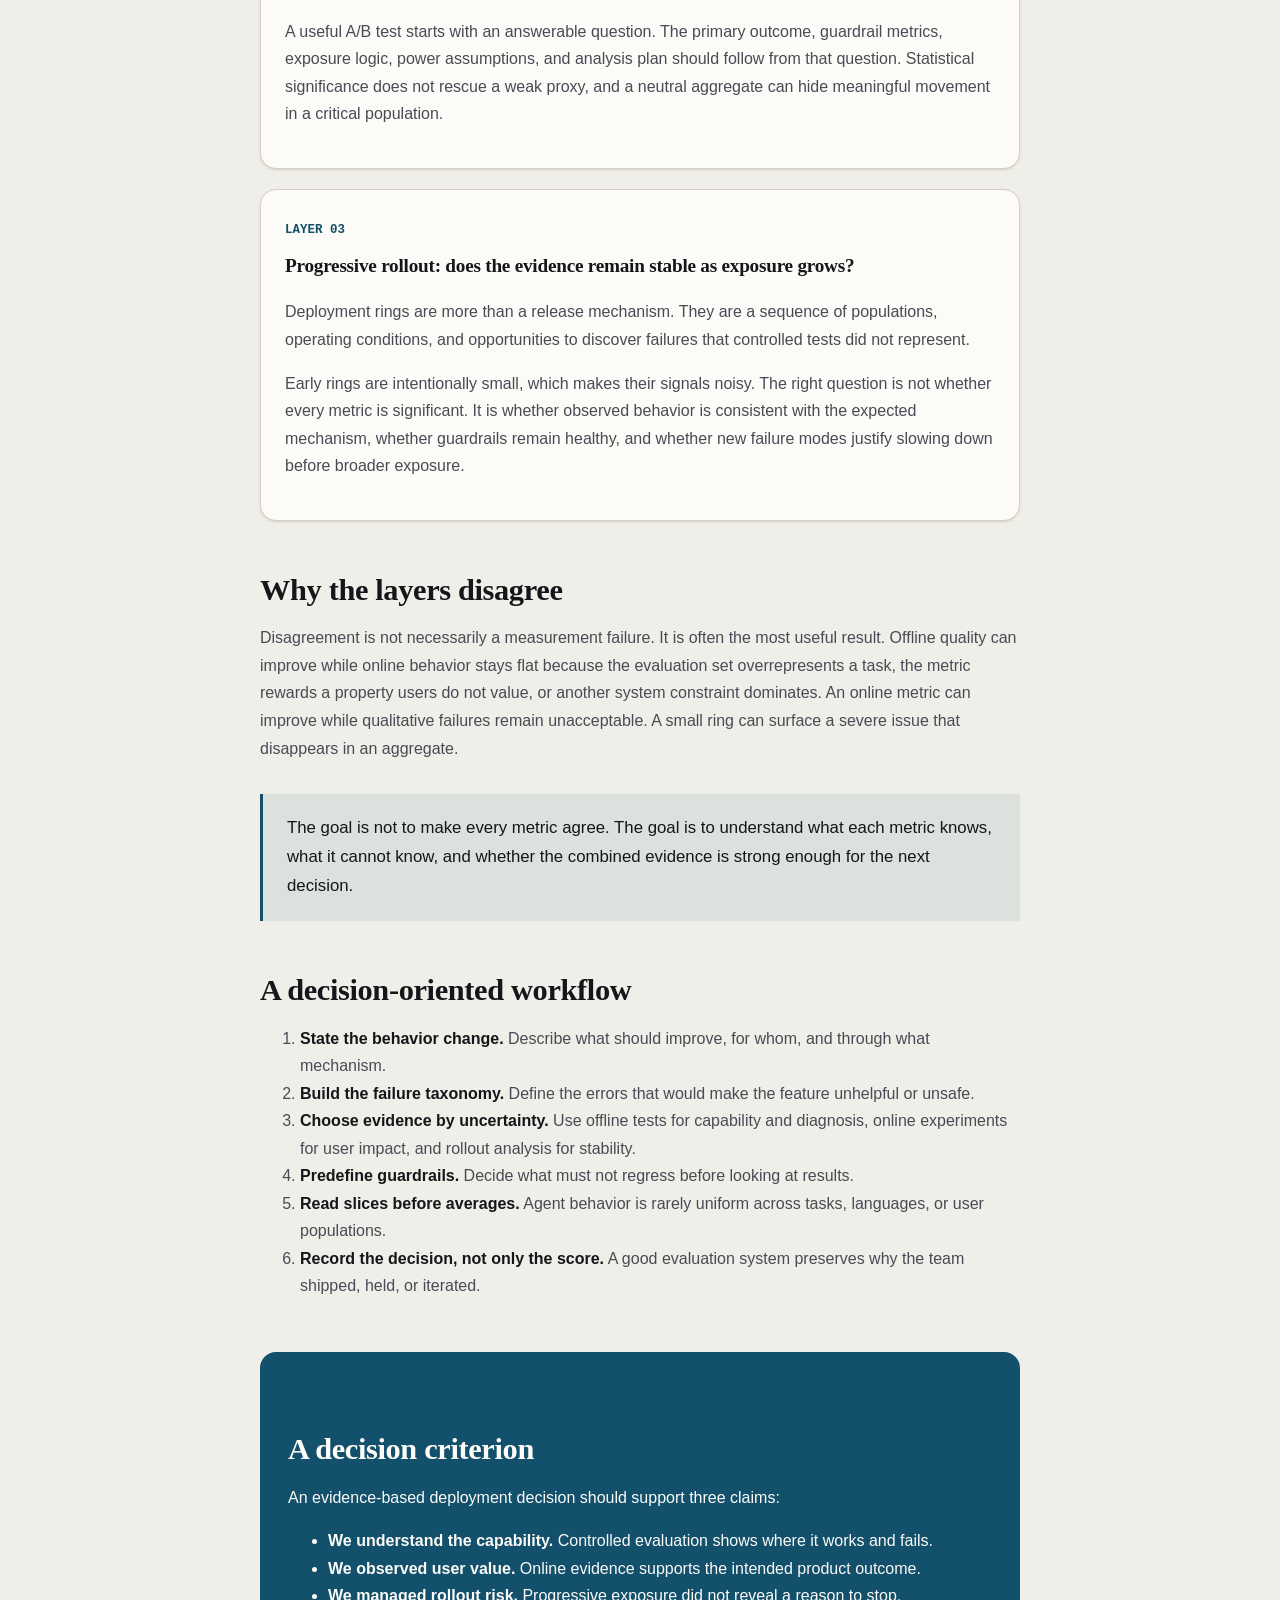
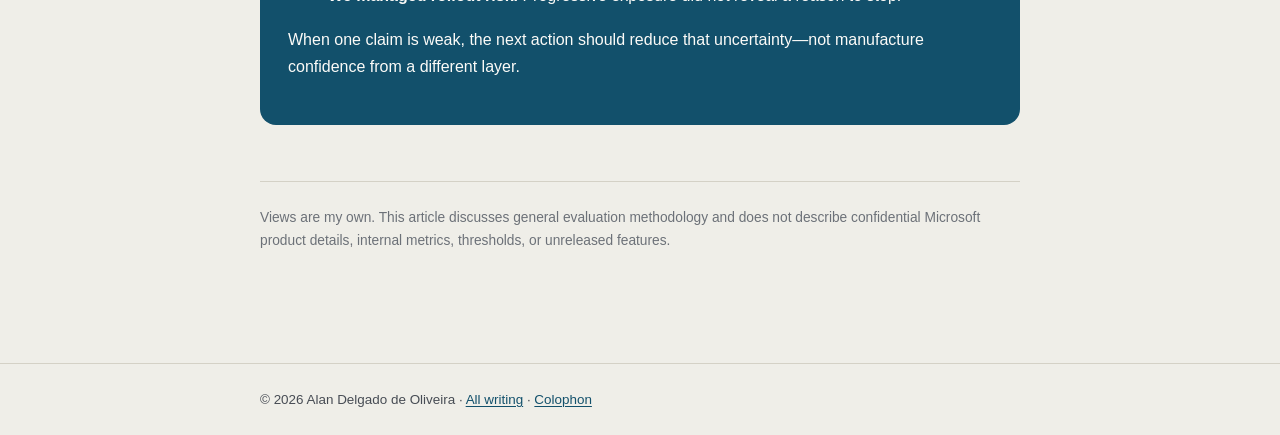
<file: writing/evidence-stack/index.html>
<!doctype html>
<html lang="en">
<head>
  <meta charset="utf-8">
  <meta name="viewport" content="width=device-width, initial-scale=1">
  <meta name="description" content="A three-layer evidence stack for evaluating agentic features: offline evaluation, online experiments, and progressive rollout analysis.">
  <link rel="canonical" href="https://delgadoliveira.github.io/writing/evidence-stack/">
  <meta property="og:type" content="article">
  <meta property="og:title" content="Separating capability, causal effect, and rollout risk">
  <meta property="og:description" content="Why offline evaluation, online experiments, and progressive rollout analysis answer different questions.">
  <meta property="article:published_time" content="2026-09-23">
  <title>Separating capability, causal effect, and rollout risk — Alan Delgado</title>
  <script>
    (() => {
      const param = new URLSearchParams(window.location.search).get("clawpilotTheme");
      const stored = localStorage.getItem("portfolio-theme");
      const theme =
        param || stored || (window.matchMedia("(prefers-color-scheme: dark)").matches ? "dark" : "light");
      document.documentElement.setAttribute("data-theme", theme);
    })();
  </script>
  <link rel="stylesheet" href="/assets/theme.css">
  <style>
    * { box-sizing: border-box; }
    body {
      margin: 0;
      background: var(--cp-bg);
      color: var(--cp-text);
      font-family: "Segoe UI", Aptos, Calibri, -apple-system, BlinkMacSystemFont, sans-serif;
      line-height: 1.72;
    }
    a { color: var(--cp-link); }
    .shell { width: min(760px, calc(100% - 40px)); margin: 0 auto; }
    header {
      border-bottom: 1px solid var(--cp-border);
      background: var(--cp-overlay);
      backdrop-filter: blur(16px);
    }
    nav {
      width: min(980px, calc(100% - 40px));
      min-height: 68px;
      margin: 0 auto;
      display: flex;
      align-items: center;
      justify-content: space-between;
      gap: 20px;
    }
    .brand { color: var(--cp-text); font-weight: 800; text-decoration: none; }
    .brand span { color: var(--cp-accent); }
    .nav-actions { display: flex; align-items: center; gap: 16px; }
    .nav-actions a { color: var(--cp-text-muted); font-size: 0.9rem; font-weight: 700; text-decoration: none; }
    button {
      width: 40px;
      height: 40px;
      border: 1px solid var(--cp-border);
      border-radius: 0.625rem;
      background: var(--cp-surface);
      color: var(--cp-text);
      cursor: pointer;
    }
    article { padding: 88px 0 96px; }
    .kicker {
      color: var(--cp-accent);
      font-family: Consolas, "Courier New", Courier, monospace;
      font-size: 0.78rem;
      font-weight: 800;
      letter-spacing: 0.08em;
      text-transform: uppercase;
    }
    h1 {
      margin: 18px 0 24px;
      font-size: clamp(2.8rem, 8vw, 5.5rem);
      line-height: 0.98;
      letter-spacing: -0.055em;
    }
    .dek { color: var(--cp-text-muted); font-size: 1.2rem; line-height: 1.55; }
    .meta {
      display: flex;
      flex-wrap: wrap;
      gap: 10px;
      margin: 24px 0 56px;
      color: var(--cp-text-muted);
      font-family: Consolas, "Courier New", Courier, monospace;
      font-size: 0.78rem;
      text-transform: uppercase;
    }
    h2 { margin: 52px 0 14px; font-size: 1.9rem; line-height: 1.18; letter-spacing: -0.025em; }
    h3 { margin: 32px 0 8px; font-size: 1.2rem; }
    p, li { color: var(--cp-text-muted); }
    strong { color: var(--cp-text); }
    blockquote {
      margin: 32px 0;
      padding: 20px 24px;
      border-left: 3px solid var(--cp-accent);
      background: var(--cp-accent-soft);
      color: var(--cp-text);
      font-size: 1.05rem;
    }
    .layer {
      margin: 20px 0;
      padding: 24px;
      border: 1px solid var(--cp-border);
      border-radius: 16px;
      background: var(--cp-surface);
      box-shadow: 0 1px 2px var(--cp-border);
    }
    .layer-number {
      color: var(--cp-accent);
      font-family: Consolas, "Courier New", Courier, monospace;
      font-size: 0.78rem;
      font-weight: 800;
    }
    .layer h3 { margin-top: 8px; }
    .decision {
      margin-top: 52px;
      padding: 28px;
      border-radius: 16px;
      background: var(--cp-accent);
      color: var(--cp-accent-fg);
    }
    .decision h2, .decision p, .decision li, .decision strong { color: var(--cp-accent-fg); }
    .disclaimer {
      margin-top: 56px;
      padding-top: 24px;
      border-top: 1px solid var(--cp-border);
      color: var(--cp-text-soft);
      font-size: 0.86rem;
    }
    footer { padding: 24px 0; border-top: 1px solid var(--cp-border); color: var(--cp-text-muted); font-size: 0.84rem; }
    :focus-visible { outline: 3px solid var(--cp-accent); outline-offset: 3px; }
    @media (max-width: 600px) {
      .shell, nav { width: min(100% - 24px, 760px); }
      article { padding-top: 64px; }
      .nav-actions a:first-child { display: none; }
    }
  </style>
</head>
<body>
  <header>
    <nav aria-label="Primary navigation">
      <a class="brand" href="/"><span>A.</span> Delgado</a>
      <div class="nav-actions">
        <a href="/reading/">Reading</a>
        <a href="/explorer/">Explorer</a>
        <a href="/writing/">All writing</a>
        <a href="/">Portfolio</a>
        <button id="themeToggle" aria-label="Toggle color theme" aria-pressed="false">◐</button>
      </div>
    </nav>
  </header>
  <article class="shell">
    <p class="kicker">Practice note · Evaluation</p>
    <h1>Separating capability, causal effect, and rollout risk</h1>
    <p class="dek">
      Offline evaluation, randomized experiments, and progressive rollout analysis estimate different
      quantities. Conflating them produces conclusions that the underlying measurements do not support.
    </p>
    <div class="meta"><span>Alan Delgado de Oliveira</span><span>September 23, 2026</span><span>8 min read</span></div>

    <p>
      An agentic feature rarely behaves like a conventional deterministic feature. Its output depends
      on the request, available context, tool state, retrieval quality, model behavior, and the path
      taken through the task. That flexibility is useful, but it makes a single aggregate metric a
      poor substitute for understanding.
    </p>
    <p>
      I find it more useful to think about evaluation as a <strong>three-layer evidence stack</strong>.
      Each layer reduces a different uncertainty. Together, they support a decision. Separately, each
      one leaves a blind spot large enough to matter.
    </p>

    <h2>The three questions</h2>
    <div class="layer">
      <span class="layer-number">LAYER 01</span>
      <h3>Offline evaluation: can the feature do the task well?</h3>
      <p>
        Offline evaluation creates a controlled environment for fast iteration. It should include
        representative tasks, explicit rubrics, important slices, known failure modes, and enough
        observability to explain why a score moved.
      </p>
      <p>
        Automated judges can extend coverage, but only after calibration against human labels. Judge
        agreement, bias by slice, sensitivity to verbosity, and drift after prompt or model changes
        are part of the evaluation system—not implementation details.
      </p>
    </div>
    <div class="layer">
      <span class="layer-number">LAYER 02</span>
      <h3>Online experimentation: does the feature help real users?</h3>
      <p>
        An offline win is evidence about a dataset and a rubric. An online experiment tests whether
        the change affects actual behavior under real traffic, context, latency, and user expectations.
      </p>
      <p>
        A useful A/B test starts with an answerable question. The primary outcome, guardrail metrics,
        exposure logic, power assumptions, and analysis plan should follow from that question. Statistical
        significance does not rescue a weak proxy, and a neutral aggregate can hide meaningful movement
        in a critical population.
      </p>
    </div>
    <div class="layer">
      <span class="layer-number">LAYER 03</span>
      <h3>Progressive rollout: does the evidence remain stable as exposure grows?</h3>
      <p>
        Deployment rings are more than a release mechanism. They are a sequence of populations,
        operating conditions, and opportunities to discover failures that controlled tests did not
        represent.
      </p>
      <p>
        Early rings are intentionally small, which makes their signals noisy. The right question is
        not whether every metric is significant. It is whether observed behavior is consistent with
        the expected mechanism, whether guardrails remain healthy, and whether new failure modes justify
        slowing down before broader exposure.
      </p>
    </div>

    <h2>Why the layers disagree</h2>
    <p>
      Disagreement is not necessarily a measurement failure. It is often the most useful result.
      Offline quality can improve while online behavior stays flat because the evaluation set overrepresents
      a task, the metric rewards a property users do not value, or another system constraint dominates.
      An online metric can improve while qualitative failures remain unacceptable. A small ring can surface
      a severe issue that disappears in an aggregate.
    </p>
    <blockquote>
      The goal is not to make every metric agree. The goal is to understand what each metric knows,
      what it cannot know, and whether the combined evidence is strong enough for the next decision.
    </blockquote>

    <h2>A decision-oriented workflow</h2>
    <ol>
      <li><strong>State the behavior change.</strong> Describe what should improve, for whom, and through what mechanism.</li>
      <li><strong>Build the failure taxonomy.</strong> Define the errors that would make the feature unhelpful or unsafe.</li>
      <li><strong>Choose evidence by uncertainty.</strong> Use offline tests for capability and diagnosis, online experiments for user impact, and rollout analysis for stability.</li>
      <li><strong>Predefine guardrails.</strong> Decide what must not regress before looking at results.</li>
      <li><strong>Read slices before averages.</strong> Agent behavior is rarely uniform across tasks, languages, or user populations.</li>
      <li><strong>Record the decision, not only the score.</strong> A good evaluation system preserves why the team shipped, held, or iterated.</li>
    </ol>

    <div class="decision">
      <h2>A decision criterion</h2>
      <p>An evidence-based deployment decision should support three claims:</p>
      <ul>
        <li><strong>We understand the capability.</strong> Controlled evaluation shows where it works and fails.</li>
        <li><strong>We observed user value.</strong> Online evidence supports the intended product outcome.</li>
        <li><strong>We managed rollout risk.</strong> Progressive exposure did not reveal a reason to stop.</li>
      </ul>
      <p>When one claim is weak, the next action should reduce that uncertainty—not manufacture confidence from a different layer.</p>
    </div>

    <p class="disclaimer">
      Views are my own. This article discusses general evaluation methodology and does not describe
      confidential Microsoft product details, internal metrics, thresholds, or unreleased features.
    </p>
  </article>
  <footer><div class="shell">© <span id="year"></span> Alan Delgado de Oliveira · <a href="/writing/">All writing</a> · <a href="/colophon/">Colophon</a></div></footer>
  <script>
    const root = document.documentElement;
    const toggle = document.getElementById("themeToggle");
    toggle.setAttribute("aria-pressed", String(root.getAttribute("data-theme") === "dark"));
    toggle.addEventListener("click", () => {
      const next = root.getAttribute("data-theme") === "dark" ? "light" : "dark";
      root.setAttribute("data-theme", next);
      localStorage.setItem("portfolio-theme", next);
      toggle.setAttribute("aria-pressed", String(next === "dark"));
    });
    document.getElementById("year").textContent = new Date().getFullYear();
  </script>
</body>
</html>
</file>
<file: assets/theme.css>
/* ============================================================================
   Shared theme for delgadoliveira.github.io
   ----------------------------------------------------------------------------
   Single source of truth for palette and typography. Every page links this
   before its own page-specific rules, so a restyle happens in one place.

   Visual direction: printed journal rather than product marketing. Paper
   stock, ink-dark text, a serif display face, hairline rules, and one
   restrained accent reserved for links and data.
   ========================================================================== */

:root {
  color-scheme: light;

  /* Paper and ink */
  --cp-bg: #efeee8;
  --cp-bg-elevated: #f6f5f0;
  --cp-surface: #fcfbf8;
  --cp-surface-soft: #e8e6de;
  --cp-border: #d4d1c6;
  --cp-border-strong: #9b978a;
  --cp-text: #14161a;
  --cp-text-muted: #474c54;
  --cp-text-soft: #6c7178;

  /* Single accent: deep petrol blue, used for links and emphasis only */
  --cp-accent: #12506b;
  --cp-accent-hover: #0d3d52;
  --cp-accent-soft: rgba(18, 80, 107, 0.08);
  --cp-accent-fg: #fcfbf8;
  --cp-link: #12506b;

  /* Semantic, desaturated to sit alongside ink rather than shout */
  --cp-success: #1f6f43;
  --cp-danger: #a32424;
  --cp-warning: #8a6100;

  --cp-shadow: 0 1px 2px rgba(20, 22, 26, 0.06);
  --cp-overlay: rgba(239, 238, 232, 0.86);
  --cp-panel: rgba(252, 251, 248, 0.9);
  --cp-panel-strong: rgba(252, 251, 248, 0.97);
  --cp-sheen: rgba(255, 255, 255, 0.5);
  --cp-highlight: rgba(18, 80, 107, 0.1);

  --cp-font-display: "Iowan Old Style", "Palatino Linotype", Palatino,
    "Book Antiqua", Georgia, "Times New Roman", serif;
  --cp-font-body: "Segoe UI", Aptos, Calibri, -apple-system,
    BlinkMacSystemFont, sans-serif;
  --cp-font-mono: Consolas, "Cascadia Mono", "Courier New", Courier, monospace;
}

html[data-theme="dark"] {
  color-scheme: dark;

  --cp-bg: #15181c;
  --cp-bg-elevated: #1a1e23;
  --cp-surface: #1e2329;
  --cp-surface-soft: #252b32;
  --cp-border: #343b43;
  --cp-border-strong: #4e565f;
  --cp-text: #e9e7e1;
  --cp-text-muted: #a8adb4;
  --cp-text-soft: #868c94;

  --cp-accent: #7ab8d4;
  --cp-accent-hover: #96c8de;
  --cp-accent-soft: rgba(122, 184, 212, 0.12);
  --cp-accent-fg: #14161a;
  --cp-link: #7ab8d4;

  --cp-success: #5fbc85;
  --cp-danger: #e07a7a;
  --cp-warning: #d6a545;

  --cp-shadow: 0 1px 2px rgba(0, 0, 0, 0.4);
  --cp-overlay: rgba(21, 24, 28, 0.88);
  --cp-panel: rgba(30, 35, 41, 0.78);
  --cp-panel-strong: rgba(30, 35, 41, 0.97);
  --cp-sheen: rgba(255, 255, 255, 0.03);
  --cp-highlight: rgba(122, 184, 212, 0.12);
}

/* ---------------------------------------------------------------------------
   Typography. Selectors are intentionally prefixed with `html` so they win
   against the plain element rules inside each page's own <style> block,
   regardless of source order.
   ------------------------------------------------------------------------ */

html body {
  font-family: var(--cp-font-body);
}

html h1,
html h2,
html h3,
html .brand {
  font-family: var(--cp-font-display);
  font-weight: 600;
  letter-spacing: -0.012em;
}

html h1 {
  line-height: 1.06;
}

/* Mono is reserved for labels, identifiers, and numbers. */
html .kicker,
html .section-number,
html .layer-number,
html .track-num,
html .item-meta,
html .meta,
html .sub,
html .status,
html .badge,
html .project-meta,
html .writing-meta,
html .writing-type,
html .card-kicker,
html .verdict b,
html .call,
html .control .value,
html .stat-row span:last-child {
  font-family: var(--cp-font-mono);
}

/* Hairline rules read as typographic, not as UI chrome. */
html hr,
html .rule {
  border: none;
  border-top: 1px solid var(--cp-border);
  margin: 40px 0;
}

html a {
  color: var(--cp-link);
  text-underline-offset: 0.18em;
  text-decoration-thickness: 1px;
}

html :focus-visible {
  outline: 2px solid var(--cp-accent);
  outline-offset: 3px;
}

@media (prefers-reduced-motion: reduce) {
  html *,
  html *::before,
  html *::after {
    animation-duration: 0.001ms !important;
    transition-duration: 0.001ms !important;
    scroll-behavior: auto !important;
  }
}

/* ============================================================================
   PRINT — the portfolio prints as a CV.
   ----------------------------------------------------------------------------
   Rather than maintaining a separate PDF that drifts out of date, Ctrl+P on the
   home page produces a plain, typeset curriculum vitae from the same source.
   Interactive chrome, promotional blocks and decorative surfaces are dropped;
   the substance (roles, publications, teaching, education) is kept and
   reflowed for paper.
   ========================================================================== */

@media print {
  @page {
    size: A4;
    margin: 16mm 15mm;
  }

  html, body {
    background: #fff !important;
    color: #000 !important;
    font-size: 10.5pt;
    line-height: 1.42;
  }

  /* Reveal-on-scroll must never leave content invisible on paper. */
  .reveal,
  .reveal.is-visible,
  [class*="reveal"] {
    opacity: 1 !important;
    transform: none !important;
    animation: none !important;
    transition: none !important;
  }

  /* Screen-only chrome. */
  .site-header,
  .skip-link,
  .theme-toggle,
  .nav-links,
  .actions,
  .button,
  .text-link,
  .portrait-wrap,
  #tools,
  #practice,
  #writing,
  .writing-grid,
  body > footer,
  footer .nav-links {
    display: none !important;
  }

  main, .shell { width: auto !important; max-width: none !important; margin: 0 !important; padding: 0 !important; }

  /* Masthead: name, role, and where to find the full version. */
  .hero { padding: 0 0 10pt !important; border-bottom: 0.5pt solid #000; margin-bottom: 14pt; }
  .eyebrow { font-size: 8pt !important; letter-spacing: 0.08em; color: #444 !important; margin: 0 0 4pt !important; }
  .hero-name { font-size: 21pt !important; margin: 0 0 6pt !important; color: #000 !important; }
  .hero-name span, .hero-name b, .hero-name strong { color: #000 !important; }
  .hero-copy { font-size: 10pt !important; color: #222 !important; margin: 0 !important; max-width: none !important; }
  .status { font-size: 8.5pt !important; color: #444 !important; }

  .hero::after {
    content: "Full version, interactive tools and source: delgadoliveira.github.io";
    display: block;
    margin-top: 8pt;
    font-size: 8.5pt;
    color: #444;
  }

  /* Sections. */
  section { padding: 0 !important; margin: 0 0 14pt !important; border: none !important; background: none !important; }
  .section-head { margin-bottom: 7pt !important; }
  .section-number { font-size: 7.5pt !important; color: #666 !important; }
  .section-intro { font-size: 9.5pt !important; color: #333 !important; margin-bottom: 8pt !important; }

  h2 { font-size: 13pt !important; margin: 0 0 5pt !important; border-bottom: 0.5pt solid #999; padding-bottom: 3pt; }
  h3 { font-size: 10.5pt !important; margin: 0 0 2pt !important; }

  /* Entries: never split a role or publication across a page break. */
  .role, .publication, .education-item, .practice-card, .project-card, .profile-card, .module {
    break-inside: avoid;
    page-break-inside: avoid;
    border: none !important;
    background: none !important;
    box-shadow: none !important;
    padding: 0 !important;
    margin: 0 0 9pt !important;
    border-radius: 0 !important;
  }

  .role { display: grid !important; grid-template-columns: 30mm 1fr !important; gap: 0 6mm !important; }
  .role-time { font-size: 8.5pt !important; color: #444 !important; }
  .role-company { font-size: 9.5pt !important; font-style: italic; color: #333 !important; margin: 0 0 2pt !important; }
  .role-description { font-size: 9.5pt !important; color: #000 !important; margin: 0 !important; }

  .publication { display: grid !important; grid-template-columns: 30mm 1fr !important; gap: 0 6mm !important; }
  .pub-year { font-size: 8.5pt !important; color: #444 !important; }

  /* Print the DOI rather than an unusable "DOI" link label. */
  .pub-link { display: none !important; }
  .publication a[href^="https://doi.org/"]::after,
  .publication a[href^="http"]::after { content: none; }

  .pill, .badge, .fact, .card-kicker, .practice-index, .writing-type { color: #333 !important; border-color: #999 !important; background: none !important; }

  /* Decorative panels keep their content but lose their surfaces. */
  .facts {
    background: none !important;
    border: none !important;
    border-radius: 0 !important;
    padding: 0 !important;
    box-shadow: none !important;
    display: block !important;
    margin-top: 6pt !important;
  }
  .facts .fact {
    display: block !important;
    margin: 0 0 3pt !important;
    font-size: 9.5pt !important;
  }
  .facts .fact strong {
    color: #000 !important;
    display: inline !important;
    font-size: 9.5pt !important;
    font-weight: 700 !important;
  }
  .facts .fact strong::after { content: ": "; }
  .facts .fact span { color: #222 !important; display: inline !important; font-size: 9.5pt !important; }

  /* The portrait is hidden; do not leave its grid track behind. */
  .hero { display: block !important; }

  a, a:visited { color: #000 !important; text-decoration: none !important; }

  /* Page-break discipline around major headings. */
  section, .section-head { break-after: avoid-page; }
  h2, h3 { break-after: avoid-page; page-break-after: avoid; }
}

/* Current-section indicator, set by the scrollspy on the home page. */
html .nav-links a {
  position: relative;
  transition: color 0.18s ease;
}
html .nav-links a.is-current {
  color: var(--cp-accent);
}
html .nav-links a.is-current::after {
  content: "";
  position: absolute;
  left: 0;
  right: 0;
  bottom: -6px;
  height: 2px;
  background: var(--cp-accent);
}
</file>
